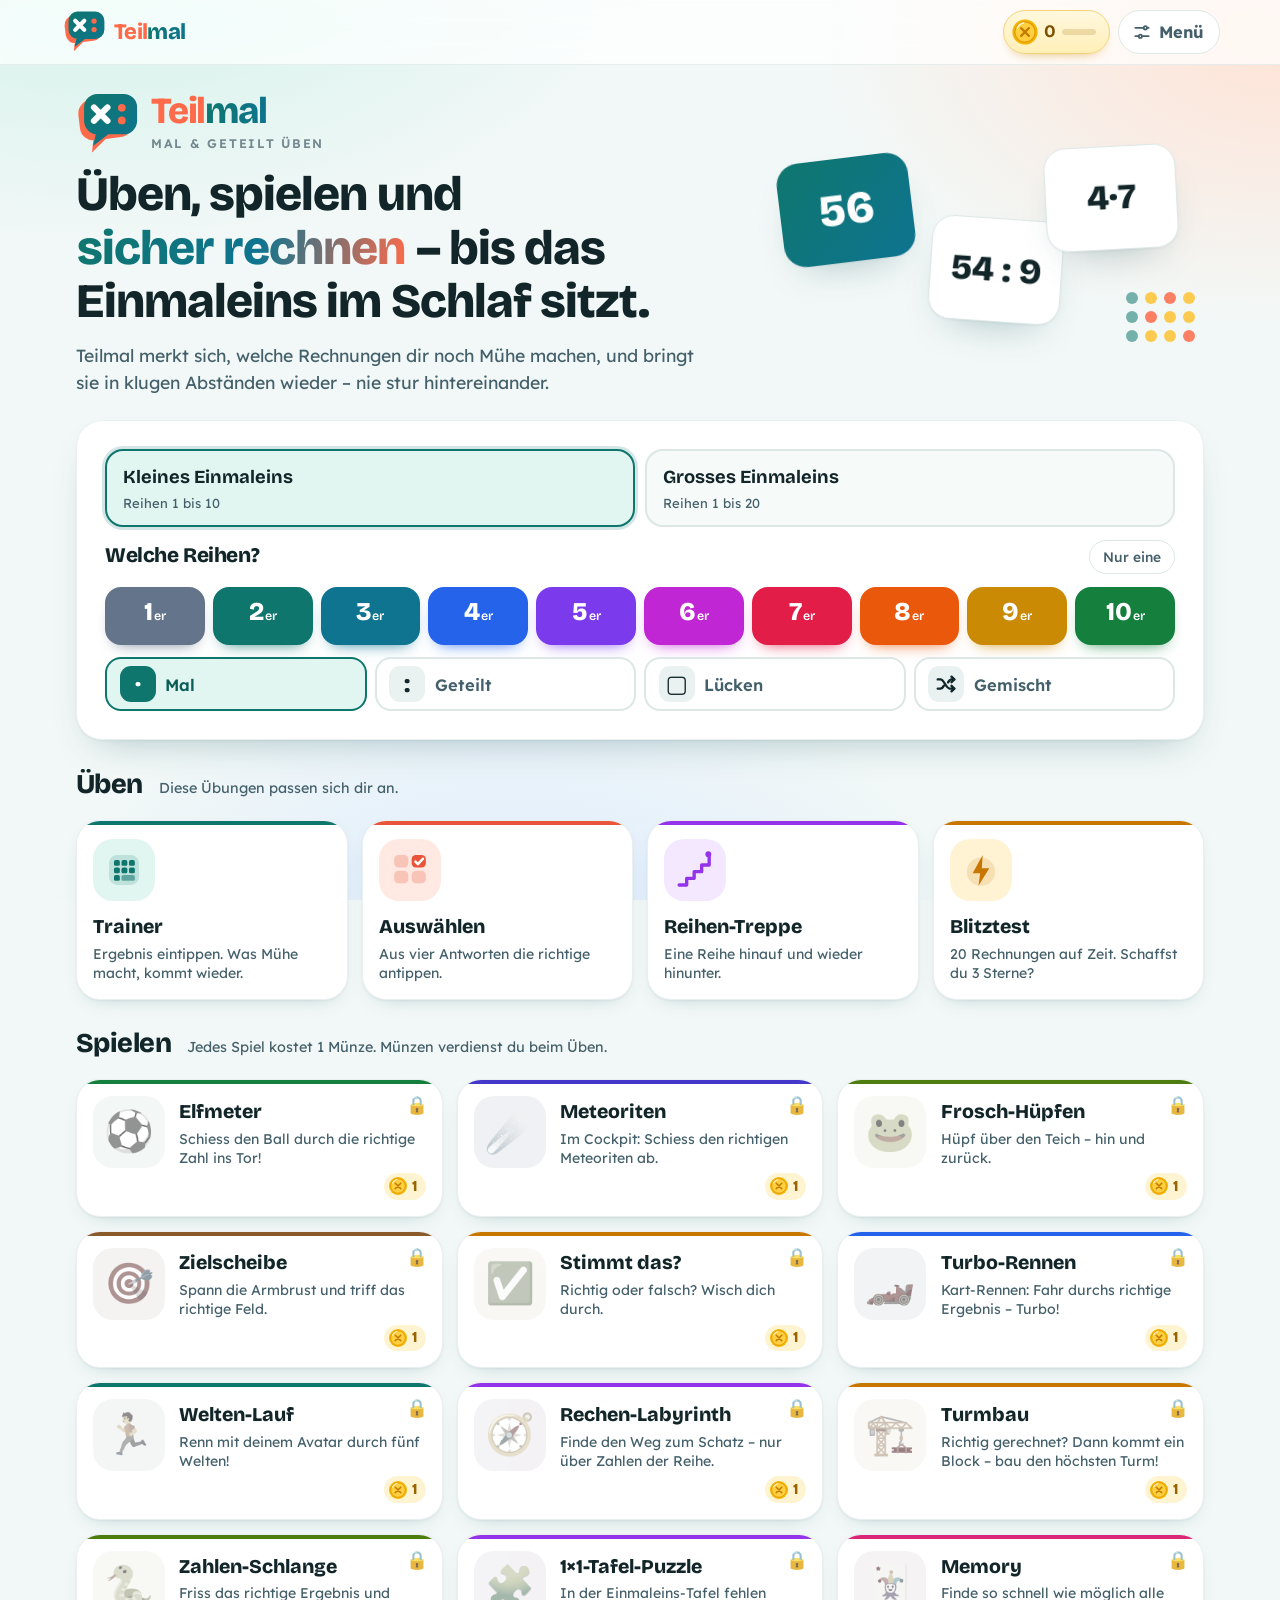
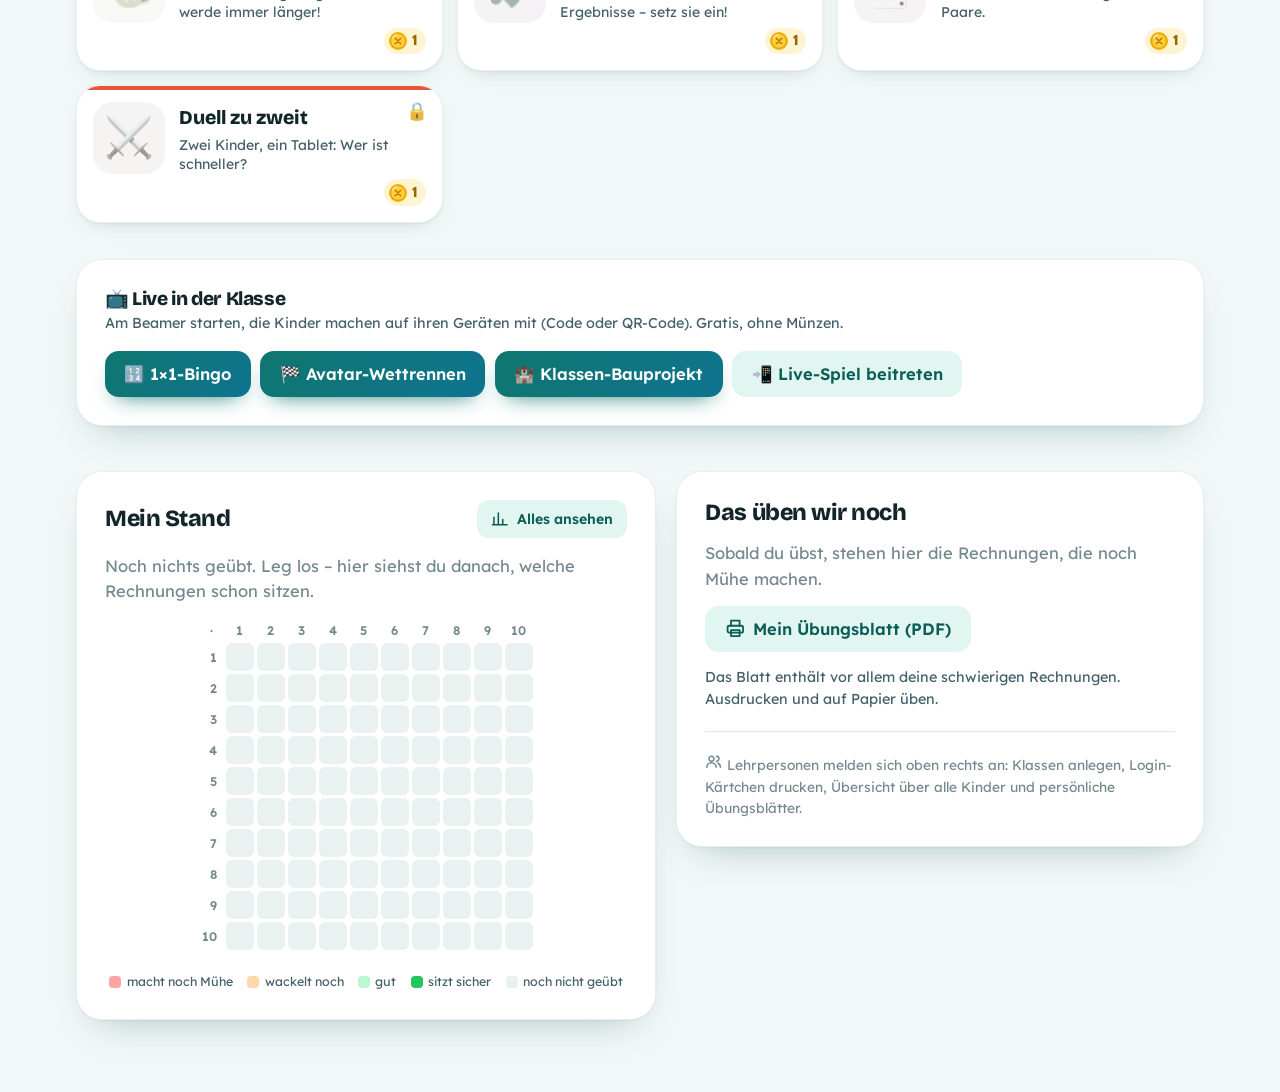
<file: index.html>
<!doctype html>
<html lang="de">
<head>
  <meta charset="utf-8">
  <meta name="viewport" content="width=device-width, initial-scale=1, viewport-fit=cover">
  <title>Teilmal – Mal &amp; Geteilt üben</title>
  <meta name="description" content="Teilmal: Mal und Geteilt üben, das kleine und das grosse Einmaleins festigen – mit Trainer, 3D-Spielen wie Elfmeter, Meteoriten und Frosch-Hüpfen, Klassen-Logins, Übersicht für Lehrpersonen und persönlichen Übungsblättern als PDF.">
  <meta name="theme-color" content="#0F766E">
  <link rel="icon" href="data:image/svg+xml,%3Csvg%20xmlns%3D%22http%3A%2F%2Fwww.w3.org%2F2000%2Fsvg%22%20viewBox%3D%223%2011%2069%2069%22%3E%3Cdefs%3E%3ClinearGradient%20id%3D%22t%22%20x1%3D%220%22%20y1%3D%220%22%20x2%3D%221%22%20y2%3D%221%22%3E%3Cstop%20offset%3D%220%22%20stop-color%3D%22%230F766E%22%2F%3E%3Cstop%20offset%3D%221%22%20stop-color%3D%22%230E7490%22%2F%3E%3C%2FlinearGradient%3E%3C%2Fdefs%3E%3Cpath%20d%3D%22M27%2012H56a15%2015%200%200%201%2015%2015V42a15%2015%200%200%201-15%2015H39L22%2070l3-13H27a15%2015%200%200%201-15-15V27a15%2015%200%200%201%2015-15z%22%20fill%3D%22%23FF6B4A%22%20transform%3D%22translate%28-5%205%29%20rotate%28-7%2041%2040%29%22%2F%3E%3Cpath%20d%3D%22M27%2012H56a15%2015%200%200%201%2015%2015V42a15%2015%200%200%201-15%2015H39L22%2070l3-13H27a15%2015%200%200%201-15-15V27a15%2015%200%200%201%2015-15z%22%20fill%3D%22url%28%23t%29%22%2F%3E%3Cpath%20d%3D%22M23%2027l15%2015M38%2027%2023%2042%22%20stroke%3D%22%23fff%22%20stroke-width%3D%226.8%22%20stroke-linecap%3D%22round%22%2F%3E%3Cg%20fill%3D%22%23FF6B4A%22%3E%3Ccircle%20cx%3D%2254%22%20cy%3D%2227.5%22%20r%3D%224.3%22%2F%3E%3Ccircle%20cx%3D%2254%22%20cy%3D%2241.5%22%20r%3D%224.3%22%2F%3E%3C%2Fg%3E%3C%2Fsvg%3E">
  <link rel="apple-touch-icon" href="apple-touch-icon.png">
  <link rel="preconnect" href="https://fonts.googleapis.com">
  <link rel="preconnect" href="https://fonts.gstatic.com" crossorigin>
  <link rel="stylesheet" href="https://fonts.googleapis.com/css2?family=Bricolage+Grotesque:opsz,wght@12..96,600;12..96,800&family=Lexend:wght@400;500;600;700&display=swap">
  <link rel="stylesheet" href="css/styles.css?v=20261121201310">
  <link rel="stylesheet" href="css/menu.css?v=20261121201310">
  <link rel="stylesheet" href="css/avatar.css?v=20261121201310">
  <link rel="stylesheet" href="css/world3d.css?v=20261121201310">
  <link rel="stylesheet" href="css/games2.css?v=20261121201310">
  <link rel="stylesheet" href="css/runner3d.css?v=20261121201310">
</head>
<body>
  <div id="app">
    <noscript><p style="padding:2rem">Teilmal braucht JavaScript. Bitte aktiviere es in deinem Browser.</p></noscript>
  </div>
  <script src="js/umzug.js?v=20261121201310"></script>
  <script src="js/config.js?v=20261121201310"></script>
  <script src="js/vendor/qrcode.js?v=20261121201310"></script>
  <script src="js/kid-pics.js?v=20261121201310"></script>
  <script src="js/core.js?v=20261121201310"></script>
  <script src="js/ui.js?v=20261121201310"></script>
  <script src="js/coins.js?v=20261121201310"></script>
  <script src="js/modes.js?v=20261121201310"></script>
  <script src="js/games.js?v=20261121201310"></script>
  <script src="js/games2.js?v=20261121201310"></script>
  <script src="js/games3d.js?v=20261121201310"></script>
  <script src="js/kart3d.js?v=20261121201310"></script>
  <script src="js/sheets.js?v=20261121201310"></script>
  <script src="js/sso.js?v=20261121201310"></script>
  <script src="js/cloud.js?v=20261121201310"></script>
  <script>window.AVATAR_APP = 'einmaleins';</script>
  <script src="js/avatar.js?v=20261121201310"></script>
  <script src="js/shop3d.js?v=20261121201310"></script>
  <script src="js/world3d.js?v=20261121201310"></script>
  <script src="js/classes.js?v=20261121201310"></script>
  <script src="js/live.js?v=20261121201310"></script>
  <script src="js/menu.js?v=20261121201310"></script>
  <script src="js/main.js?v=20261121201310"></script>
</body>
</html>
</file>
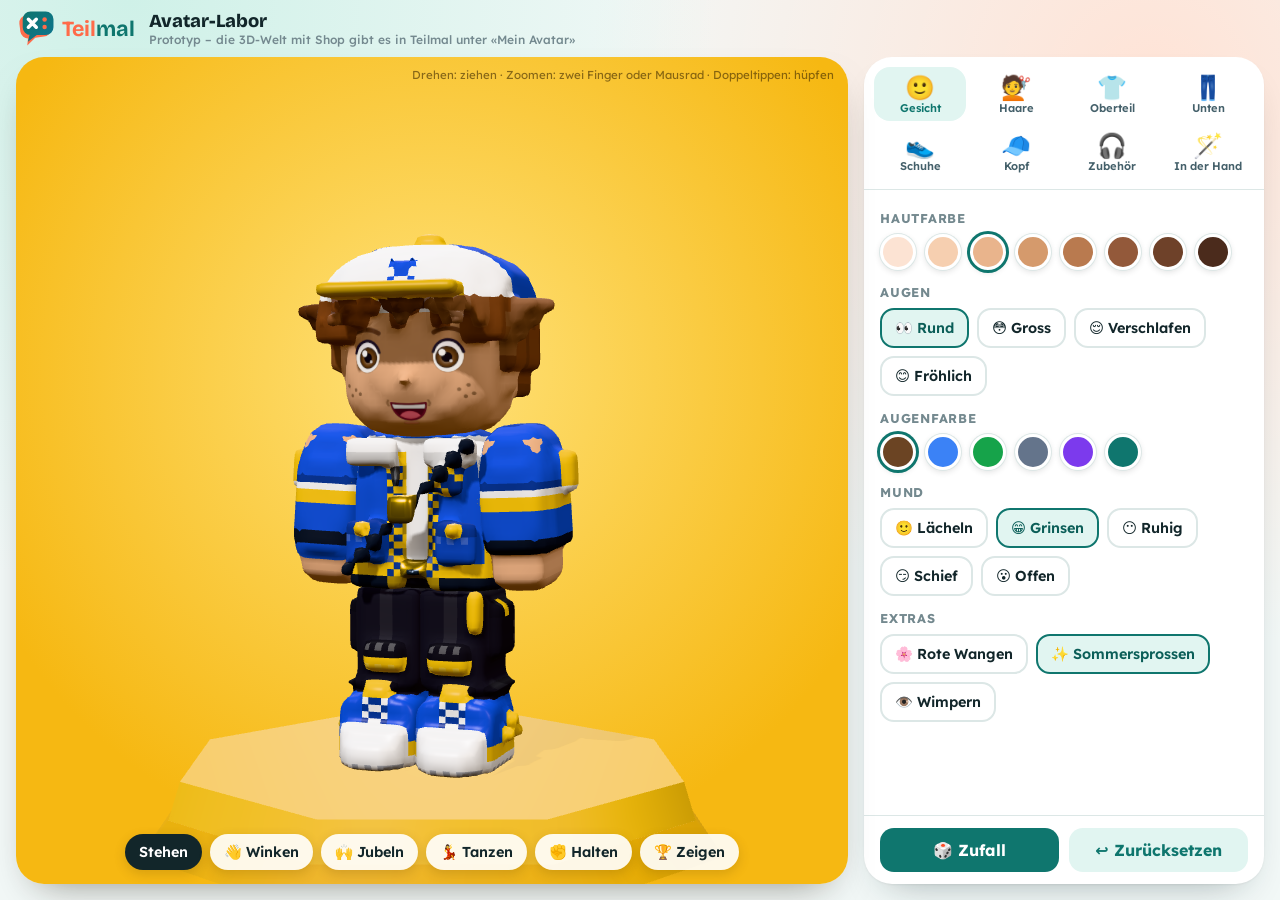
<file: labor/avatar.html>
<!doctype html>
<html lang="de">
<head>
  <meta charset="utf-8">
  <meta name="viewport" content="width=device-width, initial-scale=1, viewport-fit=cover">
  <meta name="robots" content="noindex, nofollow">
  <title>Teilmal – Avatar-Labor (Prototyp)</title>
  <link rel="icon" href="../icon.svg" type="image/svg+xml">
  <link rel="preconnect" href="https://fonts.googleapis.com">
  <link rel="preconnect" href="https://fonts.gstatic.com" crossorigin>
  <link rel="stylesheet" href="https://fonts.googleapis.com/css2?family=Bricolage+Grotesque:opsz,wght@12..96,600;12..96,800&family=Lexend:wght@400;500;600;700&display=swap">
  <link rel="stylesheet" href="avatar-lab.css?v=1">
</head>
<body>
  <header class="lab-top">
    <a class="lab-brand" href="../"><img src="../icon.svg" alt=""><b><span class="teil">Teil</span><span class="mal">mal</span></b></a>
    <span class="lab-title">Avatar-Labor <small>Prototyp – die 3D-Welt mit Shop gibt es in Teilmal unter «Mein Avatar»</small></span>
  </header>
  <main class="lab">
    <section class="lab-stage" id="stage" aria-label="Dein Avatar">
      <div class="lab-perf" id="perf" aria-hidden="true"></div>
      <div class="lab-anims" id="anims" role="group" aria-label="Bewegungen"></div>
      <p class="lab-hint">Drehen: ziehen · Zoomen: zwei Finger oder Mausrad · Doppeltippen: hüpfen</p>
      <p class="lab-nogl" id="nogl" hidden>Dieses Gerät kann leider keine 3D-Grafik anzeigen.</p>
    </section>
    <section class="lab-panel">
      <nav class="lab-tabs" id="tabs" role="tablist"></nav>
      <div class="lab-opts" id="opts"></div>
      <div class="lab-actions">
        <button class="lab-btn" id="rnd">🎲 Zufall</button>
        <button class="lab-btn ghost" id="reset">↩︎ Zurücksetzen</button>
      </div>
    </section>
  </main>
  <script src="../js/avatar3d.js?v=1"></script>
  <script type="module" src="avatar-lab.js?v=1"></script>
</body>
</html>
</file>
<file: css/styles.css>
/* Teilmal – Gestaltung
   Wie Vokaboom: hell, freundlich, grosse runde Karten, weiche Farbverläufe im Hintergrund.
   Eigene Farben: Petrol/Türkis als Hauptfarbe, dazu Koralle und Sonnengelb. Jede Übung und jedes Spiel mit eigener Farbe. */
:root {
  --bg: #F2F8F7;
  --bg-glow-1: #CFF1E8;
  --bg-glow-2: #FFE3D6;
  --bg-glow-3: #D9E9FF;
  --paper: #FFFFFF;
  --paper-2: #F6FAF9;
  --sunken: #EAF2F1;
  --sunken-2: #DCE8E6;
  --ink: #12262A;
  --ink-2: #44606A;
  --ink-3: #74898F;
  --line: #DCE7E6;
  --line-2: #C3D4D3;
  --brand: #0F766E;
  --brand-2: #0E7490;
  --brand-ink: #0B5E58;
  --brand-wash: #E1F5F1;
  --on-brand: #FFFFFF;
  --coral: #FF6B4A;
  --coral-ink: #B8361C;
  --coral-wash: #FFE9E2;
  --sun: #FFC233;
  --sun-wash: #FFF4D2;
  --green: #16A34A;
  --green-ink: #126B34;
  --green-wash: #DCF7E5;
  --red: #E0393E;
  --red-ink: #B42328;
  --red-wash: #FFE3E4;
  --orange: #EA7A0C;
  --orange-wash: #FFEDD8;
  --lv-none: #EAF2F1; --lv-none-ink: #8AA0A6;
  --lv-weak: #FCA5A5; --lv-weak-ink: #7F1D1D;
  --lv-shaky: #FED7AA; --lv-shaky-ink: #7C2D12;
  --lv-ok: #BBF7D0; --lv-ok-ink: #14532D;
  --lv-top: #22C55E; --lv-top-ink: #FFFFFF;
  --shadow-card: 0 1px 2px rgba(18, 38, 42, .05), 0 18px 40px -22px rgba(15, 80, 90, .38);
  --shadow-soft: 0 1px 2px rgba(18, 38, 42, .05), 0 8px 22px -14px rgba(15, 80, 90, .34);
  --shadow-pop: 0 30px 70px -24px rgba(18, 38, 42, .45);
  --overlay: rgba(10, 30, 34, .42);
  --glass: rgba(255, 255, 255, .74);
  --font-display: "Bricolage Grotesque", "Segoe UI", system-ui, -apple-system, sans-serif;
  --font-body: "Lexend", "Segoe UI", system-ui, -apple-system, "Helvetica Neue", Arial, sans-serif;
  --font-emoji: "Apple Color Emoji", "Segoe UI Emoji", "Noto Color Emoji", sans-serif;
  --gutter-l: max(16px, env(safe-area-inset-left, 0px));
  --gutter-r: max(16px, env(safe-area-inset-right, 0px));
  --r-lg: 26px; --r-md: 18px; --r-sm: 13px;
}
@media (prefers-color-scheme: dark) {
  :root:not([data-theme="light"]) {
    --bg: #0B1719; --bg-glow-1: #0F3B37; --bg-glow-2: #3A1D16; --bg-glow-3: #12274A;
    --paper: #142427; --paper-2: #182B2F; --sunken: #1D3236; --sunken-2: #263F44;
    --ink: #E8F4F2; --ink-2: #B4CBCB; --ink-3: #85A0A3; --line: #24393D; --line-2: #33504F;
    --brand: #2DD4BF; --brand-2: #38BDF8; --brand-ink: #7FE9DA; --brand-wash: #133A37; --on-brand: #06201D;
    --coral: #FF8A6B; --coral-ink: #FFB29E; --coral-wash: #3D1F17; --sun: #FFCE5C; --sun-wash: #3A3012;
    --green: #34D399; --green-ink: #8CF0C6; --green-wash: #10382C;
    --red: #FF6B75; --red-ink: #FFA0A6; --red-wash: #45191F; --orange-wash: #43290F;
    --lv-none: #1D3236; --lv-none-ink: #6E8A8E; --lv-weak: #7F2A2A; --lv-weak-ink: #FFD1D1; --lv-shaky: #6B3D12; --lv-shaky-ink: #FFE2C2;
    --lv-ok: #1F5B3A; --lv-ok-ink: #CFF7DD; --lv-top: #22C55E; --lv-top-ink: #04210F;
    --shadow-card: 0 1px 2px rgba(0, 0, 0, .3), 0 18px 40px -20px rgba(0, 0, 0, .75);
    --shadow-soft: 0 1px 2px rgba(0, 0, 0, .3), 0 8px 22px -12px rgba(0, 0, 0, .7);
    --overlay: rgba(2, 10, 12, .62); --glass: rgba(20, 36, 39, .74);
    color-scheme: dark;
  }
}
:root[data-theme="dark"] {
  --bg: #0B1719; --bg-glow-1: #0F3B37; --bg-glow-2: #3A1D16; --bg-glow-3: #12274A;
  --paper: #142427; --paper-2: #182B2F; --sunken: #1D3236; --sunken-2: #263F44;
  --ink: #E8F4F2; --ink-2: #B4CBCB; --ink-3: #85A0A3; --line: #24393D; --line-2: #33504F;
  --brand: #2DD4BF; --brand-2: #38BDF8; --brand-ink: #7FE9DA; --brand-wash: #133A37; --on-brand: #06201D;
  --coral: #FF8A6B; --coral-ink: #FFB29E; --coral-wash: #3D1F17; --sun: #FFCE5C; --sun-wash: #3A3012;
  --green: #34D399; --green-ink: #8CF0C6; --green-wash: #10382C;
  --red: #FF6B75; --red-ink: #FFA0A6; --red-wash: #45191F; --orange-wash: #43290F;
  --lv-none: #1D3236; --lv-none-ink: #6E8A8E; --lv-weak: #7F2A2A; --lv-weak-ink: #FFD1D1; --lv-shaky: #6B3D12; --lv-shaky-ink: #FFE2C2;
  --lv-ok: #1F5B3A; --lv-ok-ink: #CFF7DD; --lv-top: #22C55E; --lv-top-ink: #04210F;
  --shadow-card: 0 1px 2px rgba(0, 0, 0, .3), 0 18px 40px -20px rgba(0, 0, 0, .75);
  --shadow-soft: 0 1px 2px rgba(0, 0, 0, .3), 0 8px 22px -12px rgba(0, 0, 0, .7);
  --overlay: rgba(2, 10, 12, .62); --glass: rgba(20, 36, 39, .74);
  color-scheme: dark;
}

/* Farben der Übungen und Spiele */
.c-teal { --c: #0F766E; --cw: #E1F5F1; }
.c-coral { --c: #E8553A; --cw: #FFE9E2; }
.c-blue { --c: #2563EB; --cw: #E3ECFF; }
.c-purple { --c: #9333EA; --cw: #F3E8FF; }
.c-sun { --c: #C77700; --cw: #FFF3D4; }
.c-green { --c: #15803D; --cw: #DDF7E5; }
.c-night { --c: #4338CA; --cw: #E4E7FF; }
.c-lime { --c: #4D7C0F; --cw: #ECFCCB; }
.c-pink { --c: #DB2777; --cw: #FDE7F1; }
:root[data-theme="dark"] .c-teal, :root[data-theme="dark"] .c-coral, :root[data-theme="dark"] .c-blue, :root[data-theme="dark"] .c-purple, :root[data-theme="dark"] .c-sun, :root[data-theme="dark"] .c-green, :root[data-theme="dark"] .c-night, :root[data-theme="dark"] .c-lime, :root[data-theme="dark"] .c-pink { --cw: color-mix(in srgb, var(--c) 22%, var(--paper)); --c: color-mix(in srgb, var(--c) 55%, #fff); }
@media (prefers-color-scheme: dark) {
  :root:not([data-theme="light"]) :is(.c-teal, .c-coral, .c-blue, .c-purple, .c-sun, .c-green, .c-night, .c-lime, .c-pink) { --cw: color-mix(in srgb, var(--c) 22%, var(--paper)); --c: color-mix(in srgb, var(--c) 55%, #fff); }
}

/* ---------- Grundlagen ---------- */
*, *::before, *::after { box-sizing: border-box; }
html { -webkit-text-size-adjust: 100%; }
body {
  margin: 0; min-height: 100vh;
  background-color: var(--bg);
  background-image:
    radial-gradient(900px 520px at 8% -8%, var(--bg-glow-1), transparent 62%),
    radial-gradient(760px 480px at 100% 4%, var(--bg-glow-2), transparent 60%),
    radial-gradient(820px 560px at 40% 110%, var(--bg-glow-3), transparent 60%);
  background-attachment: fixed;
  color: var(--ink); font-family: var(--font-body); font-size: 16.5px; line-height: 1.55;
  -webkit-font-smoothing: antialiased;
}
body::before { content: ""; position: fixed; inset: 0 0 auto; height: env(safe-area-inset-top, 0px); z-index: 30; background: var(--glass); }
body.has-modal { overflow: hidden; }
h1, h2, h3 { font-family: var(--font-display); font-weight: 800; line-height: 1.1; margin: 0; text-wrap: balance; letter-spacing: -.02em; }
h3 { font-size: 1.15rem; }
p { margin: 0; }
a { color: var(--brand-ink); }
button, input, textarea, select { font: inherit; color: inherit; }
button { cursor: pointer; }
:focus-visible { outline: 3px solid var(--brand); outline-offset: 2px; border-radius: 12px; }
code { font-family: ui-monospace, "SF Mono", Menlo, Consolas, monospace; font-size: .85em; background: var(--sunken); padding: .1em .45em; border-radius: 7px; }
mark { background: linear-gradient(100deg, var(--brand), var(--brand-2) 55%, var(--coral)); -webkit-background-clip: text; background-clip: text; color: transparent; padding: 0 .02em; }
[hidden] { display: none !important; }
.sr-only { position: absolute; width: 1px; height: 1px; overflow: hidden; clip: rect(0 0 0 0); white-space: nowrap; }
.icon { width: 1.25em; height: 1.25em; flex: none; fill: none; stroke: currentColor; stroke-width: 2.1; stroke-linecap: round; stroke-linejoin: round; }
.muted { color: var(--ink-3); }
.small { font-size: .86rem; }
.center { text-align: center; }
.hint { color: var(--ink-2); font-size: .9rem; }
.warn-text { color: var(--red); }
.row { display: flex; flex-wrap: wrap; gap: .6rem; align-items: center; }
.row.center { justify-content: center; }
.label { font-weight: 600; font-size: .78rem; letter-spacing: .07em; text-transform: uppercase; color: var(--ink-3); }
.eyebrow { display: flex; align-items: center; gap: .5rem; font-weight: 600; font-size: .8rem; letter-spacing: .08em; text-transform: uppercase; color: var(--ink-3); }
hr { border: 0; border-top: 1px solid var(--line); margin: .4rem 0; }
.empty { color: var(--ink-3); }

/* ---------- Kopfzeile ---------- */
.topbar {
  position: sticky; top: env(safe-area-inset-top, 0px); z-index: 20;
  background: var(--glass); -webkit-backdrop-filter: saturate(1.6) blur(14px); backdrop-filter: saturate(1.6) blur(14px);
  border-bottom: 1px solid color-mix(in srgb, var(--line) 70%, transparent);
  padding-left: var(--gutter-l); padding-right: var(--gutter-r);
}
.topbar-inner { max-width: 1160px; margin: 0 auto; display: flex; align-items: center; gap: .75rem; min-height: 64px; }
.back-btn { flex: none; display: grid; place-items: center; width: 44px; height: 44px; border-radius: 14px; border: 1px solid var(--line); background: var(--paper); color: var(--ink); box-shadow: var(--shadow-soft); }
.back-btn:hover { background: var(--brand-wash); color: var(--brand-ink); }
@media (max-width: 560px) { .topbar.has-back .brand-name, .topbar.has-back .crumbs { display: none; } }
.brand { display: flex; align-items: center; gap: .55rem; background: none; border: 0; padding: .3rem .2rem; color: var(--ink); border-radius: 14px; }
.brand-name { font-family: var(--font-display); font-weight: 800; font-size: 1.38rem; letter-spacing: -.03em; }
/* Schriftzug «Teilmal»: «Teil» im selben Koralle wie der Doppelpunkt im Logo, «mal» in Petrol */
.brand-name .teil { color: #FF6B4A; }
.brand-name .mal { background: linear-gradient(100deg, var(--brand), var(--brand-2)); -webkit-background-clip: text; background-clip: text; color: transparent; }
.brand-mark { display: block; width: 42px; height: 42px; flex: none; }
.brand-mark svg { display: block; width: 100%; height: 100%; overflow: visible; }
.brand:hover .brand-mark svg { animation: bm-hop .5s ease; transform-origin: 30% 90%; }
.brand:hover .bm-colon { animation: bm-colon .5s ease; transform-box: fill-box; transform-origin: center; }
@keyframes bm-hop { 40% { transform: rotate(-6deg) scale(1.06); } }
@keyframes bm-colon { 40% { transform: scale(1.25); } }
/* Startseite: Logo, Schriftzug und Unterzeile */
.home-brand { display: flex; align-items: center; gap: .8rem; }
.home-brand-mark { display: block; width: 62px; height: 62px; flex: none; }
.home-brand-mark svg { display: block; width: 100%; height: 100%; overflow: visible; }
.home-brand-text { display: grid; gap: .3rem; }
.home-brand .brand-name { font-size: 2.3rem; line-height: .95; }
.brand-claim { font-weight: 600; font-size: .78rem; letter-spacing: .14em; text-transform: uppercase; color: var(--ink-3); }
.crumbs { display: flex; align-items: center; gap: .3rem; min-width: 0; flex: 1; overflow: hidden; }
.crumb { display: inline-flex; align-items: center; gap: .45rem; background: none; border: 0; padding: .35rem .6rem; border-radius: 10px; color: var(--ink-2); font-weight: 500; min-width: 0; }
.crumb span { white-space: nowrap; overflow: hidden; text-overflow: ellipsis; }
button.crumb:hover { background: var(--sunken); color: var(--ink); }
.crumb.current { color: var(--ink); white-space: nowrap; font-weight: 600; }
.crumb-sep { color: var(--line-2); }
.topbar-actions { display: flex; align-items: center; gap: .5rem; margin-left: auto; }
.icon-btn { display: inline-grid; place-items: center; width: 44px; height: 44px; flex: none; border-radius: 14px; border: 1px solid var(--line); background: var(--paper); color: var(--ink-2); }
.icon-btn:hover { color: var(--ink); background: var(--paper-2); }
.icon-btn.subtle { background: transparent; border-color: transparent; color: var(--ink-3); }
.icon-btn.subtle:hover { background: var(--red-wash); color: var(--red); }
.account-btn { position: relative; display: inline-flex; align-items: center; gap: .45rem; min-height: 44px; max-width: 40vw; padding: .35rem .9rem .35rem .7rem; border-radius: 99px; border: 1px solid var(--line); background: var(--paper); font-weight: 600; color: var(--ink-2); }
.account-btn:hover { color: var(--ink); border-color: var(--line-2); }
.account-btn:not(.in) { background: linear-gradient(135deg, var(--brand), var(--brand-2)); color: var(--on-brand); border-color: transparent; box-shadow: 0 8px 18px -10px var(--brand); }
.account-name { white-space: nowrap; overflow: hidden; text-overflow: ellipsis; min-width: 0; }
.account-btn.kid .kid-av { width: 22px; height: 22px; }
.sync-dot { width: 9px; height: 9px; border-radius: 50%; flex: none; background: var(--green); box-shadow: 0 0 0 3px var(--green-wash); }
.sync-dot.syncing { background: var(--sun); box-shadow: 0 0 0 3px var(--sun-wash); animation: blink 1s ease-in-out infinite; }
.sync-dot.error { background: var(--red); box-shadow: 0 0 0 3px var(--red-wash); }
@keyframes blink { 50% { opacity: .35; } }
.view { max-width: 1160px; margin: 0 auto; padding-left: var(--gutter-l); padding-right: var(--gutter-r); padding-block: 28px 72px; outline: none; }

/* ---------- Knöpfe ---------- */
.btn {
  --bg: var(--paper); --fg: var(--ink); --bd: var(--line-2); --sh: 0 1px 2px rgba(18, 38, 42, .06);
  display: inline-flex; align-items: center; justify-content: center; gap: .5rem;
  min-height: 46px; padding: .55rem 1.15rem; border-radius: 14px; border: 1px solid var(--bd); background: var(--bg); color: var(--fg);
  font-weight: 600; line-height: 1.2; text-align: center; text-decoration: none; box-shadow: var(--sh);
  transition: transform .1s ease, box-shadow .15s ease, filter .15s ease; touch-action: manipulation;
}
.btn:hover { filter: brightness(1.04); transform: translateY(-1px); }
.btn:active:not(:disabled) { transform: translateY(1px) scale(.99); }
.btn:disabled { opacity: .5; cursor: not-allowed; transform: none; }
.btn.primary { --bg: linear-gradient(135deg, var(--brand), var(--brand-2)); --fg: var(--on-brand); --bd: transparent; --sh: 0 10px 22px -12px var(--brand); }
.btn.secondary { --bg: var(--brand-wash); --fg: var(--brand-ink); --bd: transparent; --sh: none; }
.btn.ghost { --bg: var(--paper); --fg: var(--ink-2); --bd: var(--line); }
.btn.danger { --bg: var(--red); --fg: #fff; --bd: transparent; }
.btn.big { min-height: 56px; padding: .7rem 1.6rem; font-size: 1.06rem; border-radius: 18px; }
.btn.small { min-height: 38px; padding: .35rem .85rem; font-size: .88rem; border-radius: 12px; }
.link-btn { background: none; border: 0; padding: .3rem .5rem; color: var(--brand-ink); font-weight: 500; text-decoration: underline; text-underline-offset: 3px; border-radius: 8px; }
.seg { display: inline-flex; flex-wrap: wrap; gap: 3px; padding: 4px; background: var(--sunken); border-radius: 16px; }
.seg-btn { display: inline-flex; align-items: center; gap: .45rem; min-height: 40px; padding: .4rem .95rem; border: 0; border-radius: 12px; background: transparent; color: var(--ink-2); font-weight: 500; }
.seg-btn:hover { color: var(--ink); }
.seg-btn[aria-pressed="true"] { background: var(--paper); color: var(--ink); font-weight: 600; box-shadow: var(--shadow-soft); }
.seg.small .seg-btn { min-height: 34px; padding: .28rem .75rem; font-size: .9rem; }
.chip { min-height: 34px; padding: .3rem .8rem; border-radius: 99px; border: 1px solid var(--line); background: var(--paper); color: var(--ink-2); font-size: .86rem; font-weight: 500; }
.chip:hover { border-color: var(--brand); color: var(--brand-ink); }
input[type="text"], input[type="password"], input[type="email"], textarea, select {
  width: 100%; border: 1.5px solid var(--line-2); border-radius: 14px; background: var(--paper); padding: .6rem .85rem; min-height: 46px; color: var(--ink);
  transition: border-color .15s ease, box-shadow .15s ease;
}
input:focus, textarea:focus, select:focus { border-color: var(--brand); outline: none; box-shadow: 0 0 0 4px color-mix(in srgb, var(--brand) 18%, transparent); }
.field { display: grid; gap: .4rem; }
.switch { display: flex; align-items: center; gap: .7rem; font-weight: 500; cursor: pointer; }
.switch input { width: 22px; height: 22px; accent-color: var(--brand); flex: none; }
.switch.small { font-size: .9rem; }
.spinner { display: inline-block; width: 1em; height: 1em; border-radius: 50%; border: 2.5px solid var(--line-2); border-top-color: var(--brand); animation: spin .8s linear infinite; vertical-align: -2px; }
@keyframes spin { to { transform: rotate(360deg); } }
.panel { background: var(--paper); border: 1px solid color-mix(in srgb, var(--line) 60%, transparent); border-radius: var(--r-lg); padding: clamp(18px, 3vw, 28px); box-shadow: var(--shadow-card); min-width: 0; display: grid; gap: .9rem; align-content: start; }
.panel h2 { font-size: 1.45rem; display: flex; align-items: center; gap: .45rem; }
.pill { display: inline-block; font-size: .8rem; padding: .1rem .55rem; border-radius: 99px; background: var(--sunken); font-weight: 600; }
.pill.good { background: var(--green-wash); color: var(--green-ink); }
.pill.mid { background: var(--sun-wash); }
.pill.low { background: var(--red-wash); color: var(--red-ink); }
.banner { display: flex; align-items: flex-start; gap: .8rem; padding: .9rem 1.15rem; border-radius: 18px; }
.banner.bad { background: var(--red-wash); color: var(--red-ink); }
.stars { display: inline-flex; gap: 2px; vertical-align: middle; }
.star { width: 1.05em; height: 1.05em; fill: var(--sunken-2); stroke: none; }
.star.on { fill: var(--sun); }
.result .stars .star { width: 52px; height: 52px; filter: drop-shadow(0 6px 10px rgba(255, 194, 51, .35)); }

/* ---------- Startseite ---------- */
.home { display: grid; gap: 20px; }
.hero { display: grid; gap: 1.5rem; align-items: center; margin-bottom: .2rem; }
@media (min-width: 900px) { .hero { grid-template-columns: minmax(0, 1.5fr) minmax(0, 1fr); } }
.hero-text { display: grid; gap: .8rem; }
.hero h1 { font-size: clamp(1.9rem, 4.4vw, 3rem); line-height: 1.12; }
.lead { font-size: 1.1rem; color: var(--ink-2); max-width: 40rem; }
.hero-art { position: relative; height: 210px; display: none; }
@media (min-width: 900px) { .hero-art { display: block; } }
.flip-tile { position: absolute; width: 132px; height: 104px; perspective: 600px; }
.flip-tile.t0 { left: 4%; top: 18px; transform: rotate(-7deg); }
.flip-tile.t1 { left: 38%; top: 78px; transform: rotate(4deg); }
.flip-tile.t2 { left: 64%; top: 6px; transform: rotate(-3deg); }
.flip-in { position: relative; display: block; width: 100%; height: 100%; transition: transform .6s cubic-bezier(.3, 1.4, .5, 1); transform-style: preserve-3d; }
.flip-tile.show .flip-in { transform: rotateY(180deg); }
.ft-front, .ft-back { position: absolute; inset: 0; display: grid; place-items: center; border-radius: 22px; backface-visibility: hidden; font-family: var(--font-display); font-weight: 800; font-size: 2.2rem; box-shadow: var(--shadow-card); }
.ft-front { background: var(--paper); color: var(--ink); border: 1px solid var(--line); }
.ft-back { background: linear-gradient(135deg, var(--brand), var(--brand-2)); color: #fff; transform: rotateY(180deg); font-size: 2.8rem; }
.t1 .ft-back { background: linear-gradient(135deg, #FF6B4A, #F59E0B); }
.t2 .ft-back { background: linear-gradient(135deg, #2563EB, #0E7490); }
.hero-dots { position: absolute; right: 2%; bottom: 8px; display: grid; grid-template-columns: repeat(4, 12px); gap: 7px; }
.hero-dots i { width: 12px; height: 12px; border-radius: 50%; background: var(--sun); opacity: .85; }
.hero-dots i:nth-child(3n) { background: var(--coral); }
.hero-dots i:nth-child(4n+1) { background: var(--brand); opacity: .55; }

.reihen-panel { gap: .8rem; }
.rp-head { display: flex; flex-wrap: wrap; align-items: center; justify-content: space-between; gap: .6rem; }
.rp-head h2 { font-size: 1.3rem; }
.quick-pick { display: flex; flex-wrap: wrap; gap: 6px; }
.reihen { display: grid; grid-template-columns: repeat(10, minmax(0, 1fr)); gap: 8px; }
@media (max-width: 640px) { .reihen { grid-template-columns: repeat(5, minmax(0, 1fr)); } }
.reihe {
  --rc: var(--brand);
  display: flex; align-items: baseline; justify-content: center; gap: 1px; min-height: 58px; border-radius: 16px;
  border: 2px solid color-mix(in srgb, var(--rc) 35%, var(--line)); background: var(--paper); color: var(--ink-3);
  font-family: var(--font-display); transition: transform .12s, background-color .12s; padding: .4rem 0;
}
.reihe b { font-size: 1.6rem; font-weight: 800; line-height: 1.3; }
.reihe small { font-size: .78rem; font-weight: 600; }
.reihe[aria-pressed="true"] { background: var(--rc); border-color: var(--rc); color: #fff; box-shadow: 0 8px 16px -10px var(--rc); }
.reihe:hover:not(:disabled) { transform: translateY(-2px); }
.reihe:disabled { opacity: .35; cursor: not-allowed; }
.reihe[aria-pressed="true"]:disabled { opacity: 1; cursor: default; }
.op-chip[aria-pressed="true"]:disabled { opacity: 1; cursor: default; }
.reihe.r1 { --rc: #64748B; } .reihe.r2 { --rc: #0F766E; } .reihe.r3 { --rc: #0E7490; } .reihe.r4 { --rc: #2563EB; } .reihe.r5 { --rc: #7C3AED; }
.reihe.r6 { --rc: #C026D3; } .reihe.r7 { --rc: #E11D48; } .reihe.r8 { --rc: #EA580C; } .reihe.r9 { --rc: #CA8A04; } .reihe.r10 { --rc: #15803D; }
.size-pick { display: grid; grid-template-columns: 1fr 1fr; gap: 10px; }
.size-btn { display: grid; gap: .1rem; text-align: left; padding: .75rem 1rem; border-radius: 18px; border: 2px solid var(--line); background: var(--paper-2); color: var(--ink-2); transition: border-color .15s, background-color .15s, transform .1s; }
.size-btn b { font-family: var(--font-display); font-size: 1.15rem; color: var(--ink); }
.size-btn small { font-size: .82rem; }
.size-btn:hover { transform: translateY(-1px); border-color: var(--line-2); }
.size-btn[aria-checked="true"] { border-color: var(--brand); background: var(--brand-wash); box-shadow: 0 0 0 3px color-mix(in srgb, var(--brand) 18%, transparent); }
.size-btn.big[aria-checked="true"] { border-color: var(--coral); background: var(--coral-wash); box-shadow: 0 0 0 3px color-mix(in srgb, var(--coral) 18%, transparent); }
.reihen.big .reihe { min-height: 50px; }
.reihen.big .reihe b { font-size: 1.35rem; }
.reihe.gross { border-style: dashed; }
.reihe.gross[aria-pressed="true"] { border-style: solid; background: linear-gradient(135deg, var(--rc), color-mix(in srgb, var(--rc) 70%, #000)); }
.op-pick { display: grid; grid-template-columns: repeat(auto-fit, minmax(110px, 1fr)); gap: 8px; }
.op-btn { display: flex; align-items: center; gap: .6rem; min-height: 54px; padding: .4rem .8rem; border-radius: 16px; border: 2px solid var(--line); background: var(--paper); color: var(--ink-2); font-weight: 600; transition: border-color .15s, background-color .15s; }
.op-sym { display: grid; place-items: center; width: 36px; height: 36px; flex: none; border-radius: 11px; background: var(--sunken); color: var(--ink); font-family: var(--font-display); font-weight: 800; font-size: 1.5rem; line-height: 1; }
.op-sym .icon { width: 22px; height: 22px; stroke-width: 2.6; }
.op-btn[aria-checked="true"] { border-color: var(--brand); background: var(--brand-wash); color: var(--brand-ink); }
.op-btn[aria-checked="true"] .op-sym { background: var(--brand); color: #fff; }
.op-btn:disabled { opacity: .55; cursor: default; }
.ops-row { display: flex; flex-wrap: wrap; gap: .5rem .7rem; align-items: center; }
.op-chip { display: inline-flex; align-items: center; gap: .4rem; min-height: 40px; padding: .3rem .9rem; border-radius: 99px; border: 1.5px solid var(--line-2); background: var(--paper); color: var(--ink-2); font-weight: 600; }
.op-chip code { background: var(--sunken); font-family: var(--font-display); font-weight: 800; font-size: .92rem; padding: .05rem .45rem; border-radius: 8px; color: var(--ink); }
.op-chip[aria-pressed="true"] code { background: var(--paper); }
.op-chip[aria-pressed="true"] { background: var(--brand-wash); border-color: var(--brand); color: var(--brand-ink); }
.op-chip:disabled { opacity: .5; cursor: not-allowed; }

.section-head { display: flex; flex-wrap: wrap; align-items: baseline; gap: .4rem 1rem; margin-top: .6rem; }
.section-head h2 { font-size: 1.7rem; }
.tiles { display: grid; gap: 14px; grid-template-columns: repeat(auto-fit, minmax(min(100%, 196px), 1fr)); }
.tiles.games { grid-template-columns: repeat(auto-fill, minmax(min(100%, 320px), 1fr)); }
.tile {
  position: relative; display: grid; grid-template-columns: auto minmax(0, 1fr); gap: .3rem .9rem; align-items: center; align-content: start; text-align: left;
  padding: 16px; border-radius: 24px; border: 1px solid color-mix(in srgb, var(--line) 60%, transparent); background: var(--paper);
  box-shadow: var(--shadow-soft); color: var(--ink); overflow: hidden; transition: transform .15s ease, box-shadow .15s ease;
}
.tiles:not(.games) .tile { grid-template-columns: minmax(0, 1fr); gap: .7rem; padding: 18px 16px 16px; }
@media (max-width: 560px) { .tiles:not(.games) .tile { grid-template-columns: auto minmax(0, 1fr); gap: .3rem .9rem; } }
.tile::before { content: ""; position: absolute; inset: 0 0 auto; height: 4px; background: var(--c); }
.tile:hover { transform: translateY(-3px); box-shadow: var(--shadow-card); }
.tiles.games .tile-art { width: 72px; height: 72px; }
.tiles.games .tile-art .emo { font-size: 2.5rem; }
.tile-art { display: grid; place-items: center; width: 62px; height: 62px; border-radius: 20px; background: var(--cw); color: var(--c); }
.tile-art svg { width: 40px; height: 40px; }
.tile-art .emo { font-family: var(--font-emoji); font-size: 2.1rem; line-height: 1; }
.tile-text { display: grid; gap: .15rem; }
.tile-text strong { font-family: var(--font-display); font-size: 1.22rem; font-weight: 800; }
.tile-text small { color: var(--ink-2); font-size: .88rem; line-height: 1.35; }
.tile-foot { grid-column: 1 / -1; display: flex; align-items: center; justify-content: space-between; gap: .5rem; }
.tile-cost { display: inline-flex; align-items: center; gap: .25rem; font-family: var(--font-display); font-weight: 800; font-size: .95rem; color: #9A6400; background: #FFF4D2; padding: .1rem .55rem .1rem .25rem; border-radius: 99px; }
.tile-cost .coin-svg { width: 20px; height: 20px; }
.tile.locked .tile-art { filter: grayscale(.8); opacity: .6; }
.tile.locked::after { content: "🔒"; position: absolute; top: 12px; right: 14px; font-family: var(--font-emoji); font-size: 1.1rem; opacity: .8; }
.tile-best { grid-column: 1 / -1; display: inline-flex; align-items: center; gap: .3rem; justify-self: start; font-size: .78rem; font-weight: 600; color: var(--c); background: var(--cw); padding: .1rem .55rem; border-radius: 99px; }
.tile-best .icon { width: 1em; height: 1em; }
.home-grid { display: grid; gap: 20px; align-items: start; margin-top: .6rem; }
@media (min-width: 940px) { .home-grid { grid-template-columns: minmax(0, 1.1fr) minmax(0, 1fr); } }
.stats-head { display: flex; flex-wrap: wrap; align-items: center; justify-content: space-between; gap: .6rem; }
.stat-tiles { display: grid; grid-template-columns: repeat(4, minmax(0, 1fr)); gap: 8px; }
.stat-tiles.small { grid-template-columns: repeat(3, minmax(0, 1fr)); }
@media (max-width: 520px) { .stat-tiles { grid-template-columns: repeat(2, minmax(0, 1fr)); } }
.stat-tile { display: grid; gap: .1rem; padding: .7rem .8rem; border-radius: 16px; background: var(--paper-2); border: 1px solid var(--line); }
.stat-tile b { font-family: var(--font-display); font-size: 1.55rem; font-weight: 800; line-height: 1.1; font-variant-numeric: tabular-nums; }
.stat-tile .of { font-size: .9rem; color: var(--ink-3); font-weight: 600; }
.stat-tile small { color: var(--ink-2); font-size: .78rem; }
.focus-list { list-style: none; margin: 0; padding: 0; display: grid; gap: 6px; }
.focus-list li { display: flex; flex-wrap: wrap; justify-content: space-between; align-items: baseline; gap: .2rem .8rem; padding: .5rem .8rem; border-radius: 14px; background: var(--coral-wash); }
.fl-task { font-family: var(--font-display); font-weight: 800; font-size: 1.15rem; }
.fl-task b { color: var(--coral-ink); }
.fl-info { font-size: .82rem; color: var(--ink-2); }

/* ---------- Einmaleins-Tafel ---------- */
.tafel-wrap { overflow-x: auto; padding-bottom: 4px; }
.tafel { border-collapse: separate; border-spacing: 3px; margin: 0 auto; }
.tafel th { font-size: .78rem; color: var(--ink-3); font-weight: 600; text-align: center; padding: 0 2px; }
.tafel tbody th { text-align: right; padding-right: 6px; }
.tafel-wrap.big .tf { width: clamp(26px, 6vw, 40px); }
.tafel-wrap.big.compact .tf { width: clamp(16px, 4.2vw, 24px); }
.tafel .corner { color: var(--ink-3); }
.tafel td { padding: 0; }
.tf { position: relative; display: grid; place-items: center; width: clamp(28px, 6.6vw, 46px); aspect-ratio: 1; padding: 0; border: 0; border-radius: 9px; font-family: var(--font-body); font-size: clamp(.68rem, 1.9vw, .88rem); font-weight: 600; font-variant-numeric: tabular-nums; }
button.tf { transition: transform .1s; }
button.tf:hover { transform: scale(1.12); z-index: 1; box-shadow: var(--shadow-soft); }
.compact .tf { width: clamp(18px, 4.6vw, 28px); border-radius: 6px; }
.lv-none { background: var(--lv-none); color: var(--lv-none-ink); }
.lv-weak { background: var(--lv-weak); color: var(--lv-weak-ink); }
.lv-shaky { background: var(--lv-shaky); color: var(--lv-shaky-ink); }
.lv-ok { background: var(--lv-ok); color: var(--lv-ok-ink); }
.lv-top { background: var(--lv-top); color: var(--lv-top-ink); }
.tf em { position: absolute; top: -5px; right: -5px; display: grid; place-items: center; min-width: 16px; height: 16px; padding: 0 3px; border-radius: 99px; background: var(--red-ink); color: #fff; font-style: normal; font-size: .62rem; font-weight: 700; box-shadow: 0 0 0 2px var(--paper); }
.legend { display: flex; flex-wrap: wrap; justify-content: center; gap: .3rem .9rem; font-size: .78rem; color: var(--ink-2); }
.legend span { display: inline-flex; align-items: center; gap: .35rem; }
.legend i { width: 12px; height: 12px; border-radius: 4px; display: inline-block; }
.fact-level { display: inline-flex; align-items: center; gap: .4rem; justify-self: start; padding: .25rem .8rem; border-radius: 99px; font-weight: 600; font-size: .9rem; }
.hist { display: flex; gap: 4px; }
.hist i { width: 16px; height: 16px; border-radius: 5px; }
.hist i.ok { background: var(--green); }
.hist i.bad { background: var(--red); }
.reihen-bars { list-style: none; margin: 0; padding: 0; display: grid; gap: 6px; }
.reihen-bars li { display: grid; grid-template-columns: 2.6rem minmax(0, 1fr) auto; gap: .6rem; align-items: center; }
.rb-name { font-family: var(--font-display); font-weight: 800; }
.rb-bar { display: flex; height: 12px; border-radius: 99px; background: var(--sunken); overflow: hidden; }
.rb-bar i { display: block; height: 100%; }
.rb-bar i.ok { background: var(--lv-top); }
.rb-bar i.weak { background: var(--lv-weak); }
.rb-num { font-size: .84rem; color: var(--ink-2); font-variant-numeric: tabular-nums; }
.stand-view { display: grid; gap: 18px; }
.side-col { display: grid; gap: 20px; }
.day-bars { display: flex; align-items: flex-end; gap: 5px; height: 110px; }
.day-bars .db { flex: 1; height: 100%; display: flex; flex-direction: column; justify-content: flex-end; align-items: center; gap: 3px; }
.day-bars i { display: block; width: 100%; border-radius: 6px 6px 3px 3px; background: linear-gradient(var(--brand-2), var(--brand)); }
.day-bars small { font-size: .62rem; color: var(--ink-3); }

/* ---------- Übungen ---------- */
.mode { display: grid; gap: 14px; }
.mode-bar { display: flex; flex-wrap: wrap; align-items: center; justify-content: space-between; gap: .8rem 1.2rem; }
.mode-title { font-size: clamp(1.8rem, 4.4vw, 2.5rem); }
.mode-controls { display: flex; flex-wrap: wrap; align-items: center; gap: .6rem 1rem; }
.progress { height: 10px; border-radius: 99px; background: var(--sunken-2); overflow: hidden; }
.progress-fill { height: 100%; border-radius: 99px; background: linear-gradient(90deg, var(--c, var(--brand)), var(--brand-2)); transition: width .35s ease; min-width: 10px; }
.progress-label { display: flex; flex-wrap: wrap; justify-content: space-between; align-items: center; gap: .5rem; color: var(--ink-2); font-weight: 500; font-size: .94rem; margin-top: -4px; }
.tally { display: inline-flex; gap: .8rem; }
.tally b { display: inline-flex; align-items: center; gap: .3rem; font-weight: 600; }
.tally .ok { color: var(--green); }
.tally .bad { color: var(--red); }
.mode-hint { text-align: center; color: var(--ink-3); font-size: .9rem; }
@media (hover: none) { .mode-hint.keys { display: none; } }
.timer { display: inline-flex; align-items: center; gap: .35rem; font-weight: 600; font-variant-numeric: tabular-nums; background: var(--paper); border: 1px solid var(--line); padding: .35rem .8rem; border-radius: 99px; }
.timer b { font-family: var(--font-display); font-size: 1.2rem; }
.stage { display: grid; gap: 16px; align-content: start; }
@media (min-width: 860px) {
  .ex-trainer .stage, .ex-inverse .stage, .ex-blitz .stage { grid-template-columns: minmax(0, 1.3fr) minmax(0, 1fr); grid-template-areas: "card pad" "card under"; align-items: start; }
  :is(.ex-trainer, .ex-inverse, .ex-blitz) .stage > .task-card { grid-area: card; }
  :is(.ex-trainer, .ex-inverse, .ex-blitz) .stage > .numpad { grid-area: pad; }
  :is(.ex-trainer, .ex-inverse, .ex-blitz) .stage > .under-pad { grid-area: under; }
}
.task-card {
  position: relative; display: grid; justify-items: center; align-content: center; gap: 1rem; min-height: 230px;
  background: var(--paper); border-radius: 28px; box-shadow: var(--shadow-card); padding: clamp(20px, 4vw, 36px) clamp(14px, 3vw, 28px);
  border: 3px solid transparent; transition: border-color .15s, background-color .2s;
}
.task { display: flex; align-items: center; justify-content: center; flex-wrap: wrap; gap: .3em; font-family: var(--font-display); font-weight: 800; font-size: clamp(2.6rem, 10vw, 4.6rem); line-height: 1; font-variant-numeric: tabular-nums; }
.task .op { color: var(--ink-3); font-weight: 600; }
.task.small { font-size: inherit; gap: .25em; display: inline-flex; }
.slot { display: inline-grid; place-items: center; min-width: 1.5em; height: 1.18em; padding: 0 .18em; border-radius: .22em; background: var(--sunken); border: 3px dashed var(--line-2); color: var(--c, var(--brand)); transition: all .15s; }
.slot.filled { border-style: solid; border-color: var(--c, var(--brand)); background: var(--cw, var(--brand-wash)); }
.slot-val:empty::before { content: "\00a0"; }
.task-card.good { border-color: var(--green); background: color-mix(in srgb, var(--green-wash) 60%, var(--paper)); }
.task-card.good .slot { border-style: solid; border-color: var(--green); background: var(--green-wash); color: var(--green-ink); }
.task-card.bad { border-color: var(--red); animation: shake .4s; }
.task-card.bad .slot { border-style: solid; border-color: var(--red); background: var(--red-wash); color: var(--red); }
.task-card.fixing .slot { border-color: var(--sun); background: var(--sun-wash); }
@keyframes shake { 20%, 60% { transform: translateX(-8px); } 40%, 80% { transform: translateX(8px); } }
.feedback { min-height: 1.6em; text-align: center; display: grid; justify-items: center; }
.fb-good { display: inline-flex; align-items: center; gap: .4rem; color: var(--green-ink); font-weight: 700; font-size: 1.2rem; animation: pop .25s ease; }
.fb-bad { color: var(--red); font-weight: 700; font-size: 1.3rem; font-family: var(--font-display); }
.fb-wrong { display: grid; gap: .7rem; justify-items: center; animation: pop .25s ease; }
.fb-sol { font-size: 1.15rem; }
.fb-sol strong { font-family: var(--font-display); font-size: 1.4rem; color: var(--ink); }
@keyframes pop { from { transform: scale(.96); opacity: 0; } }
.help-box { display: flex; align-items: center; justify-content: center; flex-wrap: wrap; gap: .6rem 1rem; padding: .8rem 1rem; border-radius: 18px; background: var(--sun-wash); max-width: 34rem; text-align: left; }
.help-box p { flex: 1 1 14rem; color: var(--ink); font-weight: 500; }
.dot-field { max-width: min(100%, 210px); height: auto; flex: none; }
.dot-field .d { fill: var(--brand); }
.dot-field .d.m { fill: var(--coral); }

.numpad { display: grid; grid-template-columns: repeat(3, minmax(0, 1fr)); gap: 10px; width: 100%; max-width: 380px; margin: 0 auto; user-select: none; -webkit-user-select: none; }
.pad-key {
  min-height: 64px; border-radius: 18px; border: 1px solid var(--line); background: var(--paper); color: var(--ink);
  font-family: var(--font-display); font-weight: 800; font-size: 1.8rem; box-shadow: 0 4px 0 var(--line-2);
  touch-action: manipulation; display: grid; place-items: center; transition: transform .06s, box-shadow .06s, background-color .1s;
}
.pad-key:active, .pad-key.pressed { transform: translateY(3px); box-shadow: 0 1px 0 var(--line-2); background: var(--cw, var(--brand-wash)); }
.pad-key.ok { background: linear-gradient(135deg, var(--brand), var(--brand-2)); color: var(--on-brand); border-color: transparent; box-shadow: 0 4px 0 color-mix(in srgb, var(--brand) 60%, #000); font-size: 1.4rem; }
.pad-key.del { color: var(--ink-2); }
.pad-key.del .icon { width: 1.6rem; height: 1.6rem; }
.under-pad { margin-top: -4px; }

.choices { display: grid; grid-template-columns: repeat(2, minmax(0, 1fr)); gap: 12px; width: 100%; max-width: 600px; margin: 0 auto; }
.choice {
  position: relative; min-height: 86px; border-radius: 22px; border: 2px solid var(--line); background: var(--paper); color: var(--ink);
  font-family: var(--font-display); font-weight: 800; font-size: clamp(1.9rem, 6vw, 2.5rem); box-shadow: 0 4px 0 var(--line-2);
  touch-action: manipulation; transition: transform .08s, background-color .12s;
}
.choice:hover:not(:disabled) { border-color: var(--c, var(--brand)); }
.choice:active:not(:disabled) { transform: translateY(3px); box-shadow: 0 1px 0 var(--line-2); }
.choice small { position: absolute; top: 7px; left: 11px; font-family: var(--font-body); font-size: .72rem; color: var(--ink-3); font-weight: 500; }
.choice.right { background: var(--green); border-color: var(--green); color: #fff; }
.choice.right small { color: #fff; }
.choice.wrong { background: var(--red); border-color: var(--red); color: #fff; animation: shake .35s; }
.choice:disabled { cursor: default; }
@media (hover: none) { .choice small { display: none; } }

.result { display: grid; justify-items: center; gap: .9rem; text-align: center; background: var(--paper); border-radius: 28px; padding: clamp(24px, 5vw, 46px) clamp(16px, 4vw, 34px); box-shadow: var(--shadow-card); grid-column: 1 / -1; }
.result h2 { font-size: clamp(1.7rem, 4.2vw, 2.3rem); }
.result-line { color: var(--ink-2); font-size: 1.1rem; }
.result-big { display: inline-flex; align-items: center; gap: .4rem; font-family: var(--font-display); font-weight: 800; font-size: 1.7rem; }
.mistakes { width: 100%; max-width: 30rem; display: grid; gap: .5rem; }
.mistakes ul { list-style: none; margin: 0; padding: 0; display: grid; gap: 6px; }
.mistakes li { display: flex; justify-content: space-between; align-items: baseline; gap: 1rem; padding: .45rem .85rem; border-radius: 12px; background: var(--coral-wash); }
.m-task { font-family: var(--font-display); font-weight: 800; font-size: 1.15rem; }
.m-given { font-size: .85rem; color: var(--ink-2); text-decoration: line-through; }

/* Reihen-Treppe */
.reihen-start { max-width: 640px; }
.stage-pill { padding: .3rem .9rem; border-radius: 99px; background: var(--cw); color: var(--c); font-weight: 700; }
.reihe-layout { display: grid; gap: 18px; }
@media (min-width: 860px) { .reihe-layout { grid-template-columns: minmax(0, 1fr) minmax(0, 1fr); align-items: start; } }
.reihe-input .stage { gap: 12px; }
.reihe-input .task-card { min-height: 170px; }
.stairs { --step: 32px; position: relative; height: calc(var(--step) * 10 + 120px); border-radius: 24px; box-shadow: var(--shadow-card); overflow: hidden;
  background: linear-gradient(#BDE7FF, #E8F7FF 55%, #F4FBEF); }
:root[data-theme="dark"] .stairs { background: linear-gradient(#16325A, #1E3A5C 55%, #1B3324); }
.st-sun { position: absolute; left: 18px; top: 14px; width: 44px; height: 44px; border-radius: 50%; background: radial-gradient(circle, #FFE68A, #FFC233 60%, rgba(255, 194, 51, 0) 72%); animation: sun 6s ease-in-out infinite; }
@keyframes sun { 50% { transform: scale(1.08); } }
.st-hill { position: absolute; bottom: -40px; border-radius: 50%; background: #A6DB8E; }
.st-hill.h1 { left: -10%; width: 70%; height: 120px; }
.st-hill.h2 { right: -15%; width: 80%; height: 90px; background: #8FCF77; }
.stair {
  position: absolute; bottom: 12px; left: calc(12px + (var(--a) - 1) * ((100% - 24px) / 10)); width: calc((100% - 24px) / 10 - 3px);
  height: calc(var(--a) * var(--step)); border-radius: 8px 8px 3px 3px; color: rgba(255, 255, 255, .85);
  background: repeating-linear-gradient(180deg, transparent 0 13px, rgba(0, 0, 0, .06) 13px 14px), linear-gradient(90deg, #C88A52, #B5743E 60%, #A5652F);
  box-shadow: inset 0 7px 0 #6CC05A, inset 0 9px 0 #4E9E3E, 0 4px 10px -6px rgba(0, 0, 0, .5);
  display: flex; flex-direction: column; align-items: center; gap: 2px; padding-top: 12px; font-size: .64rem; font-weight: 600; transition: filter .25s, transform .25s; z-index: 1;
}
.stair.cur { box-shadow: inset 0 7px 0 #FFD54A, inset 0 9px 0 #E0A800, 0 0 0 3px var(--c), 0 4px 10px -6px rgba(0, 0, 0, .5); }
.stair.done { filter: saturate(1.25) brightness(1.06); }
.stair.done .st-v { animation: pop .3s ease; }
.stair.was-bad { background: linear-gradient(90deg, #D9675E, #B9473F); }
.st-v { font-family: var(--font-display); font-weight: 800; font-size: clamp(.8rem, 2.2vw, 1.15rem); color: #fff; text-shadow: 0 1px 2px rgba(0, 0, 0, .35); }
.climber { position: absolute; left: 0; bottom: 12px; z-index: 3; width: clamp(46px, 9vw, 64px); aspect-ratio: 120 / 100; pointer-events: none; transition: none; }
.climber svg { display: block; width: 100%; height: 100%; overflow: visible; transform-origin: 60% 90%; }
.climber.flip svg { transform: scaleX(-1); }
.sq-tail { transform-origin: 48px 70px; animation: sq-tail 2.6s ease-in-out infinite; }
@keyframes sq-tail { 50% { transform: rotate(-7deg); } }
.sq-head { transform-origin: 85px 55px; animation: sq-head 3.2s ease-in-out infinite; }
@keyframes sq-head { 0%, 70%, 100% { transform: none; } 78% { transform: rotate(-8deg); } 88% { transform: rotate(4deg); } }
.climber.jumping svg { animation: sq-body .62s ease-in-out; }
@keyframes sq-body { 0% { transform: none; } 12% { transform: scale(1.08, .86); } 35% { transform: rotate(-16deg) scale(.96, 1.06); } 75% { transform: rotate(12deg); } 100% { transform: none; } }
.climber.flip.jumping svg { animation: sq-body-flip .62s ease-in-out; }
@keyframes sq-body-flip { 0% { transform: scaleX(-1); } 12% { transform: scaleX(-1) scale(1.08, .86); } 35% { transform: scaleX(-1) rotate(-16deg); } 75% { transform: scaleX(-1) rotate(12deg); } 100% { transform: scaleX(-1); } }
.climber.jumping .sq-leg-back { transform-origin: 58px 74px; animation: sq-back .62s ease-in-out; }
@keyframes sq-back { 0% { transform: none; } 15% { transform: rotate(-12deg); } 35% { transform: rotate(48deg) translateX(-4px); } 70% { transform: rotate(-28deg); } 100% { transform: none; } }
.climber.jumping .sq-leg-front { transform-origin: 83px 75px; animation: sq-front .62s ease-in-out; }
@keyframes sq-front { 0% { transform: none; } 25% { transform: rotate(-30deg); } 55% { transform: rotate(-58deg) translateY(-3px); } 85% { transform: rotate(12deg); } 100% { transform: none; } }
.climber.jumping .sq-tail { animation: sq-tail-jump .62s ease-in-out; }
@keyframes sq-tail-jump { 0% { transform: none; } 30% { transform: rotate(22deg); } 70% { transform: rotate(-18deg); } 100% { transform: none; } }
.climber.landing svg { animation: sq-land .26s ease-out; }
@keyframes sq-land { 0% { transform: scale(1.14, .82); } 60% { transform: scale(.96, 1.05); } 100% { transform: none; } }
.climber.flip.landing svg { animation: sq-land-flip .26s ease-out; }
@keyframes sq-land-flip { 0% { transform: scaleX(-1) scale(1.14, .82); } 100% { transform: scaleX(-1); } }
@media (max-width: 859px) { .stairs { --step: 24px; } }
@media (max-width: 560px) { .stair .st-q { display: none; } .stairs { --step: 22px; } }

/* ---------- Spiele ---------- */
.game .mode-hint { margin-top: -2px; }
.scoreboard { display: flex; align-items: center; justify-content: space-between; gap: 1rem; padding: .6rem 1rem; border-radius: 18px; background: var(--paper); box-shadow: var(--shadow-soft); }
.shots { display: flex; gap: 6px; flex-wrap: wrap; }
.shots i { width: 16px; height: 16px; border-radius: 50%; background: var(--sunken-2); }
.shots i.hit { background: var(--green); }
.shots i.miss { background: var(--red); }
.score { display: flex; align-items: baseline; gap: .5rem; font-weight: 600; color: var(--ink-2); }
.score b { font-family: var(--font-display); font-size: 1.8rem; color: var(--ink); }

/* Elfmeter */
.pitch { position: relative; height: min(64vh, 540px); min-height: 400px; border-radius: 28px; overflow: hidden; background: repeating-linear-gradient(180deg, #3FA34D 0 46px, #389745 46px 92px); box-shadow: var(--shadow-card); user-select: none; -webkit-user-select: none; }
.pitch::before { content: ""; position: absolute; left: 6%; right: 6%; top: 56%; bottom: -4px; border: 3px solid rgba(255, 255, 255, .75); border-bottom: 0; }
.pitch::after { content: ""; position: absolute; left: 50%; bottom: -60px; width: 220px; height: 120px; transform: translateX(-50%); border: 3px solid rgba(255, 255, 255, .55); border-radius: 50%; }
.task-board { position: absolute; top: 12px; left: 50%; transform: translateX(-50%); z-index: 6; padding: .35rem 1.2rem; border-radius: 16px; background: #10282C; color: #fff; font-size: clamp(1.6rem, 5vw, 2.3rem); box-shadow: 0 10px 22px -12px #000; white-space: nowrap; }
.task-board .op { color: #9FD8D0; }
.task-board .slot { background: rgba(255, 255, 255, .12); border-color: rgba(255, 255, 255, .5); color: var(--sun); }
.goal { position: absolute; left: 50%; top: 21%; width: min(88%, 640px); height: 35%; transform: translateX(-50%); border: 9px solid #fff; border-bottom: 0; border-radius: 8px 8px 0 0; box-shadow: 0 6px 0 rgba(0, 0, 0, .12); }
.net { position: absolute; inset: 0; background-color: rgba(10, 40, 30, .2); background-image: repeating-linear-gradient(45deg, rgba(255, 255, 255, .38) 0 2px, transparent 2px 15px), repeating-linear-gradient(-45deg, rgba(255, 255, 255, .38) 0 2px, transparent 2px 15px); }
.goal.shake .net { animation: net 0.5s ease; }
@keyframes net { 30% { transform: scale(1.04, 1.06); } 60% { transform: scale(.98); } }
.targets { position: absolute; inset: 0; display: grid; grid-template-columns: repeat(3, 1fr); align-items: start; justify-items: center; padding-top: 6%; z-index: 3; }
.goal.four .targets { grid-template-columns: repeat(4, 1fr); }
.goal.four .target:nth-child(odd) { margin-top: 20%; }
.target { width: clamp(62px, 12vw, 92px); aspect-ratio: 1; border-radius: 50%; border: 4px solid #fff; background: rgba(255, 255, 255, .92); color: #10282C; font-family: var(--font-display); font-weight: 800; font-size: clamp(1.25rem, 4vw, 1.9rem); box-shadow: 0 8px 16px -8px rgba(0, 0, 0, .5); touch-action: manipulation; transition: transform .1s; }
.target:hover { transform: scale(1.08); }
.target.right { background: #22C55E; color: #fff; }
.target.wrong { background: #EF4444; color: #fff; }
.spot { position: absolute; left: 50%; bottom: calc(7% - 4px); width: 16px; height: 7px; border-radius: 50%; background: #fff; transform: translateX(-50%); }
.ball { position: absolute; left: 50%; bottom: 7%; width: clamp(44px, 8vw, 58px); transform: translateX(-50%); z-index: 4; filter: drop-shadow(0 6px 4px rgba(0, 0, 0, .3)); pointer-events: none; }
.ball svg { display: block; width: 100%; height: auto; }
.ball.caught { opacity: 0; transition: opacity .2s .1s; }
.shot-clock { position: absolute; left: 12%; right: 12%; bottom: 2.5%; height: 9px; border-radius: 99px; background: rgba(255, 255, 255, .35); overflow: hidden; z-index: 4; }
.shot-clock i { display: block; height: 100%; background: var(--sun); transform-origin: left; }
.pitch-msg { position: absolute; inset: 0; z-index: 7; display: grid; place-content: center; justify-items: center; gap: .3rem; font-family: var(--font-display); font-weight: 800; font-size: clamp(3rem, 12vw, 6rem); color: #fff; text-shadow: 0 6px 22px rgba(0, 0, 0, .35); opacity: 0; pointer-events: none; }
.pitch-msg small { font-size: clamp(1.4rem, 4vw, 2rem); background: rgba(16, 40, 44, .85); padding: .2rem 1rem; border-radius: 14px; text-shadow: none; }
.pitch-msg.show { animation: msg .5s cubic-bezier(.3, 1.5, .5, 1) forwards; }
.pitch-msg.bad { font-size: clamp(2.2rem, 8vw, 4rem); }
@keyframes msg { from { opacity: 0; transform: scale(.4); } to { opacity: 1; transform: scale(1); } }

/* Meteoriten */
.space { position: relative; height: min(70vh, 620px); min-height: 440px; border-radius: 28px; overflow: hidden; background: radial-gradient(ellipse at 50% 125%, #4C2C8C, #151A45 55%, #070A1F); box-shadow: var(--shadow-card); user-select: none; -webkit-user-select: none; touch-action: manipulation; }
.stars-bg { position: absolute; inset: -200px 0 0; background-image: radial-gradient(1.6px 1.6px at 20px 40px, #fff, transparent), radial-gradient(1.2px 1.2px at 120px 90px, #fff, transparent), radial-gradient(1.8px 1.8px at 170px 20px, #CFE8FF, transparent), radial-gradient(1px 1px at 60px 150px, #fff, transparent), radial-gradient(1.4px 1.4px at 90px 190px, #FFE9B0, transparent); background-size: 200px 200px; opacity: .8; animation: stars 18s linear infinite; }
@keyframes stars { to { transform: translateY(200px); } }
.hud { position: absolute; top: 10px; left: 14px; right: 14px; z-index: 5; display: flex; justify-content: space-between; align-items: center; color: #fff; font-weight: 600; }
.lives i { font-style: normal; font-family: var(--font-emoji); font-size: 1.5rem; opacity: .25; filter: grayscale(1); transition: all .3s; }
.lives i.on { opacity: 1; filter: none; }
.m-score b { font-family: var(--font-display); font-size: 1.6rem; margin-left: .3rem; }
.meteor { position: absolute; left: 0; top: 0; z-index: 3; width: 78px; height: 78px; padding: 0; border: 0; border-radius: 47% 53% 50% 50% / 52% 46% 54% 48%; background: radial-gradient(circle at 34% 30%, #C79A73, #7A5636 58%, #42301F); box-shadow: inset -6px -8px 0 rgba(0, 0, 0, .22), 0 0 22px rgba(255, 140, 60, .55); color: #fff; font-family: var(--font-display); font-weight: 800; font-size: 1.55rem; will-change: transform; touch-action: manipulation; }
.meteor::before { content: ""; position: absolute; left: 50%; bottom: 86%; width: 30px; height: 90px; transform: translateX(-50%); border-radius: 50%; background: linear-gradient(to top, rgba(255, 166, 60, .75), rgba(255, 90, 40, .25) 60%, transparent); z-index: -1; filter: blur(2px); }
.meteor span { position: relative; text-shadow: 0 2px 6px rgba(0, 0, 0, .6); }
.meteor.hint { box-shadow: 0 0 0 4px var(--sun), 0 0 30px var(--sun); }
.meteor.wrong { background: radial-gradient(circle at 34% 30%, #F87171, #B91C1C); animation: shake .35s; }
.meteor.boom { animation: boom .45s ease-out forwards; pointer-events: none; }
@keyframes boom { 40% { transform-origin: center; filter: brightness(2); } to { opacity: 0; filter: brightness(3) blur(4px); } }
.meteor.gone { opacity: 0; transition: opacity .35s; pointer-events: none; }
.meteor.landed { background: radial-gradient(circle at 34% 30%, #FCA5A5, #DC2626); }
.ship-wrap { position: absolute; left: 50%; bottom: 18px; z-index: 4; transform: translateX(-50%); display: flex; flex-direction: column; align-items: center; gap: 6px; pointer-events: none; }
.ship-task { padding: .25rem 1rem; border-radius: 16px; background: rgba(255, 255, 255, .95); color: #10282C; font-size: clamp(1.4rem, 4.4vw, 2.1rem); box-shadow: 0 8px 20px -10px #000; white-space: nowrap; }
.ship { width: 58px; transform: rotate(var(--tilt, 0deg)); transition: transform .2s; }
.ship svg { display: block; width: 100%; height: auto; }
.ship .flame { animation: flame .15s ease-in-out infinite alternate; transform-origin: 32px 56px; }
@keyframes flame { to { transform: scaleY(.7); } }
.ground { position: absolute; left: 0; right: 0; bottom: 0; height: 22px; background: linear-gradient(#6D43C4, #2A1B55); }
.laser { position: absolute; z-index: 3; height: 5px; margin-top: -2px; border-radius: 3px; background: linear-gradient(90deg, #39FF6A, #EAFFEA); box-shadow: 0 0 10px #39FF6A, 0 0 22px #22C55E; transform-origin: 0 50%; animation: laser .26s ease-out forwards; pointer-events: none; }
@keyframes laser { to { opacity: 0; } }
.space.hit { animation: hit .5s; }
@keyframes hit { 30% { box-shadow: inset 0 0 0 6px #EF4444, var(--shadow-card); } }
.meteor-note { position: absolute; top: 38%; left: 50%; transform: translateX(-50%); z-index: 6; padding: .4rem 1.1rem; border-radius: 16px; background: #fff; color: #10282C; font-family: var(--font-display); font-weight: 800; font-size: 1.8rem; animation: pop .25s ease; white-space: nowrap; }

/* Frosch */
.frog-top { padding: .7rem 1rem; border-radius: 18px; background: var(--paper); box-shadow: var(--shadow-soft); }
.chain { display: flex; flex-wrap: wrap; align-items: center; gap: .4rem .8rem; }
.chain-title { font-weight: 700; color: var(--c); }
.chain-nums { display: flex; flex-wrap: wrap; gap: 5px; }
.chain-nums b { min-width: 2.2rem; text-align: center; padding: .1rem .45rem; border-radius: 10px; background: var(--cw); font-family: var(--font-display); font-size: 1.1rem; }
.chain-nums b.q { background: var(--sun); }
.pond { position: relative; height: min(58vh, 480px); min-height: 380px; border-radius: 28px; overflow: hidden; background: radial-gradient(ellipse at 30% 20%, #7DD3EA, #2B93BC 58%, #1D6F94); box-shadow: var(--shadow-card); user-select: none; -webkit-user-select: none; }
.ripples { position: absolute; inset: 0; background-image: radial-gradient(ellipse 60px 14px at 20% 60%, rgba(255, 255, 255, .22), transparent 70%), radial-gradient(ellipse 80px 16px at 80% 75%, rgba(255, 255, 255, .18), transparent 70%), radial-gradient(ellipse 50px 10px at 60% 40%, rgba(255, 255, 255, .2), transparent 70%); }
.pads { position: absolute; left: 0; right: 0; top: 8%; display: flex; justify-content: space-around; align-items: flex-start; padding: 0 3%; }
.lily { position: relative; width: clamp(92px, 22vw, 140px); aspect-ratio: 1; border: 0; border-radius: 50%; padding: 0; background: conic-gradient(from 160deg, transparent 0 22deg, #4CAF3A 22deg); color: #12331A; font-family: var(--font-display); font-weight: 800; font-size: clamp(1.5rem, 5vw, 2.2rem); box-shadow: inset 0 -6px 0 rgba(0, 0, 0, .12); touch-action: manipulation; transition: transform .15s; }
.lily::before { content: ""; position: absolute; inset: 9%; border-radius: 50%; background: radial-gradient(circle at 40% 35%, #8BE36C, #54B83F 70%); z-index: 0; }
.lily span { position: relative; z-index: 1; display: inline-block; padding: 0 .3em; border-radius: 12px; background: rgba(255, 255, 255, .78); }
.lily.p1 { margin-top: 70px; }
.lily.p2 { margin-top: 18px; }
.lily:hover:not(:disabled) { transform: scale(1.06); }
.lily.right::before { background: radial-gradient(circle at 40% 35%, #C6F6B0, #6BD24E 70%); }
.lily.sink { animation: sink .7s ease-in forwards; }
@keyframes sink { 30% { transform: translateY(6px) rotate(-6deg); } to { transform: translateY(18px) scale(.6); opacity: 0; } }
.home-pad { position: absolute; left: 50%; bottom: 6%; width: 140px; aspect-ratio: 1; transform: translateX(-50%); border-radius: 50%; background: conic-gradient(from 200deg, transparent 0 22deg, #3F9A2F 22deg); display: grid; place-items: center; }
.home-pad::before { content: ""; position: absolute; inset: 9%; border-radius: 50%; background: radial-gradient(circle at 40% 35%, #7BD65E, #47A535 70%); }
.frog { position: relative; z-index: 2; font-family: var(--font-emoji); font-size: 3.6rem; line-height: 1; margin-top: -14px; }
.pad-num { position: absolute; z-index: 3; bottom: 10px; padding: 0 .55rem; border-radius: 10px; background: rgba(255, 255, 255, .9); font-family: var(--font-display); font-weight: 800; font-size: 1.15rem; color: #12331A; }
.frog-done { display: grid; justify-items: center; gap: .6rem; margin: 0 auto; max-width: 440px; padding: 1.2rem 1.4rem; border-radius: 24px; background: rgba(255, 255, 255, .96); color: #12262A; text-align: center; box-shadow: var(--shadow-pop); animation: pop .3s ease; }
.frog-done h2 { font-size: 1.5rem; }

/* Memory */
.mem-bar { display: flex; flex-wrap: wrap; justify-content: center; gap: .5rem 1.5rem; font-weight: 600; color: var(--ink-2); }
.mem-bar b { font-family: var(--font-display); color: var(--ink); font-size: 1.2rem; }
.mem-bar .icon { vertical-align: -3px; }
.mem-grid { display: grid; grid-template-columns: repeat(4, minmax(0, 1fr)); gap: 12px; width: 100%; max-width: 720px; margin: 0 auto; }
@media (max-width: 520px) { .mem-grid { grid-template-columns: repeat(3, minmax(0, 1fr)); gap: 8px; } }
.mem-card { aspect-ratio: 5 / 4; padding: 0; border: 0; background: none; perspective: 800px; touch-action: manipulation; }
.mc-in { position: relative; display: block; width: 100%; height: 100%; transition: transform .35s ease; transform-style: preserve-3d; }
.mc-back, .mc-face { position: absolute; inset: 0; display: grid; place-items: center; border-radius: 18px; backface-visibility: hidden; -webkit-backface-visibility: hidden; }
.mc-back { background: linear-gradient(135deg, var(--c), color-mix(in srgb, var(--c) 60%, #7C3AED)); box-shadow: var(--shadow-soft); }
.mc-back svg { width: 46%; height: auto; opacity: .95; }
.mc-face { display: flex; align-items: center; justify-content: center; transform: rotateY(180deg); background: var(--paper); border: 2px solid var(--line); box-shadow: var(--shadow-soft); font-family: var(--font-display); font-weight: 800; font-size: clamp(1.4rem, 4.6vw, 2.1rem); color: var(--ink); }
.mc-face em { font-style: normal; color: var(--ink-3); margin: 0 .15em; }
.mem-card.res .mc-face { background: var(--sun-wash); }
.mem-card.up .mc-in, .mem-grid.open .mc-in { transform: rotateY(180deg); }
.mem-card.sel .mc-face { border-color: var(--c); box-shadow: 0 0 0 4px color-mix(in srgb, var(--c) 30%, transparent); }
.mem-card.done { pointer-events: none; }
.mem-card.done .mc-face { background: var(--green-wash); border-color: var(--green); color: var(--green-ink); opacity: .5; transition: opacity .4s .2s; }
.mem-card.nope .mc-face { border-color: var(--red); background: var(--red-wash); animation: shake .35s; }

/* Stimmt das? */
.tf-top { display: flex; align-items: center; gap: 1rem; }
.tf-time { flex: 1; height: 14px; border-radius: 99px; background: var(--sunken-2); overflow: hidden; }
.tf-time i { display: block; height: 100%; background: linear-gradient(90deg, var(--green), var(--sun)); transform-origin: left; }
.tf-time i.low { background: var(--red); }
.tf-score { font-weight: 600; color: var(--ink-2); }
.tf-score b { font-family: var(--font-display); font-size: 1.6rem; color: var(--ink); }
.tf-card { min-height: 200px; }
.tf-card .num.shown { color: var(--c); }
.tf-sol { font-family: var(--font-display); font-size: clamp(2rem, 7vw, 3.2rem); color: var(--green-ink); }
.tf-bonus { position: absolute; top: 12px; right: 16px; font-weight: 800; color: var(--green); opacity: 0; }
.tf-bonus.show { animation: bonus 1s ease; }
@keyframes bonus { 20% { opacity: 1; transform: translateY(-6px) scale(1.2); } 80% { opacity: 1; } to { opacity: 0; transform: translateY(-16px); } }
.tf-btns { display: grid; grid-template-columns: 1fr 1fr; gap: 14px; }
.tf-btn { display: flex; flex-direction: column; align-items: center; justify-content: center; gap: .3rem; min-height: 116px; border-radius: 26px; border: 0; font-family: var(--font-display); font-weight: 800; font-size: 1.3rem; box-shadow: 0 5px 0 rgba(0, 0, 0, .12); touch-action: manipulation; transition: transform .08s; }
.tf-btn:active { transform: translateY(4px); box-shadow: 0 1px 0 rgba(0, 0, 0, .12); }
.tf-btn .icon { width: 2.6rem; height: 2.6rem; stroke-width: 3; }
.tf-btn.no { background: var(--red-wash); color: var(--red-ink); }
.tf-btn.yes { background: var(--green-wash); color: var(--green-ink); }

/* Duell */
.duel { display: grid; grid-template-rows: minmax(0, 1fr) auto minmax(0, 1fr); gap: 8px; height: calc(100dvh - 190px); min-height: 440px; max-height: 820px; }
@media (max-width: 560px) { .game-duel .mode-hint { display: none; } .game-duel .mode-title { font-size: 1.5rem; } .dh-opts .choice { min-height: 54px; font-size: 1.7rem; } .duel-half { padding: 10px; gap: 6px; } }
.duel-half { display: grid; grid-template-rows: auto 1fr auto; gap: 10px; padding: 14px; border-radius: 26px; transition: box-shadow .2s, opacity .2s, filter .2s; }
.duel-half.p0 { background: var(--coral-wash); transform: rotate(180deg); --c: #E8553A; }
.duel-half.p1 { background: #E3ECFF; --c: #2563EB; }
:root[data-theme="dark"] .duel-half.p1 { background: #16264A; }
.dh-head { display: flex; justify-content: space-between; align-items: center; font-weight: 700; color: var(--c); }
.dh-pts b { font-family: var(--font-display); font-size: 1.8rem; }
.dh-task { display: grid; place-items: center; font-size: clamp(2rem, 7vw, 3.2rem); }
.dh-opts { display: grid; grid-template-columns: repeat(2, minmax(0, 1fr)); gap: 10px; }
.dh-opts .choice { min-height: 70px; }
.duel-half.win { box-shadow: 0 0 0 5px var(--green); }
.duel-half.locked { opacity: .5; filter: grayscale(.7); }
.duel-mid { display: grid; place-items: center; font-family: var(--font-display); font-weight: 800; color: var(--ink-3); }
@media (orientation: landscape) and (min-width: 820px) {
  .duel { grid-template-rows: none; grid-template-columns: minmax(0, 1fr) auto minmax(0, 1fr); height: auto; min-height: 0; }
  .duel-half.p0 { transform: none; }
}

/* ---------- Dialoge ---------- */
.modal-wrap { position: fixed; inset: 0; z-index: 50; display: grid; place-items: center; background: var(--overlay); -webkit-backdrop-filter: blur(6px); backdrop-filter: blur(6px); padding: max(16px, env(safe-area-inset-top, 0px)) var(--gutter-r) max(16px, env(safe-area-inset-bottom, 0px)) var(--gutter-l); animation: fade .15s ease; }
@keyframes fade { from { opacity: 0; } }
.modal { width: min(100%, 520px); max-height: 100%; overflow: auto; display: grid; gap: 1rem; background: var(--paper); border-radius: 28px; padding: clamp(18px, 3vw, 28px); box-shadow: var(--shadow-pop); animation: rise .2s ease; }
@keyframes rise { from { transform: translateY(10px) scale(.98); opacity: 0; } }
.modal.wide { width: min(100%, 980px); }
.modal-head { display: flex; align-items: flex-start; justify-content: space-between; gap: 1rem; }
.modal-head h2 { font-size: 1.55rem; }
.modal-foot { display: flex; flex-wrap: wrap; justify-content: flex-end; gap: .6rem; padding-top: .3rem; }
.settings { display: grid; gap: 1rem; }
.pw-change summary { cursor: pointer; font-weight: 600; color: var(--ink-2); }
.pw-change[open] { display: grid; gap: .6rem; }
.auth-modal { width: min(100%, 440px); }
.auth-form { display: grid; gap: .9rem; }
.form-error { color: var(--red); font-size: .9rem; font-weight: 500; }
.form-error:empty, .form-info:empty { display: none; }
.form-info { color: var(--green-ink); background: var(--green-wash); font-size: .9rem; padding: .6rem .85rem; border-radius: 12px; }
.account-card { display: flex; align-items: center; gap: .9rem; padding: .9rem; border-radius: 18px; background: var(--paper-2); border: 1px solid var(--line); }
.account-card strong { font-size: 1.15rem; }
.account-avatar { display: grid; place-items: center; width: 52px; height: 52px; border-radius: 16px; background: linear-gradient(135deg, var(--brand), var(--brand-2)); color: #fff; font-family: var(--font-display); font-weight: 800; font-size: 1.5rem; flex: none; }
.kid-avatar { background: var(--sun-wash); }
.kid-avatar img { width: 70%; height: 70%; }
.role-pick { display: grid; grid-template-columns: repeat(2, minmax(0, 1fr)); gap: 14px; margin: .4rem 0 .4rem; }
.role-tile { min-width: 0; aspect-ratio: 1; display: flex; flex-direction: column; align-items: center; justify-content: center; gap: .35rem; padding: 1rem; border-radius: 24px; border: 2px solid var(--line); background: var(--paper-2); color: var(--ink); text-align: center; transition: transform .15s, border-color .15s, box-shadow .15s; }
.role-tile:hover { transform: translateY(-2px); border-color: var(--brand); box-shadow: var(--shadow-card); }
.role-tile.kid { background: var(--sun-wash); border-color: color-mix(in srgb, var(--sun) 55%, transparent); }
.role-tile.teacher { background: var(--brand-wash); }
.role-tile strong { font-family: var(--font-display); font-size: clamp(1.05rem, 3.6vw, 1.3rem); }
.role-tile small { color: var(--ink-2); }
.role-art { display: flex; justify-content: center; margin-bottom: .3rem; }
.role-art img { width: clamp(34px, 9vw, 46px); height: clamp(34px, 9vw, 46px); margin: 0 -5px; background: var(--paper); border-radius: 12px; padding: 4px; box-shadow: var(--shadow-soft); }
.role-icon { width: clamp(56px, 15vw, 72px); height: clamp(56px, 15vw, 72px); border-radius: 20px; display: grid; place-items: center; background: linear-gradient(135deg, var(--brand), var(--brand-2)); color: var(--on-brand); }
.role-icon .icon { width: 55%; height: 55%; }
.role-foot { margin: 0; }
.kid-form .label { margin: 0; }
.kid-slots { display: flex; align-items: center; gap: .55rem; }
.kid-slot { position: relative; width: 58px; height: 58px; border-radius: 16px; border: 2px dashed var(--line-2); display: grid; place-items: center; background: var(--paper-2); }
.kid-slot.full { border-style: solid; border-color: var(--brand); background: var(--paper); }
.kid-slot b { position: absolute; top: -8px; left: -8px; width: 22px; height: 22px; border-radius: 50%; display: grid; place-items: center; font-size: .78rem; background: var(--brand); color: var(--on-brand); }
.kid-slot img { width: 40px; height: 40px; }
.kid-grid { display: grid; grid-template-columns: repeat(4, minmax(0, 1fr)); gap: .5rem; }
.kid-pic { aspect-ratio: 1; border-radius: 18px; border: 2px solid var(--line); background: var(--paper-2); display: grid; place-items: center; padding: 10%; transition: transform .12s, border-color .12s; }
.kid-pic:hover { border-color: var(--brand); }
.kid-pic:active { transform: scale(.93); }
.kid-pic img { width: 100%; height: 100%; }
.help-box svg + p { min-width: 12rem; }
.sheet-dialog { display: grid; gap: 1.2rem; align-items: start; }
@media (min-width: 760px) { .sheet-dialog { grid-template-columns: minmax(0, .9fr) minmax(0, 1.1fr); } }
.sheet-form { display: grid; gap: 1rem; align-content: start; }
.sheet-opts { display: grid; gap: .7rem; }
.sheet-opts .seg { justify-self: start; }
.sheet-prev { display: grid; gap: .8rem; justify-items: center; }
.sheet-svg { width: 100%; max-width: 520px; height: auto; border-radius: 6px; box-shadow: 0 1px 2px rgba(0, 0, 0, .1), 0 14px 34px -16px rgba(0, 0, 0, .4); background: #fff; }

/* ---------- Kinder-Login, Klassen ---------- */
.kid-hello { display: flex; align-items: center; gap: 1.1rem; }
.kid-hello-pic { width: clamp(72px, 14vw, 104px); aspect-ratio: 1; display: grid; place-items: center; background: var(--paper); border-radius: 28px; box-shadow: var(--shadow-card); flex: none; }
.kid-hello-pic img { width: 72%; height: 72%; }
.kid-hello h1 { font-size: clamp(2rem, 6vw, 3rem); }
.classes-view, .class-view { display: grid; gap: 1.2rem; }
.classes-grid, .class-grid { display: grid; gap: 22px; align-items: start; }
@media (min-width: 860px) { .classes-grid { grid-template-columns: minmax(0, 1fr) minmax(0, 1.4fr); } .class-grid { grid-template-columns: minmax(0, 1fr) minmax(0, 1.6fr); } }
.lib-item { display: flex; align-items: center; gap: .3rem; border-radius: 18px; background: var(--paper-2); border: 1px solid var(--line); padding: 4px; }
.lib-item.confirm { padding: .65rem .85rem; flex-wrap: wrap; background: var(--red-wash); border-color: transparent; }
.lib-confirm { display: flex; gap: .4rem; margin-left: auto; }
.lib-open { flex: 1; min-width: 0; display: flex; align-items: center; gap: .85rem; background: none; border: 0; text-align: left; padding: .5rem .55rem; border-radius: 14px; }
.lib-text { display: grid; min-width: 0; }
.lib-text strong { overflow: hidden; text-overflow: ellipsis; white-space: nowrap; font-weight: 600; }
.lib-text small { color: var(--ink-3); }
.class-list { list-style: none; margin: 0; padding: 0; display: grid; gap: 8px; }
.class-badge { width: 44px; height: 44px; flex: none; border-radius: 14px; display: grid; place-items: center; font-family: var(--font-display); font-weight: 800; background: linear-gradient(135deg, var(--brand), var(--brand-2)); color: var(--on-brand); }
.privacy-note { display: flex; gap: .4rem; align-items: center; }
.class-tabs { width: 100%; }
.class-tabs .seg-btn { flex: 1; justify-content: center; }
.classes-view form.panel, .add-kid { display: grid; gap: .8rem; }
.add-kid { grid-template-columns: minmax(0, 1fr) auto; align-items: end; }
.add-kid button { grid-column: 1 / -1; }
.initial-field { width: 5.2rem; }
.initial-box { text-align: center; font-weight: 700; text-transform: uppercase; }
.kid-import summary { cursor: pointer; font-weight: 600; color: var(--brand-ink); }
.kid-import[open] { display: grid; gap: .6rem; }
.vb-import { border-top: 1px solid var(--line); padding-top: .9rem; display: grid; gap: .6rem; justify-items: start; }
.vb-tag { display: inline-block; padding: 0 .45rem; border-radius: 99px; background: #EEF0FF; color: #3730A3; font-size: .72rem; font-weight: 600; vertical-align: 1px; }
:root[data-theme="dark"] .vb-tag { background: #2A2A5C; color: #C4C0FF; }
.class-badge.vb { background: linear-gradient(135deg, #4F46E5, #7C3AED); }
.vb-panel .lib-item { padding-right: 8px; }
.other-tool { margin-top: .6rem; }
.ot-tag { display: inline-grid; place-items: center; padding: 0 .4rem; min-height: 1.4em; border-radius: 6px; background: linear-gradient(135deg, #4F46E5, #7C3AED); color: #fff; font-family: var(--font-display); font-weight: 800; font-size: .78rem; }
.lib-open.static { cursor: default; }
.lib-open:disabled { opacity: .55; cursor: default; }
.kid-list { list-style: none; margin: 0; padding: 0; display: grid; gap: 6px; }
.kid-row { display: flex; align-items: center; gap: .7rem; padding: .45rem .6rem; border-radius: 16px; background: var(--paper-2); border: 1px solid var(--line); }
.kid-row.confirm { background: var(--red-wash); border-color: transparent; flex-wrap: wrap; justify-content: space-between; }
.kid-av-big { width: 40px; height: 40px; flex: none; border-radius: 12px; background: var(--paper); display: grid; place-items: center; }
.kid-av-big img { width: 30px; height: 30px; }
.kid-who { flex: 1; min-width: 0; display: grid; }
.kid-who small { color: var(--ink-3); }
.kid-pw { display: flex; gap: 4px; }
.kid-pw span { width: 30px; height: 30px; border-radius: 9px; background: var(--paper); border: 1px solid var(--line); display: grid; place-items: center; }
.kid-pw img { width: 22px; height: 22px; }
.kid-actions { display: flex; }
@media (max-width: 460px) { .kid-pw { display: none; } }
.cls-settings { max-width: 860px; }
.cls-settings h3 { margin-top: .4rem; }
.cards-head { display: flex; flex-wrap: wrap; align-items: flex-start; justify-content: space-between; gap: 1rem; }
.cards-head h2 { margin: 0 0 .3rem; }
/* Login: Passwort in der Kinderliste, Klassenpasswörter im Menü (wie in Vokaboom) */
.class-pw-row { display: grid; gap: .25rem; font-weight: 600; }
.class-pw-row small { font-weight: 500; }
.class-pw-row input { max-width: 22rem; }
.kid-pw-text { font-family: ui-monospace, Menlo, Consolas, monospace; font-weight: 700; font-size: .95rem; padding: .3rem .65rem; border-radius: 10px; background: var(--paper-2); border: 1px solid var(--line); white-space: nowrap; }
.kid-pw-text.muted { font-family: inherit; font-weight: 500; }
.card-previews { display: grid; gap: 14px; grid-template-columns: repeat(auto-fill, minmax(min(100%, 300px), 1fr)); }
.card-prev { margin: 0; aspect-ratio: 85 / 54; display: grid; place-items: center; border-radius: 14px; background: var(--paper-2); }
.card-prev img { width: 100%; height: 100%; border-radius: 14px; box-shadow: var(--shadow-card); }
.kid-mini { width: 22px; height: 22px; vertical-align: -5px; }
.kid-link { display: inline-flex; align-items: center; gap: .35rem; text-decoration: none; color: var(--ink); font-weight: 600; padding: .2rem .3rem; text-align: left; }

/* Übersicht */
.ov-sum { display: grid; grid-template-columns: repeat(4, minmax(0, 1fr)); gap: 10px; }
@media (max-width: 620px) { .ov-sum { grid-template-columns: repeat(2, minmax(0, 1fr)); } }
.ov-sum .stat-tile { background: var(--paper); box-shadow: var(--shadow-soft); }
.stat-scroll { overflow-x: auto; margin: 0 -4px; padding: 0 4px 6px; }
.ov-table { border-collapse: collapse; min-width: 100%; font-size: .92rem; }
.ov-table th, .ov-table td { padding: .5rem .55rem; border-bottom: 1px solid var(--line); text-align: left; vertical-align: middle; white-space: nowrap; }
.ov-table thead th { font-size: .74rem; font-weight: 600; letter-spacing: .05em; text-transform: uppercase; color: var(--ink-3); }
.ov-table tbody th { position: sticky; left: 0; background: var(--paper); z-index: 1; }
.ov-table tr.sel th, .ov-table tr.sel td { background: var(--brand-wash); }
.ov-table td.num { font-variant-numeric: tabular-nums; font-weight: 600; }
.ov-table td small { display: block; font-size: .72rem; color: var(--ink-3); font-weight: 400; }
.mini-bar { display: block; width: 80px; height: 8px; border-radius: 99px; background: var(--sunken); overflow: hidden; }
.mini-bar i { display: block; height: 100%; background: var(--lv-top); }
.hard-chips { display: flex; gap: 4px; }
td.hard-chips { display: table-cell; }
.hchip { display: inline-block; margin-right: 4px; padding: .1rem .5rem; border-radius: 99px; background: var(--coral-wash); color: var(--coral-ink); font-weight: 700; font-size: .84rem; }
.kid-detail { scroll-margin-top: 80px; }
.kd-grid { display: grid; gap: 1.4rem; }
@media (min-width: 900px) { .kd-grid { grid-template-columns: minmax(0, 1.1fr) minmax(0, 1fr); } }
.kd-grid > div { display: grid; gap: .8rem; align-content: start; }
.ov-grid { display: grid; gap: 20px; align-items: start; }
@media (min-width: 940px) { .ov-grid { grid-template-columns: minmax(0, 1.1fr) minmax(0, 1fr); } }
.diff-list { list-style: none; margin: 0; padding: 0; display: grid; gap: 6px; }
.diff-row { display: grid; grid-template-columns: minmax(0, 1fr) auto; grid-template-areas: "word num" "bar bar"; gap: 4px .8rem; padding: .5rem .75rem; border-radius: 14px; background: var(--paper-2); border: 1px solid var(--line); }
.diff-word { grid-area: word; }
.diff-word strong { font-family: var(--font-display); font-size: 1.1rem; }
.diff-num { grid-area: num; font-size: .85rem; color: var(--ink-2); text-align: right; }
.diff-bar { grid-area: bar; height: 8px; border-radius: 99px; background: var(--sunken); overflow: hidden; }
.diff-bar i { display: block; height: 100%; background: linear-gradient(90deg, var(--coral), var(--red)); border-radius: 99px; }
.sheets-panel { scroll-margin-top: 80px; }
.sheets-panel h2 .icon { color: var(--brand); }
.kd-coins { display: flex; align-items: center; gap: .4rem; color: var(--ink-2); }
.kd-coins .coin-svg { width: 22px; height: 22px; }

/* ---------- Meldungen & Konfetti ---------- */
.toasts { position: fixed; left: 0; right: 0; bottom: max(18px, env(safe-area-inset-bottom, 0px)); z-index: 60; display: grid; justify-items: center; gap: 8px; pointer-events: none; padding-left: var(--gutter-l); padding-right: var(--gutter-r); }
.toast { max-width: 32rem; background: #10282C; color: #fff; padding: .75rem 1.2rem; border-radius: 16px; font-weight: 500; box-shadow: var(--shadow-pop); animation: toast-in .2s ease; }
.toast.bad { background: var(--red); }
.toast.out { opacity: 0; transform: translateY(8px); transition: all .3s ease; }
@keyframes toast-in { from { opacity: 0; transform: translateY(10px); } }
.confetti { position: fixed; inset: 0; width: 100%; height: 100%; pointer-events: none; z-index: 70; }

@media (max-width: 560px) {
  body { font-size: 15.5px; }
  .brand-name { font-size: 1.15rem; }
  .crumb.current, .crumb-sep.sep-current { display: none; }
  .account-btn span { display: none; }
  .account-btn { padding: .35rem .7rem; }
  .tile { padding: 14px; }
  .tile-art { width: 54px; height: 54px; border-radius: 17px; }
  .pad-key { min-height: 58px; }
  .task-card { min-height: 180px; }
  .hide-sm { display: none; }
}
@media (max-width: 380px) { .brand-name { display: none; } }
@media (prefers-reduced-motion: reduce) { *, *::before, *::after { animation-duration: .01ms !important; transition-duration: .01ms !important; } }

/* ---------- Münzen ---------- */
.coin-svg { width: 24px; height: 24px; flex: none; display: block; }
.coin-pill { position: relative; display: inline-flex; align-items: center; gap: .35rem; min-height: 44px; padding: .3rem .8rem .3rem .45rem; border-radius: 99px; border: 1px solid #F3D27A; background: linear-gradient(180deg, #FFF8DE, #FFEFB8); color: #7A4F00; font-family: var(--font-display); font-weight: 800; font-size: 1.1rem; box-shadow: 0 6px 14px -10px #C98A00; }
:root[data-theme="dark"] .coin-pill { background: linear-gradient(180deg, #3A2F12, #2E2510); border-color: #6B5419; color: #FFD66B; }
.coin-pill .coin-svg { width: 28px; height: 28px; }
.coin-prog { position: relative; display: inline-block; width: 34px; height: 6px; border-radius: 99px; background: rgba(160, 110, 0, .2); overflow: hidden; }
.coin-prog > i { position: absolute; left: 0; top: 0; bottom: 0; border-radius: 99px; background: linear-gradient(90deg, #F4B400, #FF8A00); transition: width .4s ease; }
.coin-prog.big { width: 100%; height: 12px; }
.coin-pill.bump, .ex-coin.bump { animation: coin-bump .5s cubic-bezier(.3, 1.6, .5, 1); }
@keyframes coin-bump { 40% { transform: scale(1.25); } }
.coin-fly { position: fixed; left: 0; top: 0; z-index: 80; width: 44px; height: 44px; pointer-events: none; filter: drop-shadow(0 6px 10px rgba(201, 138, 0, .45)); }
.coin-fly .coin-svg { width: 100%; height: 100%; }
.ex-coin { display: inline-flex; align-items: center; gap: .35rem; padding: .25rem .7rem .25rem .3rem; border-radius: 99px; background: #FFF4D2; color: #7A4F00; font-family: var(--font-display); font-weight: 800; }
:root[data-theme="dark"] .ex-coin { background: #3A2F12; color: #FFD66B; }
.coins-modal { width: min(100%, 460px); }
.coins-hero { display: flex; align-items: center; justify-content: center; gap: .6rem; padding: 1rem; border-radius: 22px; background: radial-gradient(circle at 50% 30%, #FFF7D6, #FFE9A6); color: #7A4F00; }
.coins-hero .coin-svg { width: 64px; height: 64px; animation: coin-spin 3s ease-in-out infinite; }
@keyframes coin-spin { 50% { transform: rotateY(180deg); } }
.coins-hero b { font-family: var(--font-display); font-size: 3rem; line-height: 1; }
.coins-hero span { font-weight: 600; }
.coin-next { display: grid; gap: .3rem; }
.coin-next span { font-weight: 600; font-size: .9rem; color: var(--ink-2); }
.coin-next small { color: var(--ink-3); }
.coin-rules { margin: 0; padding-left: 1.1rem; display: grid; gap: .35rem; color: var(--ink-2); font-size: .92rem; }
.bonus-pill { display: inline-flex; align-items: center; gap: .35rem; }
.bonus-pill .coin-svg { width: 20px; height: 20px; }
@media (max-width: 560px) { .coin-prog { display: none; } .coin-pill { padding-right: .6rem; } .size-btn { padding: .6rem .7rem; } .size-btn b { font-size: 1rem; } }

/* ---------- Startkarte der Spiele ---------- */
.gate { min-height: 60vh; display: grid; place-items: center; }
.gate-card { display: grid; justify-items: center; gap: 1rem; text-align: center; width: min(100%, 560px); padding: clamp(22px, 5vw, 40px); border-radius: 32px; background: var(--paper); box-shadow: var(--shadow-card); position: relative; overflow: hidden; }
.gate-card::before { content: ""; position: absolute; inset: 0 0 auto; height: 6px; background: var(--c, var(--brand)); }
.gate-art { display: grid; place-items: center; width: 108px; height: 108px; border-radius: 32px; background: var(--cw, var(--brand-wash)); animation: gate-bob 2.4s ease-in-out infinite; }
.gate-art .emo { font-family: var(--font-emoji); font-size: 3.8rem; }
@keyframes gate-bob { 50% { transform: translateY(-6px) rotate(-4deg); } }
.gate-card h1 { font-size: clamp(1.9rem, 5vw, 2.6rem); }
.gate-how { color: var(--ink-2); max-width: 30rem; }
.gate-opts { display: grid; justify-items: center; gap: .5rem; }
.gate-reihen { display: flex; flex-wrap: wrap; justify-content: center; gap: 6px; max-width: 30rem; }
.gate-reihen .reihe { min-width: 54px; min-height: 48px; }
.gate-go { gap: .45rem; }
.gate-go .coin-svg { width: 24px; height: 24px; }
.gate-need { display: flex; align-items: center; gap: .8rem; text-align: left; padding: .8rem 1rem; border-radius: 18px; background: #FFF4D2; color: #6B4600; max-width: 30rem; }
:root[data-theme="dark"] .gate-need { background: #3A2F12; color: #FFE2A0; }
.gate-need .coin-svg { width: 46px; height: 46px; filter: grayscale(.4); }
.spinner.big { width: 46px; height: 46px; border-width: 5px; }

/* ---------- 3D-Spiele ---------- */
.g3 { position: relative; height: min(72vh, 640px); min-height: 420px; border-radius: 28px; overflow: hidden; background: #0b1220; box-shadow: var(--shadow-card); user-select: none; -webkit-user-select: none; touch-action: manipulation; }
.g3-canvas { position: absolute; inset: 0; width: 100% !important; height: 100% !important; display: block; }
.g3-labels { position: absolute; inset: 0; pointer-events: none; overflow: hidden; z-index: 2; }
.g3-tag { position: absolute; left: 0; top: 0; pointer-events: auto; will-change: transform; border: 0; cursor: pointer; font-family: var(--font-display); font-weight: 800; color: #10282C; touch-action: manipulation; transition: opacity .25s, filter .25s; }
.g3-tag.fade { opacity: .25; pointer-events: none; }
.g3-tag.wrong { background: #EF4444 !important; color: #fff !important; animation: shake .35s; }
.g3-tag.right { background: #22C55E !important; color: #fff !important; box-shadow: 0 0 0 6px rgba(34, 197, 94, .35), 0 0 30px rgba(34, 197, 94, .8) !important; }
.g3-hud { position: absolute; z-index: 3; pointer-events: none; }
.g3-hud.top { left: 50%; top: 12px; transform: translateX(-50%); }
.g3-hud.bottom { left: 50%; bottom: 14px; transform: translateX(-50%); }
.g3-word { position: absolute; inset: 0; z-index: 4; display: grid; place-content: center; justify-items: center; gap: .4rem; pointer-events: none; font-family: var(--font-display); font-weight: 800; font-size: clamp(3rem, 13vw, 7rem); color: #fff; text-shadow: 0 6px 28px rgba(0, 0, 0, .45); animation: g3-word 1.6s cubic-bezier(.2, 1.4, .4, 1) forwards; }
.g3-word.small { font-size: clamp(2rem, 7vw, 3.4rem); align-content: start; padding-top: 18%; }
.g3-word.bad { font-size: clamp(2.2rem, 9vw, 4.6rem); }
.g3-word small { font-size: clamp(1.3rem, 4vw, 2rem); background: rgba(16, 40, 44, .82); padding: .2rem 1rem; border-radius: 14px; text-shadow: none; }
@keyframes g3-word { 0% { opacity: 0; transform: scale(.3) rotate(-8deg); } 18% { opacity: 1; transform: scale(1.12) rotate(2deg); } 30% { transform: scale(1); } 80% { opacity: 1; } 100% { opacity: 0; transform: scale(1.05) translateY(-20px); } }
.g3-card { position: absolute; left: 50%; top: 50%; z-index: 5; transform: translate(-50%, -50%); }

/* Elfmeter */
.elf-board { display: flex; align-items: center; gap: .9rem; padding: .35rem .5rem .35rem .9rem; border-radius: 18px; background: rgba(10, 20, 30, .82); color: #fff; box-shadow: 0 10px 24px -12px #000; -webkit-backdrop-filter: blur(6px); backdrop-filter: blur(6px); white-space: nowrap; }
.eb-label { font-size: .78rem; font-weight: 600; color: #A7F3D0; letter-spacing: .04em; text-transform: uppercase; }
.eb-label b { font-family: var(--font-display); font-size: 1.3rem; color: #fff; }
.eb-task { display: inline-flex; gap: .25em; align-items: center; font-family: var(--font-display); font-weight: 800; font-size: clamp(1.5rem, 4.6vw, 2.2rem); padding: .1rem .7rem; border-radius: 12px; background: rgba(255, 255, 255, .08); }
.eb-task .op { color: #9FD8D0; }
.eb-task .slot { min-width: 1.3em; height: 1.1em; border: 2px dashed rgba(255, 255, 255, .5); background: transparent; color: var(--sun); border-radius: 8px; }
.g3-hud.shots { left: 14px; bottom: 14px; display: flex; gap: 6px; padding: .35rem .5rem; border-radius: 99px; background: rgba(10, 20, 30, .55); }
.g3-hud.shots i { width: 14px; height: 14px; border-radius: 50%; background: rgba(255, 255, 255, .35); }
.g3-hud.shots i.hit { background: #22C55E; box-shadow: 0 0 10px #22C55E; }
.g3-hud.shots i.miss { background: #EF4444; }
.g3-clock { position: absolute; left: 20%; right: 20%; bottom: 18px; height: 10px; z-index: 3; border-radius: 99px; background: rgba(255, 255, 255, .3); overflow: hidden; }
.g3-clock i { display: block; height: 100%; background: linear-gradient(90deg, #FFC233, #FF6B4A); transform-origin: left; }
.elf-tag { display: grid; place-items: center; width: 84px; height: 84px; border-radius: 50%; font-size: 2rem; background: radial-gradient(circle at 35% 30%, #fff, #E8F1EC); box-shadow: 0 0 0 5px rgba(255, 255, 255, .55), 0 12px 24px -8px rgba(0, 0, 0, .55); animation: tag-in .45s cubic-bezier(.3, 1.6, .5, 1) both; }
@keyframes tag-in { from { opacity: 0; } }

/* Meteoriten: Cockpit */
.g3-space { background: #03040c; }
.cockpit { position: absolute; inset: 0; z-index: 2; pointer-events: none; }
.ck-frame { position: absolute; inset: 0; width: 100%; height: 100%; }
.ck-gun { position: absolute; bottom: 25.5%; width: 9%; min-width: 54px; height: 22px; }
.ck-gun.l { left: 1.5%; transform: rotate(-14deg); }
.ck-gun.r { right: 1.5%; transform: scaleX(-1) rotate(-14deg); }
.ck-gun::before { content: ""; position: absolute; left: -8px; top: -2px; width: 34%; height: 26px; border-radius: 6px; background: linear-gradient(#4a5a80, #1d2541); box-shadow: inset 0 2px 0 rgba(255, 255, 255, .2); }
.ck-gun i { position: absolute; inset: 4px 0 4px 0; border-radius: 4px 10px 10px 4px; background: linear-gradient(#6b7a9c, #2a3452 60%, #1a2138); box-shadow: inset 0 2px 0 rgba(255, 255, 255, .25); }
.ck-gun i::after { content: ""; position: absolute; right: -6px; top: 50%; width: 14px; height: 14px; border-radius: 50%; transform: translateY(-50%) scale(.3); background: radial-gradient(circle, #fff, #6dff8f 40%, rgba(57, 255, 106, 0) 70%); opacity: 0; }
.ck-gun.fire i::after { animation: muzzle .28s ease-out; }
@keyframes muzzle { 0% { opacity: 1; transform: translateY(-50%) scale(2.6); } 100% { opacity: 0; transform: translateY(-50%) scale(.6); } }
.ck-dash { position: absolute; left: 0; right: 0; bottom: 0; height: 26%; min-height: 96px; z-index: 3; pointer-events: none;
  display: grid; grid-template-columns: 1fr minmax(200px, 1.5fr) 1fr; align-items: center; gap: 12px; padding: 16px 16px 12px; color: #CFF4FF;
  background: linear-gradient(#323f62, #1a2238 45%, #10162a); border-radius: 50% 50% 0 0 / 30px 30px 0 0; border-top: 2px solid #5a6c96;
  box-shadow: 0 -14px 30px rgba(0, 0, 0, .55), inset 0 3px 0 rgba(255, 255, 255, .07); }
.ck-dash::before { content: ""; position: absolute; left: 30%; right: 30%; top: 6px; height: 3px; border-radius: 3px; background: rgba(125, 211, 252, .3); }
.ck-panel { display: flex; align-items: center; justify-content: space-between; gap: .6rem; height: 74%; padding: .35rem .7rem; border-radius: 14px; background: linear-gradient(#0d1324, #1a2342); box-shadow: inset 0 2px 10px rgba(0, 0, 0, .7), 0 1px 0 rgba(255, 255, 255, .07); }
.ck-col { display: flex; flex-direction: column; gap: 3px; }
.ck-right .ck-col { align-items: flex-end; }
.ck-label { font-size: .64rem; font-weight: 700; letter-spacing: .1em; text-transform: uppercase; color: #7DD3FC; opacity: .85; }
.ck-leds { display: grid; grid-template-columns: repeat(2, 9px); gap: 6px; }
.ck-leds i { width: 9px; height: 9px; border-radius: 50%; background: #22C55E; box-shadow: 0 0 8px #22C55E; animation: led 1.8s steps(2) infinite; }
.ck-leds i:nth-child(2) { background: #FACC15; box-shadow: 0 0 8px #FACC15; animation-delay: .4s; }
.ck-leds i:nth-child(3) { animation-delay: .9s; animation-duration: 2.4s; }
.ck-leds i:nth-child(4) { background: #38BDF8; box-shadow: 0 0 8px #38BDF8; animation-delay: 1.3s; }
@keyframes led { 50% { opacity: .25; } }
.ck-screen { position: relative; display: grid; justify-items: center; align-content: center; gap: 2px; height: 86%; padding: .2rem .8rem .3rem; border-radius: 16px; overflow: hidden;
  background: radial-gradient(ellipse at 50% 0, rgba(56, 189, 248, .28), rgba(8, 40, 64, .95) 70%); border: 2px solid #38BDF8; box-shadow: 0 0 26px rgba(56, 189, 248, .45), inset 0 0 22px rgba(56, 189, 248, .35); }
.ck-screen::after { content: ""; position: absolute; inset: 0; pointer-events: none; background: repeating-linear-gradient(0deg, rgba(255, 255, 255, .045) 0 2px, transparent 2px 4px); }
.dash-task { display: inline-flex; gap: .25em; align-items: center; font-family: var(--font-display); font-weight: 800; font-size: clamp(1.4rem, 4.2vw, 2.2rem); line-height: 1.1; color: #F0FBFF; text-shadow: 0 0 12px rgba(125, 211, 252, .8); }
.dash-task .op { color: #7DD3FC; }
.dash-task .slot { min-width: 1.3em; height: 1.1em; background: transparent; border: 2px dashed rgba(125, 211, 252, .7); color: #FDE68A; border-radius: 8px; }
.g3-space .lives { display: flex; gap: 5px; }
.g3-space .lives i { width: 22px; height: 26px; clip-path: polygon(50% 0, 100% 18%, 92% 70%, 50% 100%, 8% 70%, 0 18%); background: rgba(125, 211, 252, .18); transition: all .3s; }
.g3-space .lives i.on { background: linear-gradient(#7DD3FC, #0EA5E9); box-shadow: 0 0 12px #38BDF8; }
.g3-space .lives i.lost { animation: life-lost .7s ease-out; }
.g3-space .lives i.gain { animation: life-gain .9s cubic-bezier(.3, 1.6, .5, 1); }
@keyframes life-lost { 0% { background: #EF4444; transform: scale(1.5); } 60% { transform: scale(.8); } }
@keyframes life-gain { 0% { transform: scale(.2); background: #6DFF8F; } 50% { transform: scale(1.6); background: #6DFF8F; } }
.lives:has(i.on:first-child):not(:has(i.on:nth-child(2))) i.on { animation: life-last 1s ease-in-out infinite; }
@keyframes life-last { 50% { background: #FCA5A5; box-shadow: 0 0 14px #EF4444; } }
.ck-alert { position: absolute; left: 50%; top: 14px; z-index: 4; transform: translateX(-50%); padding: .45rem 1rem; border-radius: 99px; background: rgba(6, 40, 20, .85); border: 2px solid #39FF6A; color: #DFFFE6; font-weight: 600; white-space: nowrap; box-shadow: 0 0 22px rgba(57, 255, 106, .5); opacity: 0; pointer-events: none; }
.ck-alert b { color: #6DFF8F; }
.ck-alert.show { animation: ck-alert 3.2s ease forwards; }
@keyframes ck-alert { 0% { opacity: 0; transform: translate(-50%, -10px); } 10%, 85% { opacity: 1; transform: translate(-50%, 0); } 100% { opacity: 0; } }
/* 2D-Version: Ufo */
.space .alien { position: absolute; left: 0; top: 0; z-index: 4; width: 46px; height: 46px; padding: 0; border: 0; background: none; font-family: var(--font-emoji); font-size: 2.1rem; line-height: 1; cursor: pointer; filter: drop-shadow(0 0 10px #39FF6A); touch-action: manipulation; }
.space .alien.boom { animation: alien-boom .5s ease-out forwards; }
@keyframes alien-boom { to { scale: 2.4; opacity: 0; } }
.meteor-note.good { background: #DCFCE7; color: #14532D; }
.g3-space .m-score b { font-family: var(--font-display); font-size: 1.7rem; line-height: 1; color: #fff; }
.ck-gauge { display: grid; justify-items: center; gap: 1px; }
.ck-gauge svg { width: 60px; height: 36px; }
.ck-gauge .needle { transform-origin: 32px 34px; transform: rotate(calc(-72deg + var(--spd, 0) * 144deg)); transition: transform .8s cubic-bezier(.3, 1.5, .5, 1); }
@media (max-width: 640px) { .ck-dash { grid-template-columns: auto 1fr auto; gap: 8px; padding: 14px 8px 8px; } .ck-leds, .ck-gauge { display: none; } .ck-panel { padding: .3rem .45rem; } }
.g3-space.hit::after { content: ""; position: absolute; inset: 0; z-index: 3; background: radial-gradient(circle, rgba(239, 68, 68, .1), rgba(239, 68, 68, .55)); animation: hitflash .9s ease forwards; pointer-events: none; }
@keyframes hitflash { to { opacity: 0; } }
.crack { position: absolute; inset: 0; z-index: 3; display: grid; place-items: center; opacity: 0; pointer-events: none; transition: opacity .3s; }
.crack svg { width: 70%; height: 70%; }
.crack.show { opacity: 1; transition: none; }

/* Frosch: Teich */
.g3-pond { background: #bfe3f2; }
.pond-board { display: flex; align-items: center; gap: .9rem; padding: .35rem .6rem .35rem 1rem; border-radius: 18px; background: rgba(255, 255, 255, .9); color: #12331A; box-shadow: 0 10px 24px -14px rgba(0, 0, 0, .55); white-space: nowrap; }
.pb-task { display: inline-flex; gap: .25em; align-items: center; font-family: var(--font-display); font-weight: 800; font-size: clamp(1.5rem, 4.6vw, 2.2rem); }
.pb-task .op { color: #4F8F37; }
.pb-task .slot { min-width: 1.3em; height: 1.1em; border: 2px dashed #6CB04F; background: #F0FBE8; color: #2F6B1E; border-radius: 8px; }
.pb-goal { font-family: var(--font-display); font-weight: 800; font-size: 1.4rem; color: #2F6B1E; }
.g3-pond .frog-way i { background: rgba(18, 51, 26, .18); }
.g3-pond .frog-way i.on { background: #4CAF3A; }
.g3-card.frog-done { display: grid; justify-items: center; gap: .6rem; width: min(92%, 440px); padding: 1.2rem 1.4rem; border-radius: 24px; background: rgba(255, 255, 255, .97); color: #12262A; text-align: center; box-shadow: var(--shadow-pop); animation: g3-card-in .4s cubic-bezier(.3, 1.4, .5, 1) both; }
@keyframes g3-card-in { from { opacity: 0; transform: translate(-50%, -50%) scale(.8); } to { opacity: 1; transform: translate(-50%, -50%) scale(1); } }
.frog-done h2 { font-size: 1.5rem; }
@media (max-width: 560px) { .pond-board { gap: .5rem; padding: .3rem .5rem; } .g3-pond .frog-way i { width: 9px; height: 9px; } .g3-pond .frog-way { gap: 3px; } .g3-pond .fw-shore { width: 22px; height: 22px; } }

/* ---------- Stimmt das? (neu) ---------- */
.tf-streak { position: relative; display: flex; justify-content: center; gap: 8px; }
.tf-streak i { width: 34px; height: 10px; border-radius: 99px; background: var(--sunken-2); transition: background-color .2s, box-shadow .2s; }
.tf-streak i.on { background: linear-gradient(90deg, #FFC233, #FF6B4A); box-shadow: 0 0 12px rgba(255, 140, 60, .6); }
.tf-streak .tf-bonus { position: absolute; right: 0; top: -10px; font-weight: 800; color: var(--green); opacity: 0; }
.tf-deck { position: relative; height: 230px; perspective: 900px; }
.tf-deck .tf-card { position: absolute; inset: 0; margin: 0 auto; max-width: 640px; min-height: 0; cursor: grab; touch-action: pan-y; transition: transform .2s ease, background-color .2s, border-color .2s; }
.tf-card.in { animation: tf-in .38s cubic-bezier(.2, 1.2, .4, 1); }
@keyframes tf-in { from { transform: translateX(60%) rotate(8deg) scale(.9); opacity: 0; } }
.tf-card.drag { transition: none; cursor: grabbing; }
.tf-card.lean-yes { border-color: var(--green); }
.tf-card.lean-no { border-color: var(--red); }
.tf-card.out-yes { animation: tf-out-r .45s ease-in forwards; }
.tf-card.out-no { animation: tf-out-l .45s ease-in forwards; }
@keyframes tf-out-r { to { transform: translateX(120%) rotate(18deg); opacity: 0; } }
@keyframes tf-out-l { to { transform: translateX(-120%) rotate(-18deg); opacity: 0; } }
.tf-note { min-height: 1.6em; text-align: center; }
.tf-note .tf-sol { font-family: var(--font-body); font-size: 1.05rem; color: var(--ink-2); animation: pop .25s ease; }
.tf-note .tf-sol b { font-family: var(--font-display); font-size: 1.5rem; color: var(--green-ink); }
.num.shown.strike { text-decoration: line-through; text-decoration-thickness: 6px; text-decoration-color: var(--red); color: var(--ink-3) !important; }
.num.shown.is-true { color: var(--green) !important; }
.tf-float { position: absolute; left: 50%; top: 40%; z-index: 3; font-family: var(--font-display); font-weight: 800; font-size: 2.4rem; color: var(--green); pointer-events: none; animation: tf-float .9s ease-out forwards; }
@keyframes tf-float { from { transform: translate(-50%, 0) scale(.6); opacity: 1; } to { transform: translate(-50%, -90px) scale(1.2); opacity: 0; } }
@media (max-width: 560px) { .tf-deck { height: 200px; } .elf-tag { width: 64px; height: 64px; font-size: 1.5rem; } .g3 { height: min(68vh, 560px); } }
.g3-tag.wrong { animation: g3shake .35s; }
@keyframes g3shake { 20%, 60% { translate: -7px 0; } 40%, 80% { translate: 7px 0; } }
.g3-elf.flash::after { content: ""; position: absolute; inset: 0; z-index: 3; background: #fff; pointer-events: none; animation: g3flash .45s ease-out forwards; }
@keyframes g3flash { from { opacity: .7; } to { opacity: 0; } }
.climber { width: clamp(54px, 10.5vw, 74px); }

/* Memory: austeilen, Funken, Kombo */
.mem-card.deal { animation: deal .45s cubic-bezier(.2, 1.3, .4, 1) both; animation-delay: var(--d, 0ms); }
@keyframes deal { from { opacity: 0; transform: translateY(40px) rotate(-12deg) scale(.6); } }
.mem-card:hover:not(.done) .mc-face, .mem-card:hover:not(.done) .mc-back { filter: brightness(1.05); }
.mem-card.done .mc-in { animation: mem-done .5s ease; }
@keyframes mem-done { 40% { transform: rotateY(180deg) scale(1.12); } }
.mem-grid.open .mem-card.done .mc-in, .mem-card.up.done .mc-in { transform: rotateY(180deg); }
.mem-combo { color: var(--coral); font-family: var(--font-display); font-weight: 800; opacity: 0; }
.mem-combo.show { animation: combo 1.2s ease forwards; }
@keyframes combo { 15% { opacity: 1; transform: scale(1.3); } 30% { transform: scale(1); } 80% { opacity: 1; } 100% { opacity: 0; } }
.spark { position: fixed; left: 0; top: 0; z-index: 90; width: 9px; height: 9px; border-radius: 50%; pointer-events: none; }

/* Duell: Seilziehen, Countdown */
.duel { position: relative; }
.duel-mid { position: relative; display: grid; place-items: center; gap: .3rem; }
.duel-mid .vs { font-family: var(--font-display); font-weight: 800; color: var(--ink-3); }
.rope { position: relative; display: block; width: min(80vw, 520px); height: 8px; border-radius: 99px; background: repeating-linear-gradient(90deg, #C69C6D 0 10px, #A97C4F 10px 20px); }
.rope i { --pos: 50%; position: absolute; top: 50%; left: var(--pos); width: 22px; height: 22px; border-radius: 50%; background: radial-gradient(circle at 35% 30%, #FFE08A, #F59E0B); box-shadow: 0 0 0 4px rgba(245, 158, 11, .25); transform: translate(-50%, -50%); transition: left .5s cubic-bezier(.3, 1.4, .5, 1); }
.dh-pts b.pop { display: inline-block; animation: coin-bump .5s cubic-bezier(.3, 1.6, .5, 1); }
.duel-count { position: absolute; left: 50%; top: 50%; z-index: 5; transform: translate(-50%, -50%); font-family: var(--font-display); font-weight: 800; font-size: clamp(3rem, 14vw, 7rem); color: var(--coral); text-shadow: 0 6px 20px rgba(0, 0, 0, .2); pointer-events: none; }
.duel-count.show { animation: g3-word .64s ease forwards; }
.rope::before, .rope::after { content: ""; position: absolute; top: 50%; width: 14px; height: 14px; border-radius: 50%; transform: translateY(-50%); }
.rope::before { left: -8px; background: #E8553A; }
.rope::after { right: -8px; background: #2563EB; }
@media (orientation: landscape) and (min-width: 820px) { .rope { width: 130px; } }

/* Reihen-Treppe: 3 Versuche, rot aufleuchten und verblassen */
.tries { display: inline-flex; gap: 6px; vertical-align: middle; margin-right: .5rem; }
.tries i { width: 12px; height: 12px; border-radius: 50%; background: var(--green); box-shadow: inset 0 -2px 0 rgba(0, 0, 0, .15); transition: background .3s, transform .3s; }
.tries i.used { background: var(--red); transform: scale(.8); opacity: .7; }
.fb-retry { color: var(--red); font-weight: 700; }
.task-card.flash-bad { animation: flash-bad-card 1s ease-out, shake .4s; }
@keyframes flash-bad-card {
  0%, 18% { border-color: var(--red); background: color-mix(in srgb, var(--red) 28%, var(--paper)); box-shadow: 0 0 0 6px color-mix(in srgb, var(--red) 25%, transparent); }
  100% { background: var(--paper); box-shadow: 0 0 0 0 transparent; }
}
.stair.flash-bad::after { content: ''; position: absolute; inset: 0; border-radius: inherit; background: #EF4444; pointer-events: none; animation: flash-fade 1s ease-out forwards; }
@keyframes flash-fade { 0%, 18% { opacity: .95; } 100% { opacity: 0; } }
.slot.solved { border-style: solid; border-color: var(--red); background: var(--red-wash); color: var(--red); }
.mc-face.long { font-size: clamp(1rem, 3vw, 1.45rem); }
.mc-face .mc-gap { font-style: normal; color: var(--c); font-weight: 700; }
/* Startkarte der Spiele: Aufgabenart */
.gate-card .op-pick.gate-ops { margin: .2rem auto 0; width: 100%; max-width: 560px; }
.gate-card .gate-reihen-text { margin: .1rem 0 0; }
/* Frosch 2D: Aufgabe und Weg über den Teich */
.frog-top { display: flex; flex-wrap: wrap; align-items: center; justify-content: space-between; gap: .6rem 1rem; }
.frog-task .task.small { font-size: clamp(1.6rem, 5vw, 2.3rem); }
.frog-way { display: flex; align-items: center; gap: 5px; }
.frog-way i { width: 14px; height: 14px; border-radius: 50%; background: var(--line); transition: background .3s, transform .3s; }
.frog-way i.on { background: #4CAF3A; }
.frog-way i.cur { background: var(--sun); transform: scale(1.25); }
.frog-way .fw-shore { display: inline-grid; place-items: center; width: 28px; height: 28px; margin-left: 4px; border-radius: 50%; background: var(--sun-wash); color: #B7791F; }
.frog-way .fw-shore svg { width: 16px; height: 16px; }
.lily.grow { animation: lily-grow .45s cubic-bezier(.3, 1.4, .5, 1) both; animation-delay: var(--d, 0ms); }
@keyframes lily-grow { from { transform: scale(.2); opacity: 0; } to { transform: scale(1); opacity: 1; } }
.lily.right { animation: none; }
@media (max-aspect-ratio: 1/1) { .ck-strut { display: none; } }
.gate-card .op-pick.gate-ops { grid-template-columns: repeat(auto-fit, minmax(118px, 1fr)); }
.gate-ops .op-btn { min-height: 46px; padding: .3rem .55rem; gap: .45rem; font-size: .95rem; }
.gate-ops .op-sym { width: 30px; height: 30px; }
.gate { grid-template-columns: minmax(0, 1fr); }
.gate-card { grid-template-columns: minmax(0, 1fr); }
.gate-card > * { min-width: 0; max-width: 100%; }
@media (max-width: 480px) { .gate-card .op-pick.gate-ops { grid-template-columns: repeat(2, minmax(0, 1fr)); } }

/* ---------- Spielmodi: Wahl auf der Startkarte ---------- */
.mode-pick { display: grid; grid-template-columns: repeat(3, minmax(0, 1fr)); gap: 8px; width: 100%; max-width: 560px; margin: 0 auto; }
.mode-btn { display: grid; justify-items: center; gap: 2px; padding: .55rem .4rem .5rem; border-radius: 16px; border: 2px solid var(--line); background: var(--paper); color: var(--ink-2); transition: border-color .15s, background-color .15s, transform .15s; }
.mode-btn b { font-family: var(--font-display); font-size: 1.05rem; color: var(--ink); }
.mode-btn small { font-size: .78rem; color: var(--ink-3); }
.mode-btn .mode-ic, .mode-one .mode-ic { display: grid; place-items: center; width: 34px; height: 34px; border-radius: 11px; background: var(--sunken); color: var(--ink-2); }
.mode-ic svg { width: 20px; height: 20px; }
.mode-ic .heart { fill: currentColor; }
.mode-btn[aria-checked="true"] { border-color: var(--c, var(--brand)); background: color-mix(in srgb, var(--c, var(--brand)) 10%, var(--paper)); transform: translateY(-1px); }
.mode-btn[aria-checked="true"] .mode-ic { background: var(--c, var(--brand)); color: #fff; }
.mode-btn.m-survive .mode-ic { color: #E0393E; }
.mode-btn.m-survive[aria-checked="true"] .mode-ic { color: #fff; }
.mode-one { display: inline-flex; align-items: center; gap: .5rem; margin: 0; font-size: 1.1rem; }
.mode-desc { margin: -.2rem 0 0; max-width: 32rem; color: var(--ink-2); font-size: .95rem; }
.mode-best { display: inline-flex; align-items: center; gap: .3rem; margin-left: .3rem; padding: .05rem .55rem; border-radius: 99px; background: var(--sun-wash); color: #8A5A00; font-weight: 600; font-size: .85rem; white-space: nowrap; }
.mode-best .icon { width: 14px; height: 14px; }

/* ---------- Spielmodi: Anzeige Leben / Zeit / richtige ---------- */
.run-hud { display: inline-flex; align-items: center; gap: .8rem; font-weight: 600; color: var(--ink-2); }
.run-hud b { font-family: var(--font-display); font-size: 1.35rem; color: var(--ink); line-height: 1; }
.run-hud small { font-size: .8rem; color: var(--ink-3); margin-left: 1px; }
.run-hud .icon { width: 18px; height: 18px; }
.run-lives { display: inline-flex; gap: 3px; }
.run-lives .heart { width: 24px; height: 24px; fill: #EF4444; filter: drop-shadow(0 2px 3px rgba(239, 68, 68, .35)); transition: opacity .3s, transform .3s, fill .3s; }
.run-lives .heart.off { fill: #CBD5E1; filter: none; opacity: .55; transform: scale(.85); }
.run-lives .heart.lost { animation: heart-lost .7s ease-out; }
.run-lives .heart.gain { animation: heart-gain .9s cubic-bezier(.3, 1.6, .5, 1); }
@keyframes heart-lost { 0% { transform: scale(1.6); fill: #EF4444; } 40% { transform: scale(.7) rotate(-12deg); } }
@keyframes heart-gain { 0% { transform: scale(.2); } 50% { transform: scale(1.6); } }
.run-hud.m-survive .run-lives:has(.heart:first-child:not(.off)):not(:has(.heart:nth-child(2):not(.off))) .heart:first-child { animation: heart-beat .8s ease-in-out infinite; }
@keyframes heart-beat { 50% { transform: scale(1.2); } }
.run-clock { display: inline-flex; align-items: center; gap: .35rem; }
.run-bar { position: relative; display: inline-block; width: 90px; height: 10px; border-radius: 99px; background: var(--sunken-2, #E2E8F0); overflow: hidden; }
.run-bar i { position: absolute; inset: 0; background: linear-gradient(90deg, var(--green), var(--sun)); transform-origin: left; transition: transform .1s linear; }
.run-bar.low i { background: var(--red); }
.run-ok { display: inline-flex; align-items: center; gap: .25rem; color: var(--green-ink, #15803D); }
.run-ok.pop { animation: pop .3s ease; }
.run-ok.miss { animation: shake .35s; color: var(--red); }
.run-hud.bar-hud { display: flex; justify-content: space-between; padding: .55rem 1rem; border-radius: 18px; background: var(--paper); box-shadow: var(--shadow-soft); }
.run-hud.bar-hud .run-bar { width: min(260px, 40vw); }
.run-hud.in-board { color: #DDEBEA; gap: .6rem; }
.run-hud.in-board b { color: #fff; font-size: 1.2rem; }
.run-hud.in-board small { color: #A7C4C0; }
.g3-pond .run-hud.in-board { color: #2F6B1E; }
.g3-pond .run-hud.in-board b { color: #12331A; }
.g3-pond .run-hud.in-board small { color: #4F8F37; }
.run-hud.dark { color: #E2E8F0; }
.run-hud.dark b { color: #fff; }
.elf-board .run-hud { padding-right: .4rem; border-right: 1px solid rgba(255, 255, 255, .18); }
.pond-board .run-hud { padding-left: .6rem; border-left: 1px solid rgba(18, 51, 26, .15); }
.ck-time { display: inline-flex; align-items: baseline; gap: 2px; color: #CFF4FF; font-weight: 600; }
.ck-time b { font-family: var(--font-display); font-size: 1.5rem; color: #fff; }
.run-bar.ck-bar { width: 100%; max-width: 110px; height: 6px; background: rgba(125, 211, 252, .2); }
.ck-goal { font-size: .85rem; color: #7DD3FC; }
.g3-space .m-score.pop { animation: pop .3s ease; }
.g3-space .m-score.miss b { color: #FCA5A5; }
.tf-clock { position: relative; left: auto; right: auto; bottom: auto; margin: 0 auto; width: min(560px, 90%); background: var(--sunken-2, #E2E8F0); }
.frog-clock { position: relative; left: auto; right: auto; bottom: auto; margin: .2rem auto; width: min(560px, 90%); background: var(--sunken-2, #E2E8F0); }

/* Memory: 16 Karten */
.mem-grid.n16 { max-width: 760px; }
.mem-grid.n16 .mem-card { aspect-ratio: 3 / 2; }
@media (max-width: 520px) { .mem-grid.n16 { grid-template-columns: repeat(4, minmax(0, 1fr)); gap: 6px; } .mem-grid.n16 .mc-face { font-size: 1.05rem; } .mem-grid.n16 .mc-face.long { font-size: .78rem; } }
.mem-pen { color: var(--red); font-family: var(--font-display); font-weight: 800; opacity: 0; }
.mem-pen.show { animation: mem-pen 1s ease forwards; }
@keyframes mem-pen { 0% { opacity: 0; transform: translateY(6px); } 20%, 70% { opacity: 1; transform: none; } 100% { opacity: 0; } }

/* ---------- Ergebnis mit Bestenliste ---------- */
.run-result { display: grid; grid-template-columns: minmax(0, 1.1fr) minmax(0, 1fr); gap: 18px; align-items: start; }
@media (max-width: 860px) { .run-result { grid-template-columns: minmax(0, 1fr); } }
.run-result .result { grid-column: auto; }
.run-mode-tag { display: inline-flex; align-items: center; gap: .4rem; margin: 0; padding: .25rem .8rem; border-radius: 99px; background: var(--sunken); color: var(--ink-2); font-weight: 600; font-size: .9rem; }
.run-mode-tag svg { width: 18px; height: 18px; }
.run-mode-tag .heart { fill: #EF4444; }
.board-card { display: grid; gap: .7rem; padding: clamp(18px, 3vw, 26px); border-radius: 28px; background: var(--paper); box-shadow: var(--shadow-card); }
.board-head { display: grid; gap: 2px; }
.board-head h3 { display: flex; align-items: center; gap: .45rem; margin: 0; font-size: 1.35rem; }
.board-head h3 .icon { color: #E0A800; }
.board-list { list-style: none; margin: 0; padding: 0; display: grid; gap: 5px; }
.board-list li { display: grid; grid-template-columns: 2.2rem minmax(0, 1fr) auto; align-items: center; gap: .6rem; padding: .45rem .7rem; border-radius: 12px; background: var(--paper-2, #F6FAF9); }
.board-list li.me { background: color-mix(in srgb, var(--brand) 14%, var(--paper)); outline: 2px solid var(--brand); }
.board-list li.sep { margin-top: 10px; position: relative; }
.board-list li.sep::before { content: "⋯"; position: absolute; top: -17px; left: 50%; transform: translateX(-50%); color: var(--ink-3); }
.b-rank, .b-medal { display: grid; place-items: center; width: 1.9rem; height: 1.9rem; border-radius: 50%; font-family: var(--font-display); font-weight: 800; color: var(--ink-2); background: var(--sunken); }
.b-medal.m1 { background: linear-gradient(#FFE27A, #F2B705); color: #6B4A00; }
.b-medal.m2 { background: linear-gradient(#F1F5F9, #B8C2CC); color: #3B4652; }
.b-medal.m3 { background: linear-gradient(#F6C79B, #C9844A); color: #5A2E0C; }
.b-name { min-width: 0; overflow: hidden; text-overflow: ellipsis; white-space: nowrap; font-weight: 600; }
.b-name em { font-style: normal; color: var(--brand-ink, var(--brand)); font-weight: 500; }
.b-score { font-family: var(--font-display); font-weight: 800; font-size: 1.1rem; }
.board-me { margin: 0; font-weight: 600; }
.board-me b { font-family: var(--font-display); font-size: 1.3rem; color: var(--brand-ink, var(--brand)); }
.gate-card .op-pick.gate-ops { grid-template-columns: repeat(4, minmax(0, 1fr)); gap: 6px; }
.gate-ops .op-btn { min-height: 44px; padding: .25rem .4rem; gap: .35rem; font-size: .88rem; }
.gate-ops .op-sym { width: 26px; height: 26px; font-size: 1.2rem; border-radius: 9px; }
.gate-ops .op-sym .icon { width: 17px; height: 17px; }
@media (max-width: 480px) { .gate-card .op-pick.gate-ops { grid-template-columns: repeat(2, minmax(0, 1fr)); } .mode-btn small { display: none; } }
/* Lehrperson: Bestenlisten der Spiele */
.cb-pick { display: flex; flex-wrap: wrap; gap: .6rem 1rem; margin-bottom: .6rem; }
.cb-field { display: grid; gap: 3px; font-size: .85rem; font-weight: 600; color: var(--ink-2); }
.cb-field select { min-width: 150px; padding: .45rem .6rem; border-radius: 12px; border: 2px solid var(--line); background: var(--paper); color: var(--ink); font: inherit; font-weight: 600; }
.cboard { max-width: 560px; }
/* Survive: Level */
.run-level { position: relative; display: inline-flex; align-items: baseline; gap: .25rem; padding: .1rem .55rem; border-radius: 99px; background: var(--sun-wash, #FFF4D2); color: #8A5A00; font-weight: 700; font-size: .85rem; }
.run-level b { font-size: 1.15rem; color: #6B4600; }
.run-hud.in-board .run-level { background: rgba(255, 194, 51, .2); color: #FFE2A0; }
.run-hud.in-board .run-level b { color: #FFD166; }
.g3-pond .run-hud.in-board .run-level { background: #FFF4D2; color: #8A5A00; }
.g3-pond .run-hud.in-board .run-level b { color: #6B4600; }
.run-hud.dark .run-level { background: rgba(255, 194, 51, .2); color: #FFE2A0; }
.run-levelup { position: absolute; left: 50%; top: 100%; transform: translateX(-50%); margin-top: 4px; padding: .1rem .5rem; border-radius: 8px; background: #F59E0B; color: #fff; font-style: normal; font-size: .75rem; font-weight: 700; white-space: nowrap; opacity: 0; pointer-events: none; }
.up > .run-levelup, .up .run-levelup { animation: levelup 1.6s ease forwards; }
.run-level.up, .ck-lvl.up { animation: pop .35s ease; }
@keyframes levelup { 0% { opacity: 0; transform: translate(-50%, -6px); } 15%, 75% { opacity: 1; transform: translate(-50%, 0); } 100% { opacity: 0; transform: translate(-50%, 4px); } }
.ck-lvl { position: relative; align-items: center; }
.ck-lvl b { font-family: var(--font-display); font-size: 1.5rem; line-height: 1; color: #FFD166; }

/* ---------- 🎯 Zielscheibe ---------- */
.c-wood { --c: #8B5A2B; --cw: #F6EBDD; }
.tg-stage { position: relative; container-type: size; overflow: clip; height: min(72vh, 640px); min-height: 440px; border-radius: 28px; overflow: hidden; box-shadow: var(--shadow-card); user-select: none; -webkit-user-select: none; touch-action: none; cursor: crosshair; background: #6FAF4F; }
.tg-sky { position: absolute; inset: 0 0 30% 0; background: linear-gradient(#7CC4EC, #CFEFFC 85%); }
.tg-sun { position: absolute; right: 9%; top: 8%; width: 11cqmin; height: 11cqmin; border-radius: 50%; background: radial-gradient(circle at 35% 35%, #FFF6D8, #FFD873 70%); box-shadow: 0 0 8cqmin 1cqmin rgba(255, 216, 115, .45); }
.tg-cloud { position: absolute; height: auto; opacity: .9; animation: tg-drift var(--d, 90s) linear infinite alternate; }
@keyframes tg-drift { to { transform: translateX(18cqw); } }
.tg-hills { position: absolute; left: 0; width: 100%; top: 58%; height: 13%; }
.tg-meadow { position: absolute; left: 0; right: 0; top: 70%; bottom: 0; background: repeating-linear-gradient(180deg, rgba(255, 255, 255, .06) 0 6cqh, transparent 6cqh 12cqh), linear-gradient(#6FAF4F, #3E7A2E); }
.tg-fence { position: absolute; left: 0; right: 0; top: -3.4cqh; height: 4.6cqh; background: linear-gradient(transparent 22%, #A8773F 22% 36%, transparent 36% 62%, #A8773F 62% 76%, transparent 76%), repeating-linear-gradient(90deg, #8B5A2B 0 1.1cqw, transparent 1.1cqw 9cqw); opacity: .85; }
.tg-hud { position: absolute; left: 12px; top: 12px; z-index: 6; }
.run-hud.wood { padding: .4rem .8rem; border-radius: 14px; background: linear-gradient(#A86F3A, #8B5A2B); border: 3px solid #5B3A22; box-shadow: 0 4px 0 rgba(0, 0, 0, .25); color: #F3E4C2; }
.run-hud.wood b { color: #FFF6E2; }
.run-hud.wood small, .run-hud.wood .icon { color: #F3E4C2; }
.run-hud.wood .run-bar { background: rgba(0, 0, 0, .25); }
.run-hud.wood .run-ok { color: #D9F7C9; }
.run-hud.wood .run-level { background: rgba(255, 255, 255, .18); color: #FFE2A0; }
.tg-sign { position: absolute; left: 50%; top: 3cqh; z-index: 5; transform: translateX(-50%); padding: 1.2cqh 4.5cqmin; border-radius: 16px; background: linear-gradient(#F7EAC9, #EBD6A6); border: 4px solid #5B3A22; box-shadow: 0 6px 0 rgba(0, 0, 0, .22); white-space: nowrap; }
.tg-sign::before, .tg-sign::after { content: ""; position: absolute; top: -3cqh; width: 5px; height: 3cqh; background: #5B3A22; }
.tg-sign::before { left: 22%; } .tg-sign::after { right: 22%; }
.tg-sign.drop { animation: tg-sign .5s cubic-bezier(.2, 1.4, .4, 1) both; }
@keyframes tg-sign { from { transform: translate(-50%, -30%) rotate(-4deg); opacity: 0; } }
.tg-sign .task { display: inline-flex; gap: .2em; align-items: center; font-family: var(--font-display); font-weight: 800; font-size: clamp(1.6rem, 8cqmin, 3.4rem); color: #3B2415; line-height: 1.05; }
.tg-sign .task .op { color: #8B5A2B; }
.tg-sign .task .slot { min-width: 1.2em; height: 1em; border: 3px dashed #A86F3A; background: rgba(255, 255, 255, .5); color: #C77700; border-radius: 10px; }
.tg-clock { position: absolute; left: 50%; top: calc(3cqh + 12cqmin); z-index: 5; width: min(40cqw, 320px); height: 9px; transform: translateX(-50%); border-radius: 99px; background: rgba(59, 36, 21, .3); overflow: hidden; }
.tg-clock i { display: block; height: 100%; background: linear-gradient(90deg, #F2C14E, #E8553A); transform-origin: left; }
.tg-target { position: absolute; left: 50%; top: 46%; z-index: 3; width: min(56cqh, 74cqw); aspect-ratio: 1; transform: translate(-50%, -50%); filter: drop-shadow(0 1.6cqh 1.2cqh rgba(0, 0, 0, .3)); }
.tg-target svg { display: block; width: 100%; height: 100%; overflow: visible; }
.tg-stand { position: absolute; left: 50%; top: calc(46% + min(56cqh, 74cqw) * .4); z-index: 2; width: min(24cqh, 32cqw); transform: translateX(-50%); }
.tg-stand svg { display: block; width: 100%; }
.tg-q .fill { transition: fill .2s; }
.tg-q.q-tl .fill, .tg-q.q-br .fill { fill: #F2C14E; }
.tg-q.q-tr .fill, .tg-q.q-bl .fill { fill: #E98B3A; }
.tg-q .badge { fill: rgba(255, 249, 235, .93); stroke: rgba(91, 58, 34, .35); stroke-width: 1.5; }
.tg-num { font-family: var(--font-display); font-weight: 800; font-size: 27px; fill: #3B2415; dominant-baseline: central; }
.tg-q.correct .fill { fill: #3FA34D !important; }
.tg-q.wrong .fill { fill: #D9453B !important; }
.tg-q.correct, .tg-q.wrong { transform-box: fill-box; transform-origin: center; animation: tg-q-pop .45s ease; }
@keyframes tg-q-pop { 40% { transform: scale(1.06); } }
.tg-arrows { position: absolute; inset: 0; z-index: 4; pointer-events: none; }
.tg-stuck { position: absolute; width: 8cqmin; height: 8cqmin; transform: translate(-10%, -10%); transform-origin: 10% 10%; animation: tg-wobble .5s ease-out; transition: opacity .35s; }
.tg-stuck svg { display: block; width: 100%; height: 100%; }
.tg-stuck.miss { opacity: .75; }
.tg-stuck.gone { opacity: 0; }
@keyframes tg-wobble { 0% { transform: translate(-10%, -10%) rotate(8deg); } 25% { transform: translate(-10%, -10%) rotate(-6deg); } 50% { transform: translate(-10%, -10%) rotate(4deg); } 75% { transform: translate(-10%, -10%) rotate(-2deg); } }
.tg-reticle { position: absolute; z-index: 7; width: 9cqmin; height: 9cqmin; transform: translate(-50%, -50%); opacity: 0; pointer-events: none; transition: opacity .12s; }
.tg-reticle.on { opacity: 1; }
.tg-reticle svg { display: block; width: 100%; height: 100%; }
.tg-bow { position: absolute; left: 50%; bottom: -16cqh; z-index: 6; width: min(58cqh, 92cqw); height: 40cqh; transform: translateX(-50%); transition: transform .1s ease-out; pointer-events: none; }
.tg-bow svg { width: 100%; height: 100%; overflow: visible; }
.tg-flight { position: absolute; left: 0; top: 0; z-index: 8; width: 3cqmin; height: 20cqmin; transform-origin: 50% 0; opacity: 0; pointer-events: none; }
.tg-flight svg { display: block; width: 100%; height: 100%; }
.tg-toast { position: absolute; left: 50%; top: calc(3cqh + 14cqmin); z-index: 9; transform: translate(-50%, 6px); padding: .45rem 1.1rem; border-radius: 14px; background: #5B3A22; color: #F3E4C2; font-family: var(--font-display); font-weight: 800; font-size: clamp(1rem, 3.4cqmin, 1.4rem); white-space: nowrap; opacity: 0; pointer-events: none; transition: opacity .2s, transform .2s; }
.tg-toast.show { opacity: 1; transform: translate(-50%, 0); }
.tg-toast.good { background: #3FA34D; color: #fff; }
.tg-toast.bad { background: #D9453B; color: #fff; }
.tg-help { position: absolute; left: 50%; bottom: 3cqh; z-index: 7; transform: translateX(-50%); margin: 0; padding: .35rem .9rem; border-radius: 99px; background: rgba(36, 22, 10, .55); color: #fff; font-weight: 600; font-size: .9rem; white-space: nowrap; pointer-events: none; transition: opacity .4s; }
.tg-help.hide { opacity: 0; }
@media (max-width: 560px) { .tg-stage { height: min(70vh, 560px); } .tg-hud { left: 8px; top: auto; bottom: 8px; z-index: 9; } .tg-hud .run-bar { display: none; } .tg-hud .run-hud { gap: .45rem; padding: .3rem .55rem; } .tg-sign { top: 2cqh; } .tg-help { display: none; } }
/* Zielscheibe: gespannte Armbrust zittert leicht, beim Abdrücken ruckt sie */
.tg-bow svg { transform-origin: 50% 80%; }
.tg-bow.drawn svg { animation: tg-tense .14s ease-in-out infinite alternate; }
.tg-bow.kick svg { animation: tg-kick .28s ease-out; }
@keyframes tg-tense { from { transform: translate(-.6px, 0); } to { transform: translate(.6px, -.4px); } }
@keyframes tg-kick { 0% { transform: translateY(14px) scale(1.02); } 60% { transform: translateY(-3px); } 100% { transform: none; } }
/* Meteoriten: Lob und Serie oben im leeren Bereich der Frontscheibe, über den Meteoriten */
.g3-word.sky { padding-top: 4.5%; gap: .2rem; font-size: clamp(1.6rem, 5vw, 2.6rem); flex-direction: row; }
.g3-word.sky small { font-size: clamp(1rem, 2.8vw, 1.4rem); background: rgba(6, 40, 20, .78); border: 1.5px solid rgba(57, 255, 106, .6); color: #DFFFE6; }

/* Kinder-Login: Bilder oder Passwort (Vokaboom-Kärtchen) */
.kid-mode { display: flex; }
.kid-mode .seg-btn { flex: 1; justify-content: center; }

/* „Wo willst du dich anmelden?“ – ein QR-Code für Vokaboom und Teilmal (gleich in beiden Tools) */
.tool-tile { text-decoration: none; color: var(--ink); }
.tool-tile .tool-logo { width: clamp(64px, 18vw, 92px); aspect-ratio: 1; display: grid; place-items: center; margin-bottom: .2rem; }
.tool-tile .tool-logo svg { width: 100%; height: 100%; overflow: visible; }
.tool-tile.vokaboom { background: color-mix(in srgb, #4F46E5 11%, var(--paper-2)); border-color: color-mix(in srgb, #4F46E5 30%, transparent); }
.tool-tile.vokaboom:hover { border-color: #4F46E5; }
.tool-tile.teilmal { background: color-mix(in srgb, #0F766E 11%, var(--paper-2)); border-color: color-mix(in srgb, #0F766E 30%, transparent); }
.tool-tile.teilmal:hover { border-color: #0F766E; }

/* ---------- Turbo-Rennen ---------- */
.kart-track-label { margin: .2rem 0 -.2rem; }
.kart-tracks { display: grid; grid-template-columns: repeat(4, minmax(0, 1fr)); gap: .5rem; width: 100%; }
.kart-track { display: grid; justify-items: center; gap: .15rem; padding: .55rem .3rem; border-radius: 16px; border: 2px solid var(--line); background: var(--paper); color: var(--ink); font: inherit; cursor: pointer; }
.kart-track span { font-size: 1.6rem; line-height: 1; }
.kart-track b { font-size: .9rem; }
.kart-track[aria-checked="true"] { border-color: var(--c, var(--brand)); background: var(--cw, var(--brand-wash)); box-shadow: 0 0 0 3px color-mix(in srgb, var(--c, var(--brand)) 20%, transparent); }
.g3-kart { height: min(78vh, 720px); touch-action: none; }
.kart-hud { position: absolute; z-index: 3; pointer-events: none; color: #fff; font-family: var(--font-display); text-shadow: 0 2px 12px rgba(0, 0, 0, .45); }
.kart-hud.tl { left: 14px; top: 10px; display: grid; gap: 6px; justify-items: start; }
.kart-pos { display: flex; align-items: baseline; gap: .1rem; }
.kart-pos b { font-size: clamp(2.8rem, 9vw, 4.4rem); font-weight: 800; line-height: .9; }
.kart-pos small { font-size: 1.2rem; font-weight: 800; opacity: .85; }
.kart-lap { font-weight: 800; font-size: 1rem; background: rgba(10, 20, 30, .55); padding: .2rem .7rem; border-radius: 99px; text-shadow: none; }
.kart-rank { list-style: none; margin: 2px 0 0; padding: .35rem .5rem; display: grid; gap: 2px; background: rgba(10, 20, 30, .45); border-radius: 14px; font-family: Lexend, system-ui, sans-serif; font-weight: 600; font-size: .8rem; text-shadow: none; counter-reset: rk; }
.kart-rank li { display: flex; align-items: center; gap: .35rem; counter-increment: rk; opacity: .9; }
.kart-rank li::before { content: counter(rk); width: 1.1em; text-align: right; opacity: .75; }
.kart-rank li i { width: 10px; height: 10px; border-radius: 50%; box-shadow: 0 0 0 2px rgba(255, 255, 255, .7); }
.kart-rank li.me { font-weight: 800; opacity: 1; color: #FFE08A; }
.kart-map { position: absolute; right: 12px; top: 12px; width: clamp(104px, 19vw, 176px); height: auto; aspect-ratio: 1; z-index: 3; pointer-events: none; background: rgba(10, 20, 30, .35); border-radius: 18px; }
.kart-time { position: absolute; right: 14px; top: calc(12px + clamp(104px, 19vw, 176px) + 8px); z-index: 3; pointer-events: none; color: #fff; font-family: var(--font-display); font-weight: 800; font-size: 1.05rem; background: rgba(10, 20, 30, .55); padding: .2rem .7rem; border-radius: 99px; font-variant-numeric: tabular-nums; }
.kart-ask { position: absolute; left: 50%; top: 12px; transform: translateX(-50%); z-index: 4; pointer-events: none; display: grid; justify-items: center; gap: .25rem; padding: .5rem 1rem .7rem; border-radius: 22px; background: rgba(255, 255, 255, .95); color: #10282C; box-shadow: 0 12px 30px rgba(0, 0, 0, .28); font-family: var(--font-display); min-width: min(320px, 70%); }
.kart-ask[hidden] { display: none; }
.kart-ask small { font-family: Lexend, system-ui, sans-serif; font-weight: 600; color: #5B6474; font-size: .82rem; }
.kart-ask > b { font-size: clamp(1.9rem, 6vw, 2.8rem); font-weight: 800; line-height: 1.05; }
.kart-ask.pop { animation: kart-pop .5s cubic-bezier(.2, 1.6, .4, 1); }
.kart-ask.ok { background: #DCFCE7; }
.kart-ask.bad { background: #FEE2E2; }
@keyframes kart-pop { from { transform: translateX(-50%) scale(.6); opacity: 0; } to { transform: translateX(-50%) scale(1); opacity: 1; } }
.kart-ans { display: flex; gap: .45rem; }
.kart-ans .ka { display: grid; justify-items: center; min-width: 3.6rem; padding: .15rem .55rem .3rem; border-radius: 14px; background: #F1F5F9; border: 3px solid transparent; font-size: 1.5rem; font-weight: 800; transition: transform .15s, border-color .15s; }
.kart-ans .ka small { font-size: .7rem; color: #94A3B8; line-height: 1; }
.kart-ans .ka.here { border-color: #0F766E; transform: translateY(-2px); background: #fff; }
.kart-ans .ka.right { background: #22C55E; color: #fff; border-color: #16A34A; }
.kart-ans .ka.wrong { background: #EF4444; color: #fff; border-color: #DC2626; }
.kart-ans .ka.fade { opacity: .4; }
.kart-ans .ka.right small, .kart-ans .ka.wrong small { color: rgba(255, 255, 255, .8); }
.kart-num { position: absolute; left: 0; top: 0; will-change: transform; padding: .05em .5em .1em; border-radius: 18px; background: #fff; color: #10282C; font-family: var(--font-display); font-weight: 800; font-size: 2.4rem; line-height: 1.1; box-shadow: 0 8px 20px rgba(0, 0, 0, .35); border: 4px solid #FFC233; }
.kart-num.right { background: #22C55E; color: #fff; border-color: #fff; }
.kart-num.wrong { background: #EF4444; color: #fff; border-color: #fff; }
.kart-num.fade { opacity: .35; }
.kart-pad { position: absolute; bottom: 16px; z-index: 3; width: 72px; height: 72px; border-radius: 50%; background: rgba(255, 255, 255, .16); border: 2px solid rgba(255, 255, 255, .45); display: grid; place-items: center; color: #fff; font-size: 1.8rem; pointer-events: none; transition: background .12s, transform .12s; }
.kart-pad.l { left: 16px; } .kart-pad.r { right: 16px; }
.kart-pad.on { background: rgba(255, 255, 255, .5); transform: scale(1.08); }
@media (hover: hover) and (pointer: fine) { .kart-pad { opacity: .55; } }
.kart-lines { position: absolute; inset: 0; z-index: 2; pointer-events: none; opacity: 0; transition: opacity .3s;
  background: repeating-conic-gradient(from 0deg at 50% 58%, rgba(255, 255, 255, 0) 0deg 5deg, rgba(255, 255, 255, .28) 5deg 5.6deg);
  -webkit-mask-image: radial-gradient(circle at 50% 58%, transparent 32%, #000 78%); mask-image: radial-gradient(circle at 50% 58%, transparent 32%, #000 78%); }
.kart-lines.on { opacity: 1; animation: kart-lines .18s steps(2) infinite; }
@keyframes kart-lines { 50% { transform: rotate(1.5deg); } }
.kart-lines.draft { background: repeating-conic-gradient(from 0deg at 50% 58%, rgba(192, 132, 252, 0) 0deg 5deg, rgba(233, 213, 255, .34) 5deg 5.6deg); }
/* Kurven-Turbo: Balken mit drei Stufen (blau, orange, lila) */
.kart-mt { position: absolute; left: 50%; bottom: 18px; z-index: 4; transform: translate(-50%, 20px); opacity: 0; transition: opacity .2s, transform .2s; pointer-events: none;
  display: flex; align-items: center; gap: .45rem; padding: .35rem .8rem .35rem .55rem; border-radius: 99px; background: rgba(10, 20, 40, .62); color: #fff; font: 700 .9rem Lexend, system-ui, sans-serif; }
.kart-mt.on { opacity: 1; transform: translate(-50%, 0); }
.kart-mt b { font-size: 1.15rem; }
.kart-mt > i { position: relative; width: 96px; height: 9px; border-radius: 99px; background: rgba(255, 255, 255, .2); overflow: hidden; }
.kart-mt > i > i { display: block; height: 100%; width: 0; border-radius: 99px; background: #fff; transition: width .1s linear, background .2s; }
.kart-mt > i > u { position: absolute; top: 0; bottom: 0; width: 2px; background: rgba(0, 0, 0, .45); }
.kart-mt > i > u:nth-of-type(1) { left: 31.6%; } .kart-mt > i > u:nth-of-type(2) { left: 63.2%; }
.kart-mt[data-tier="1"] > i > i { background: #60A5FA; } .kart-mt[data-tier="1"] { box-shadow: 0 0 14px rgba(96, 165, 250, .6); }
.kart-mt[data-tier="2"] > i > i { background: #FB923C; } .kart-mt[data-tier="2"] { box-shadow: 0 0 16px rgba(251, 146, 60, .7); }
.kart-mt[data-tier="3"] > i > i { background: #C084FC; } .kart-mt[data-tier="3"] { box-shadow: 0 0 20px rgba(192, 132, 252, .85); animation: kart-boost .4s ease-in-out infinite alternate; }
@keyframes kart-boost { to { transform: translate(-50%, 0) scale(1.06); } }
.kart-math { display: inline-flex; align-items: center; gap: 4px; padding: .22rem .6rem .22rem .45rem; border-radius: 99px; background: rgba(10, 20, 30, .55); text-shadow: none; }
.kart-math b { font-size: .95rem; line-height: 1; }
.kart-math i { width: 12px; height: 12px; border-radius: 4px; background: rgba(255, 255, 255, .22); box-shadow: inset 0 0 0 1.5px rgba(255, 255, 255, .5); transition: background .2s, transform .2s; }
.kart-math i.on { background: #FACC15; box-shadow: 0 0 8px rgba(250, 204, 21, .8); }
.kart-math.pop i.on:last-of-type { animation: kart-up .6s cubic-bezier(.2, 1.6, .4, 1); }
.kart-math.full { animation: kart-full .9s ease-out; }
@keyframes kart-full { 0% { background: rgba(10, 20, 30, .55); } 25% { background: #22C55E; box-shadow: 0 0 22px rgba(34, 197, 94, .9); } 100% { background: rgba(10, 20, 30, .55); } }
.kart-math.lost { animation: kart-down .5s ease-out; }
.kart-start-hint { position: absolute; left: 50%; top: 84px; z-index: 5; transform: translateX(-50%); pointer-events: none; padding: .35rem .9rem; border-radius: 99px; background: rgba(10, 20, 40, .7); color: #fff; font: 600 .95rem Lexend, system-ui, sans-serif; white-space: nowrap; }
.kart-start-hint[hidden] { display: none; }
.kart-start-hint b { color: #86EFAC; }
/* Platzwechsel */
.kart-pos { position: relative; }
.kart-pos.up b { animation: kart-up .7s cubic-bezier(.2, 1.6, .4, 1); }
.kart-pos.down b { animation: kart-down .6s ease-out; }
@keyframes kart-up { 0% { transform: scale(1); color: #fff; } 30% { transform: scale(1.45) rotate(-6deg); color: #86EFAC; text-shadow: 0 0 24px rgba(34, 197, 94, .9); } 100% { transform: scale(1); color: #fff; } }
@keyframes kart-down { 0%, 100% { transform: none; color: #fff; } 20% { transform: translateX(-6px); color: #FCA5A5; } 40% { transform: translateX(6px); color: #FCA5A5; } 60% { transform: translateX(-3px); } }
.kart-delta { position: absolute; left: 100%; top: 0; margin-left: .4rem; padding: .1rem .5rem; border-radius: 99px; font: 800 1rem Lexend, system-ui, sans-serif; white-space: nowrap; animation: kart-delta 1.25s ease-out forwards; }
.kart-delta.up { background: #22C55E; color: #fff; }
.kart-delta.down { background: #EF4444; color: #fff; }
@keyframes kart-delta { 0% { transform: translateY(10px) scale(.6); opacity: 0; } 20% { transform: translateY(0) scale(1.15); opacity: 1; } 75% { opacity: 1; } 100% { transform: translateY(-22px); opacity: 0; } }
.kart-rank li.flash { animation: kart-flash 1s ease-out; border-radius: 8px; }
@keyframes kart-flash { 0% { background: rgba(255, 224, 138, .7); } 100% { background: transparent; } }
@media (prefers-reduced-motion: reduce) { .kart-pos.up b, .kart-pos.down b, .kart-delta, .kart-mt, .kart-math, .kart-math i, .kart-rank li.flash { animation: none; } }
.g3-kart.slow .g3-canvas { filter: saturate(.75) brightness(.92); }
.g3-word.kart-word { font-size: clamp(2.6rem, 9vw, 4.6rem); padding-top: 14%; }
.kart-count { position: absolute; inset: 0; z-index: 5; display: grid; place-items: center; pointer-events: none; }
.kart-count span { font-family: var(--font-display); font-weight: 800; font-size: clamp(4rem, 18vw, 9rem); color: #fff; text-shadow: 0 8px 30px rgba(0, 0, 0, .5); animation: g3-word .85s cubic-bezier(.2, 1.4, .4, 1) forwards; }
.kart-count span.go { color: #FFE08A; }
.kart-lights { position: absolute; left: 50%; top: 14px; z-index: 5; transform: translateX(-50%) translateY(-140%); display: flex; gap: 10px; padding: 8px 12px; border-radius: 18px; background: #111827; box-shadow: 0 10px 24px rgba(0, 0, 0, .4); pointer-events: none; opacity: 0; transition: transform .35s cubic-bezier(.2, 1.4, .4, 1), opacity .3s; }
.kart-lights.on { transform: translateX(-50%); opacity: 1; }
.kart-lights i { width: 30px; height: 30px; border-radius: 50%; background: #374151; box-shadow: inset 0 -3px 6px rgba(0, 0, 0, .5); transition: background .1s, box-shadow .1s; }
.kart-lights i.red { background: #EF4444; box-shadow: 0 0 16px #EF4444, inset 0 -3px 6px rgba(0, 0, 0, .3); }
.kart-lights i.go { background: #22C55E; box-shadow: 0 0 18px #22C55E, inset 0 -3px 6px rgba(0, 0, 0, .3); }
@media (max-width: 560px) { .kart-tracks { grid-template-columns: repeat(3, minmax(0, 1fr)); } .kart-rank { display: none; } .kart-ans .ka { min-width: 3rem; font-size: 1.25rem; } }

/* Keine Münzen für leichte Reihen */
.coin-lock-note { margin: .8rem 0 0; padding: .6rem .9rem; border-radius: 14px; background: var(--sun-wash); color: #7a5200; font-size: .9rem; font-weight: 600; }
.ex-coin.locked { opacity: .9; background: var(--sunken); }
.ex-coin.locked .coin-svg { filter: grayscale(1); opacity: .6; }
.ex-coin.locked small { font-size: .72rem; font-weight: 700; color: var(--ink-3); white-space: nowrap; }

/* ---------- Münzensperren (Übersicht der Lehrperson) ---------- */
.lock-chip { display: inline-flex; align-items: center; gap: .2rem; margin-left: .3rem; padding: .08rem .45rem; border-radius: 99px; font-size: .74rem; font-weight: 700; white-space: nowrap; vertical-align: middle; }
.lock-chip.auto { background: var(--sun-wash); color: #7a5200; }
.lock-chip.man { background: var(--red-wash); color: var(--red-ink); }
.lock-panel .stats-head { align-items: center; }
.lock-cols { display: grid; grid-template-columns: repeat(auto-fit, minmax(280px, 1fr)); gap: .6rem 1.6rem; }
.lock-cols h3 { margin: .4rem 0 .5rem; font-size: 1rem; }
.lock-list { list-style: none; margin: 0 0 .8rem; padding: 0; display: grid; gap: .45rem; }
.lock-list li { display: grid; grid-template-columns: 1fr auto; align-items: center; gap: .15rem .6rem; padding: .45rem .6rem; border-radius: 14px; background: var(--sunken); }
.lock-who { display: inline-flex; align-items: center; flex-wrap: wrap; }
.lock-why { grid-column: 1; color: var(--ink-2); }
.lock-act { grid-column: 2; grid-row: 1 / span 2; justify-self: end; }
.lock-form { display: flex; flex-wrap: wrap; align-items: end; gap: .6rem 1rem; padding-top: .3rem; }
.lock-form .cb-field select { min-width: 140px; }
.lock-menu { position: relative; display: inline-block; }
.lock-menu > summary { list-style: none; cursor: pointer; }
.lock-menu > summary::-webkit-details-marker { display: none; }
.lock-menu-pop { display: flex; flex-wrap: wrap; align-items: center; gap: .3rem; margin-top: .35rem; padding: .45rem; border-radius: 14px; background: var(--paper); border: 1px solid var(--line); box-shadow: var(--shadow-soft, 0 6px 18px -10px rgba(40, 40, 90, .35)); }
.lock-act .lock-menu-pop { position: absolute; right: 0; z-index: 5; width: max-content; max-width: 260px; }
.kd-lock { margin: .4rem 0 .8rem; display: grid; gap: .4rem; }
.kd-lock p { margin: 0; }
.kd-lock .row { align-items: center; gap: .5rem; flex-wrap: wrap; }
.lock-state { font-weight: 700; color: var(--red-ink); }
</file>
<file: css/menu.css>
/* Teilmal – Menü (gleich aufgebaut wie in Vokaboom): links die Bereiche, rechts die Einstellungen */
.menu-btn {
  position: relative; display: inline-flex; align-items: center; gap: .45rem; min-height: 44px;
  padding: .3rem .95rem .3rem .45rem; border-radius: 99px; border: 1px solid var(--line); background: var(--paper);
  font-weight: 700; color: var(--ink-2);
}
.menu-btn:not(.in) { padding-left: .8rem; }
.menu-btn:hover { color: var(--ink); border-color: var(--line-2); background: var(--paper-2); }
.menu-btn .icon { width: 20px; height: 20px; }
.menu-who {
  display: inline-grid; place-items: center; width: 32px; height: 32px; border-radius: 50%; flex: none;
  background: linear-gradient(135deg, var(--brand), var(--brand-2)); color: var(--on-brand); font-weight: 800; font-size: .95rem;
}
.menu-btn.in .icon { display: none; }
.menu-btn .sync-dot { position: absolute; left: 30px; top: 6px; width: 8px; height: 8px; box-shadow: 0 0 0 2px var(--paper); }

.modal.menu-modal { width: min(100%, 920px); height: min(100%, 680px); padding: 0; overflow: hidden; display: block; }
.menu { display: grid; grid-template-columns: 262px minmax(0, 1fr); height: 100%; }
.menu-nav {
  display: flex; flex-direction: column; gap: 4px; padding: 22px 12px; background: var(--paper-2);
  border-right: 1px solid var(--line); overflow: auto;
}
.menu-title { font-weight: 800; font-size: 1.25rem; padding: 0 .7rem .6rem; color: var(--ink); }
.menu-tab {
  position: relative; display: flex; align-items: center; gap: .65rem; min-height: 46px; padding: .5rem .8rem;
  border: 0; border-radius: 14px; background: transparent; color: var(--ink-2); font-weight: 600; text-align: left;
}
.menu-tab .icon { width: 20px; height: 20px; flex: none; color: var(--ink-3); }
.menu-tab:hover { background: var(--paper); color: var(--ink); }
.menu-tab.on { background: var(--paper); color: var(--brand); box-shadow: var(--shadow-card); }
.menu-tab.on .icon { color: var(--brand); }
.menu-tab.on::before { content: ''; position: absolute; left: -12px; top: 10px; bottom: 10px; width: 4px; border-radius: 0 4px 4px 0; background: var(--brand); }
.menu-dot { width: 8px; height: 8px; border-radius: 50%; background: var(--green); margin-left: auto; }
.menu-main { display: flex; flex-direction: column; min-width: 0; min-height: 0; }
.menu-main > .modal-head { padding: 22px 26px 6px; align-items: center; }
.menu-main > .modal-head h2 { margin-right: auto; }
.menu-saved { display: inline-flex; align-items: center; gap: .3rem; color: var(--green); font-weight: 600; font-size: .92rem; opacity: 0; transition: opacity .25s; }
.menu-saved.on { opacity: 1; }
.menu-saved .icon { width: 18px; height: 18px; }
.menu-body { flex: 1; overflow: auto; padding: 8px 26px 26px; display: grid; gap: 1rem; align-content: start; }
.menu-group { display: grid; gap: .7rem; padding: 1rem 1.1rem; border: 1px solid var(--line); border-radius: 20px; margin: 0; min-width: 0; }
.menu-group h3 { font-size: 1.05rem; margin: .2rem 0 0; }
.menu-group[disabled] { opacity: .5; }
.menu-cards { display: grid; grid-template-columns: repeat(auto-fit, minmax(220px, 1fr)); gap: .8rem; }
.menu-card {
  display: grid; gap: .3rem; justify-items: start; text-align: left; padding: 1rem 1.1rem; border-radius: 20px;
  border: 1px solid var(--line); background: var(--paper); color: var(--ink);
}
.menu-card:hover { border-color: var(--brand); background: var(--brand-wash); }
.menu-card .icon { width: 26px; height: 26px; color: var(--brand); }
.menu-card small { color: var(--ink-2); font-size: .9rem; }
.menu-empty { display: grid; justify-items: center; gap: .8rem; text-align: center; padding: 2rem 1rem; color: var(--ink-2); }
.menu-empty > .icon { width: 40px; height: 40px; color: var(--ink-3); }
.menu-list { margin: 0; padding-left: 1.2rem; display: grid; gap: .35rem; color: var(--ink-2); }
.menu .radio { display: flex; align-items: flex-start; gap: .6rem; cursor: pointer; padding: .25rem 0; }
.menu .radio input { width: 20px; height: 20px; margin-top: .1rem; accent-color: var(--brand); flex: none; }
.menu .switch span small { display: block; color: var(--ink-3); font-weight: 400; font-size: .88rem; }
.menu .switch.big { align-items: flex-start; }
.menu .switch.big input { margin-top: .15rem; }
.menu .field small { display: block; margin-top: .3rem; }
.bonus-row { display: flex; flex-wrap: wrap; gap: .5rem; align-items: center; }
.bonus-row select { flex: 1 1 150px; min-width: 0; }
.danger-zone { border-color: var(--red-wash); }

@media (max-width: 700px) {
  .modal.menu-modal { height: 100%; border-radius: 22px; }
  .menu { grid-template-columns: 1fr; grid-template-rows: auto minmax(0, 1fr); }
  .menu-nav { flex-direction: row; overflow-x: auto; padding: 10px; border-right: 0; border-bottom: 1px solid var(--line); scrollbar-width: none; }
  .menu-title { display: none; }
  .menu-tab { flex: none; min-height: 40px; padding: .4rem .75rem; font-size: .92rem; }
  .menu-tab.on::before { display: none; }
  .menu-main > .modal-head { padding: 14px 16px 4px; }
  .menu-body { padding: 6px 16px 18px; }
}
@media (max-width: 560px) {
  .menu-btn { padding-right: .75rem; gap: .35rem; }
  .menu-btn:not(.in) .icon { display: none; }
}
.range-ends { display: flex; justify-content: space-between; font-size: .8rem; color: var(--ink-3); margin-top: -.15rem; }
.menu .field b { color: var(--brand); }

/* Klassenübersicht */
.cls-list { display: grid; gap: .8rem; }
.cls-card { display: grid; gap: .7rem; padding: 1rem 1.1rem; border: 1px solid var(--line); border-radius: 20px; background: var(--paper); }
.cls-card header { display: flex; flex-wrap: wrap; align-items: baseline; gap: .3rem .8rem; }
.cls-card h3 { margin: 0; font-size: 1.2rem; }
.cls-card header small { color: var(--ink-2); }
.cls-links { display: grid; grid-template-columns: repeat(4, minmax(0, 1fr)); gap: .45rem; }
.cls-link {
  display: grid; justify-items: center; gap: .25rem; padding: .6rem .3rem; border-radius: 14px;
  border: 1px solid var(--line); background: var(--paper-2); color: var(--ink); font-weight: 600; font-size: .9rem;
}
.cls-link:hover { border-color: var(--brand); background: var(--brand-wash); color: var(--brand); }
.cls-link .icon { width: 22px; height: 22px; color: var(--brand); }
.cls-review { display: flex; flex-wrap: wrap; align-items: center; gap: .5rem; }
@media (max-width: 520px) { .cls-links { grid-template-columns: repeat(2, minmax(0, 1fr)); } }
</file>
<file: css/avatar.css>
/* Avatar – gemeinsam für Vokaboom und Teilmal (diese Datei ist in beiden Tools gleich).
   Nutzt die Farben des Tools, falls vorhanden (--brand, --paper …), sonst eigene. */
.av-page { --av-brand: var(--brand, #4F46E5); --av-paper: var(--paper, #fff); --av-line: var(--line, #E3E5F0); --av-ink: var(--ink, #161A33); --av-ink2: var(--ink-2, #5B6180);
  --av-wash: var(--brand-wash, #EEF0FF); --av-card: var(--shadow-card, 0 10px 30px -12px rgba(40, 40, 90, .25)); max-width: 1160px; margin: 0 auto; }
.av-loading { padding: 3rem; text-align: center; }
.av-top { display: flex; flex-wrap: wrap; justify-content: space-between; align-items: center; gap: 1rem; margin-bottom: 1rem; }
.av-top h1 { margin: 0; font-family: var(--font-display, inherit); font-size: clamp(1.8rem, 4vw, 2.6rem); }
.av-coin { width: 1.4em; height: 1.4em; flex: none; display: inline-block; vertical-align: middle; }

/* Münzen */
.av-wallet { display: grid; grid-template-columns: auto auto auto; align-items: center; column-gap: .45rem; padding: .55rem 1rem .7rem; border-radius: 18px; border: 0; cursor: pointer;
  background: linear-gradient(135deg, #FFF6D6, #FFE7A3); box-shadow: 0 8px 20px -10px rgba(201, 138, 0, .7); color: #6B4A00; font: inherit; }
.av-wallet .av-coin { width: 2rem; height: 2rem; }
.av-wallet b { font: 800 1.6rem/1 var(--font-display, inherit); }
.av-wallet span { font-weight: 700; }
.av-wallet .av-coin-prog { grid-column: 1 / -1; margin-top: .35rem; }
.av-coin-prog { display: block; height: 6px; border-radius: 99px; background: rgba(201, 138, 0, .2); overflow: hidden; }
.av-coin-prog > i { display: block; height: 100%; background: linear-gradient(90deg, #F4B400, #FF8A00); border-radius: inherit; transition: width .5s; }
.av-coin-prog.big { height: 12px; }
.av-coin-pill { position: relative; display: inline-flex; align-items: center; gap: .3rem; height: 44px; padding: 0 .75rem 0 .3rem; border-radius: 99px; border: 1px solid var(--line, #E3E5F0);
  background: var(--paper, #fff); box-shadow: var(--shadow-soft, 0 4px 14px -8px rgba(40, 40, 90, .3)); cursor: pointer; font: inherit; color: var(--ink, #161A33); overflow: hidden; }
.av-coin-pill b { font-weight: 800; font-variant-numeric: tabular-nums; }
.av-coin-pill .av-coin-prog { position: absolute; left: 10px; right: 10px; bottom: 3px; height: 3px; }
.av-coin-pill .av-lock { font-size: .8rem; margin-left: -.1rem; }
.av-lock-note { margin: .2rem 0 .8rem; padding: .55rem .75rem; border-radius: 12px; background: #FFF4E0; color: #7A4A00; font-size: .92rem; line-height: 1.35; }
.av-pill-face { width: 36px; height: 36px; border-radius: 50%; overflow: hidden; background: var(--brand-wash, #EEF0FF); display: grid; place-items: center; }
.av-pill-face .av-svg, .av-pill-face img { width: 100%; height: 100%; object-fit: cover; }
.av-coin-pill.bump, .av-wallet.bump { animation: av-bump .45s; }
@keyframes av-bump { 40% { transform: scale(1.15); } }
.av-coin-fly { position: fixed; left: 0; top: 0; width: 40px; height: 40px; z-index: 2000; pointer-events: none; }
.av-coin-fly .av-coin { width: 40px; height: 40px; }

/* Aufbau */
.av-layout { display: grid; gap: 1rem; align-items: start; grid-template-areas: 'prev' 'ctrl' 'shop'; }
.av-prev-box { grid-area: prev; position: relative; }
.av-quickbuy { position: absolute; left: 50%; bottom: 18px; transform: translateX(-50%); display: inline-flex; align-items: center; gap: .35rem; padding: .45rem .9rem; border-radius: 99px; border: 0; cursor: pointer; white-space: nowrap;
  background: linear-gradient(135deg, #FFD34D, #F4B400); color: #4A3300; font: 800 .95rem var(--font-display, inherit); box-shadow: 0 8px 18px -8px rgba(201, 138, 0, .9); animation: av-pop .35s cubic-bezier(.3, 1.6, .5, 1); }
.av-quickbuy:disabled { background: #F1EEE4; color: #8A7F66; box-shadow: none; cursor: default; }
.av-quickbuy .av-coin { width: 1.3em; height: 1.3em; } .av-stage { grid-area: ctrl; } .av-shop { grid-area: shop; }
/* Handy: Avatar bleibt oben stehen, während man unten auswählt */
@media (max-width: 859px) {
  .av-prev-box { position: sticky; top: 70px; z-index: 5; display: grid; justify-items: center; padding: 4px 0 8px; background: linear-gradient(var(--bg, #F6F5FF) 85%, transparent); }
  .av-prev-box .av-preview { width: auto; height: 36vh; max-width: 100%; }
}
@media (min-width: 860px) {
  .av-layout { grid-template-columns: minmax(280px, 400px) minmax(0, 1fr); grid-template-areas: 'prev shop' 'ctrl shop'; row-gap: .8rem; }
  .av-prev-box { position: sticky; top: 80px; }
}
.av-stage { display: grid; gap: .8rem; }
.av-preview { display: block; width: 100%; padding: 0; border: 0; border-radius: 28px; overflow: hidden; background: var(--av-paper); box-shadow: var(--av-card); cursor: pointer; aspect-ratio: 2 / 3; }
.av-preview .av-svg { display: block; width: 100%; height: 100%; }
.av-actions { display: flex; flex-wrap: wrap; justify-content: center; gap: .5rem; }
.av-try { padding: .8rem 1rem; border-radius: 18px; background: linear-gradient(135deg, #FFF6D6, #FFEFC2); border: 2px dashed #F4B400; display: grid; gap: .5rem; justify-items: start; animation: av-pop .35s cubic-bezier(.3, 1.6, .5, 1); }
.av-try p { margin: 0; }
.av-try .btn .av-coin { width: 1.2em; height: 1.2em; }
@keyframes av-pop { from { transform: scale(.9); opacity: 0; } }

/* Kategorien */
.av-shop { padding: 1rem; border-radius: 24px; background: var(--av-paper); box-shadow: var(--av-card); }
.av-tabs { display: grid; grid-template-columns: repeat(4, minmax(0, 1fr)); gap: 6px; margin-bottom: .6rem; }
@media (min-width: 560px) { .av-tabs { grid-template-columns: repeat(8, minmax(0, 1fr)); } }
.av-tab { display: grid; justify-items: center; gap: .1rem; padding: .5rem .2rem; border-radius: 14px; border: 2px solid transparent; background: var(--av-wash); cursor: pointer; font: inherit; color: var(--av-ink); }
.av-tab span { font-size: 1.4rem; line-height: 1.1; }
.av-tab small { font-size: .72rem; font-weight: 700; white-space: nowrap; }
.av-tab.on { border-color: var(--av-brand); background: var(--av-paper); box-shadow: 0 6px 14px -8px var(--av-brand); }
.av-slot h3 { margin: .9rem 0 .5rem; font-size: 1rem; }
.av-grid { display: grid; grid-template-columns: repeat(auto-fill, minmax(92px, 1fr)); gap: 8px; }
.av-grid.colors { grid-template-columns: repeat(auto-fill, minmax(70px, 1fr)); }
.av-item { position: relative; display: grid; justify-items: center; gap: .25rem; padding: .4rem .3rem .45rem; border-radius: 16px; border: 2px solid var(--av-line); background: var(--av-paper); cursor: pointer; font: inherit; color: var(--av-ink); transition: transform .12s, border-color .12s; }
.av-item:hover { transform: translateY(-2px); border-color: color-mix(in srgb, var(--av-brand) 40%, var(--av-line)); }
.av-item.on { border-color: var(--av-brand); box-shadow: 0 0 0 3px color-mix(in srgb, var(--av-brand) 22%, transparent); }
.av-item small { font-size: .72rem; font-weight: 600; line-height: 1.15; text-align: center; color: var(--av-ink2); }
.av-thumb { display: block; width: 100%; aspect-ratio: 1; border-radius: 12px; overflow: hidden; background: var(--av-wash); }
.av-thumb .av-svg { display: block; width: 100%; height: 100%; }
.av-swatch { width: 44px; height: 44px; border-radius: 50%; box-shadow: inset 0 -4px 8px rgba(0, 0, 0, .15), 0 0 0 3px #fff, 0 0 0 4px var(--av-line); }
.av-item.locked .av-thumb, .av-item.locked .av-swatch { filter: saturate(.55); opacity: .85; }
.av-price { position: absolute; top: 4px; right: 4px; display: inline-flex; align-items: center; gap: .15rem; padding: .1rem .4rem .1rem .15rem; border-radius: 99px; background: #FFF4CC; color: #7A5200; font: 800 .72rem/1.2 var(--font-display, inherit); font-style: normal; box-shadow: 0 2px 6px -2px rgba(201, 138, 0, .6); }
.av-price .av-coin { width: 1.1rem; height: 1.1rem; }
.av-own { position: absolute; top: 4px; right: 6px; font-style: normal; font-weight: 900; color: var(--green, #16A34A); font-size: .85rem; }

/* Bewegung */
.av-svg.av-idle .av-body { animation: av-breathe 3.2s ease-in-out infinite; transform-origin: 100px 280px; }
@keyframes av-breathe { 50% { transform: translateY(-2.5px) scale(1.005, .995); } }
.av-svg.av-idle .av-blink { animation: av-blink 4.6s infinite; transform-box: fill-box; transform-origin: center; }
@keyframes av-blink { 0%, 94%, 100% { transform: scaleY(1); } 96% { transform: scaleY(.1); } }
.av-svg.av-idle .av-pet { animation: av-hop 2.4s ease-in-out infinite; transform-origin: 34px 270px; }
@keyframes av-hop { 0%, 70%, 100% { transform: none; } 80% { transform: translateY(-8px); } 90% { transform: translateY(0) scale(1.05, .95); } }
.av-svg.av-idle .av-flame { animation: av-flame .25s ease-in-out infinite alternate; transform-box: fill-box; transform-origin: top; }
@keyframes av-flame { to { transform: scaleY(1.25); opacity: .8; } }
.av-svg.av-idle .av-sparkle { animation: av-twinkle 1.4s ease-in-out infinite alternate; }
@keyframes av-twinkle { to { opacity: .2; } }
.av-svg.av-jump .av-body { animation: av-jump .6s cubic-bezier(.3, 1.6, .5, 1); transform-origin: 100px 280px; }
@keyframes av-jump { 30% { transform: translateY(-22px) rotate(-3deg); } 60% { transform: translateY(2px) scale(1.04, .96); } }

/* Münzen-Fenster */
.av-modal { position: fixed; inset: 0; z-index: 1500; display: grid; place-items: center; padding: 1rem; background: rgba(20, 22, 50, .45); animation: av-fade .2s; }
@keyframes av-fade { from { opacity: 0; } }
.av-modal-card { position: relative; width: min(460px, 100%); max-height: 90vh; overflow: auto; padding: 1.4rem 1.4rem 1rem; border-radius: 26px; background: var(--paper, #fff); box-shadow: 0 30px 80px -20px rgba(20, 20, 60, .5); animation: av-pop .3s cubic-bezier(.3, 1.6, .5, 1); }
.av-modal-x { position: absolute; top: .6rem; right: .6rem; width: 36px; height: 36px; border-radius: 50%; border: 0; background: var(--sunken, #F1F2F8); cursor: pointer; font-size: 1rem; }
.av-coins-hero { display: grid; justify-items: center; gap: .1rem; }
.av-coins-hero .av-coin { width: 64px; height: 64px; animation: av-spin 2.4s ease-in-out infinite; }
@keyframes av-spin { 50% { transform: rotateY(180deg); } }
.av-coins-hero b { font: 800 2.6rem/1 var(--font-display, inherit); }
.av-next { display: grid; gap: .3rem; margin: 1rem 0; }
.av-rules { display: grid; gap: .45rem; padding-left: 1.1rem; margin: 0 0 .8rem; }

/* Kinder-Startseite: Avatar-Karte */
.av-home-card { display: grid; grid-template-columns: auto 1fr; align-items: center; gap: 1rem; width: 100%; padding: .9rem 1.1rem; border-radius: 24px; border: 0; cursor: pointer; text-align: left; font: inherit; color: var(--ink, #161A33);
  background: linear-gradient(135deg, var(--brand-wash, #EEF0FF), #FFF4E0); box-shadow: var(--shadow-card, 0 10px 30px -12px rgba(40, 40, 90, .25)); transition: transform .15s; }
.av-home-card:hover { transform: translateY(-2px); }
.av-home-fig { width: 96px; height: 120px; border-radius: 18px; overflow: hidden; background: var(--paper, #fff); }
.av-home-fig .av-svg { width: 100%; height: 100%; }
.av-home-card strong { display: block; font: 800 1.3rem var(--font-display, inherit); }
.av-home-card .av-coin { width: 1.3em; height: 1.3em; }
.av-home-card .av-new { display: inline-block; margin-left: .4rem; padding: .05rem .5rem; border-radius: 99px; background: var(--pink, #EC4899); color: #fff; font-size: .75rem; font-weight: 800; vertical-align: middle; }

/* Avatar-Köpfe in Live-Spielen */
.av-mini { display: inline-grid; place-items: center; width: 1.9em; height: 1.9em; border-radius: 50%; overflow: hidden; background: var(--brand-wash, #EEF0FF); vertical-align: middle; flex: none; }
.av-mini .av-svg { width: 100%; height: 100%; }
@media (prefers-reduced-motion: reduce) { .av-svg .av-body, .av-svg .av-pet, .av-svg .av-blink, .av-coins-hero .av-coin { animation: none !important; } }
</file>
<file: css/world3d.css>
/* Teilmal – 3D-Welt: «Mein Avatar» und «Garage» (gleiches Aussehen wie das Avatar-Labor) */
.w3-page { display: flex; flex-direction: column; gap: 14px; max-width: 1280px; margin: 0 auto; }
.w3-head { display: flex; align-items: center; gap: 14px; flex-wrap: wrap; }
.w3-title { flex: 1; min-width: 180px; }
.w3-title h1 { margin: 0; font-family: var(--font-display, inherit); font-weight: 800; font-size: clamp(1.6rem, 3vw, 2.1rem); }
.w3-title .eyebrow { margin: 0 0 2px; }
.w3-switch { display: inline-flex; gap: 4px; padding: 4px; border-radius: 99px; background: var(--paper); box-shadow: 0 1px 2px rgba(0, 0, 0, .05), 0 8px 20px -14px rgba(16, 40, 44, .45); }
.w3-switch button { border: 0; border-radius: 99px; padding: 9px 16px; font: 700 .95rem Lexend, system-ui, sans-serif; background: transparent; color: var(--ink-2); cursor: pointer; }
.w3-switch button.on { background: var(--ink); color: var(--paper); }
.w3-wallet { display: inline-flex; align-items: center; gap: 6px; border: 0; border-radius: 99px; padding: 8px 16px 8px 10px; background: var(--paper); color: var(--ink); font: 600 .9rem Lexend, system-ui, sans-serif; cursor: pointer; box-shadow: 0 1px 2px rgba(0, 0, 0, .05), 0 8px 20px -14px rgba(16, 40, 44, .45); }
.w3-wallet .av-coin { width: 28px; height: 28px; }
.w3-wallet b { font: 800 1.35rem var(--font-display, inherit); }
.w3-preview-tag { display: inline-block; padding: 8px 14px; border-radius: 99px; background: var(--sun-wash, #FFF4D2); color: #7a5200; font-weight: 600; font-size: .85rem; }

.w3-main { display: grid; grid-template-columns: minmax(0, 1fr) 420px; gap: 16px; min-height: min(78vh, 760px); }
.w3-stage { position: relative; min-height: 460px; border-radius: 28px; overflow: hidden; background: radial-gradient(circle at 50% 38%, #ffe27a, #f6b812 75%); box-shadow: 0 18px 40px -22px rgba(30, 20, 0, .55); touch-action: none; }
.w3-garage .w3-stage { background: radial-gradient(circle at 50% 30%, #ffe9a8, #f6b812 55%, #e09a00 100%); }
.w3-canvas { position: absolute; inset: 0; width: 100%; height: 100%; display: block; cursor: grab; }
.w3-canvas:active { cursor: grabbing; }
.w3-loading { position: absolute; inset: 0; display: grid; place-content: center; justify-items: center; gap: 10px; font-weight: 600; color: rgba(60, 40, 0, .8); }
.w3-hint { position: absolute; top: 12px; right: 16px; z-index: 2; margin: 0; font-size: .72rem; color: rgba(60, 40, 0, .6); pointer-events: none; }
.w3-status { position: absolute; top: 12px; left: 14px; z-index: 3; max-width: 52%; padding: 0; font: 600 .8rem Lexend, system-ui, sans-serif; color: rgba(60, 40, 0, .75); pointer-events: none; transition: opacity .3s; }
.w3-status:empty { opacity: 0; }
.w3-status.err { color: #b42318; }
.w3-status.fresh { padding: 8px 12px; border-radius: 14px; background: rgba(255, 255, 255, .9); color: var(--ink); }
.w3-bar { position: absolute; left: 0; right: 0; bottom: 14px; z-index: 2; display: flex; gap: 8px; justify-content: center; flex-wrap: wrap; padding: 0 10px; }
.w3-bar button { border: 0; border-radius: 99px; padding: 9px 14px; font: 600 .88rem Lexend, system-ui, sans-serif; color: #12262A; background: rgba(255, 255, 255, .92); box-shadow: 0 4px 12px rgba(80, 50, 0, .18); cursor: pointer; transition: transform .12s; }
.w3-bar button:active { transform: scale(.95); }
.w3-bar button.on { background: #12262A; color: #fff; }

/* Anprobieren: was noch nicht gekauft ist */
.w3-try { position: absolute; z-index: 4; left: 14px; top: 44px; width: min(360px, calc(100% - 28px)); padding: 12px 14px; border-radius: 20px; background: rgba(255, 255, 255, .96); color: #12262A; box-shadow: 0 14px 30px -16px rgba(40, 25, 0, .6); animation: w3-pop .25s ease-out; }
.w3-try[hidden] { display: none; }
.w3-try p { margin: 0 0 6px; }
.w3-try ul { list-style: none; margin: 0 0 8px; padding: 0; display: grid; gap: 8px; }
.w3-try li { display: flex; align-items: center; justify-content: space-between; gap: 8px; flex-wrap: wrap; }
.w3-try-name { font-weight: 600; }
.w3-try-why { font-size: .8rem; color: #74898F; }
.w3-try .btn .av-coin { width: 1.2em; height: 1.2em; vertical-align: -.2em; }
@keyframes w3-pop { from { transform: translateY(-6px) scale(.97); opacity: 0; } }

/* Panel */
.w3-panel { display: flex; flex-direction: column; min-height: 0; max-height: min(78vh, 760px); background: var(--paper); border-radius: 28px; box-shadow: 0 1px 2px rgba(0, 0, 0, .05), 0 18px 40px -24px rgba(16, 40, 44, .45); overflow: hidden; }
.w3-fair { margin: 12px 12px 0; padding: 10px 14px; border-radius: 16px; background: var(--brand-wash); color: var(--brand-ink, #0B5E58); font-size: .85rem; }
.w3-fair span { display: block; color: var(--ink-2); font-size: .8rem; margin-top: 2px; }
.w3-tabs { display: grid; grid-template-columns: repeat(auto-fit, minmax(74px, 1fr)); gap: 4px; padding: 10px; border-bottom: 1px solid var(--line); }
.w3-tabs button { display: grid; justify-items: center; gap: 2px; padding: 7px 3px 6px; border: 0; border-radius: 16px; background: transparent; color: inherit; cursor: pointer; }
.w3-tabs button span { font-size: 1.4rem; line-height: 1; }
.w3-tabs button small { font-size: .68rem; font-weight: 600; color: var(--ink-2); text-align: center; line-height: 1.15; }
.w3-tabs button.on { background: var(--brand-wash); }
.w3-tabs button.on small { color: var(--brand); }
.w3-opts { flex: 1; overflow-y: auto; padding: 4px 16px 16px; overscroll-behavior: contain; }
.w3-group h3 { margin: 14px 0 8px; font-size: .78rem; text-transform: uppercase; letter-spacing: .06em; color: var(--ink-3); }
.w3-note { margin: 12px 0 0; padding: 9px 12px; border-radius: 14px; background: var(--sunken); color: var(--ink-2); font-size: .85rem; }

.w3-items { display: grid; grid-template-columns: repeat(auto-fill, minmax(84px, 1fr)); gap: 8px; }
.w3-item { position: relative; display: grid; justify-items: center; gap: 3px; padding: 6px 4px 7px; border: 2px solid var(--line); border-radius: 18px; background: var(--paper); color: inherit; cursor: pointer; font: inherit; transition: transform .12s, border-color .12s; }
.w3-item:hover { transform: translateY(-2px); }
.w3-item.on { border-color: var(--brand); background: var(--brand-wash); }
.w3-item small { font-size: .7rem; font-weight: 600; line-height: 1.15; text-align: center; color: var(--ink-2); }
.w3-item.on small { color: var(--brand-ink, #0B5E58); }
.w3-thumb { display: grid; place-items: center; width: 100%; aspect-ratio: 1; border-radius: 13px; overflow: hidden; background: radial-gradient(circle at 50% 40%, #fff3c4, #ffd76a); }
.w3-garage .w3-thumb { background: radial-gradient(circle at 50% 40%, #fff3c4, #f6c445); }
.w3-thumb img { width: 100%; height: 100%; object-fit: cover; display: block; }
.w3-emo { font-size: 1.8rem; line-height: 1; }
.w3-item.locked .w3-thumb { filter: grayscale(.7) opacity(.75); }
.w3-own, .w3-price, .w3-lock { position: absolute; top: 3px; right: 3px; display: inline-flex; align-items: center; gap: 2px; padding: 1px 6px 1px 3px; border-radius: 99px; font: 800 .72rem Lexend, system-ui, sans-serif; font-style: normal; }
.w3-own { padding: 1px 6px; background: var(--green, #16A34A); color: #fff; }
.w3-price { background: #fff; color: #7a5200; box-shadow: 0 1px 4px rgba(0, 0, 0, .15); }
.w3-price .av-coin { width: 15px; height: 15px; }
.w3-lock { padding: 1px 6px; background: #12262A; color: #fff; }
.w3-rar { position: absolute; left: 50%; bottom: -7px; transform: translateX(-50%); padding: 0 6px; border-radius: 99px; font: 700 .58rem Lexend, system-ui, sans-serif; font-style: normal; text-transform: uppercase; letter-spacing: .04em; color: #fff; white-space: nowrap; }
/* Stufen: Normal (grau), Gold, Episch (lila), Legendär (Regenbogen, leuchtet) */
.w3-item.r-rare { border-color: #fcd34d; } .w3-item.r-rare .w3-rar, .w3-rar-dot.r-rare { background: linear-gradient(90deg, #d97706, #f59e0b); }
.w3-item.r-epic { border-color: #c4b5fd; } .w3-item.r-epic .w3-rar, .w3-rar-dot.r-epic { background: #7c3aed; }
.w3-item.r-legend { border-color: transparent; background-image: linear-gradient(var(--paper, #fff), var(--paper, #fff)), linear-gradient(120deg, #ef4444, #f59e0b, #22c55e, #3b82f6, #a855f7); background-origin: border-box; background-clip: padding-box, border-box; box-shadow: 0 0 12px -2px rgba(168, 85, 247, .45); }
.w3-item.r-legend .w3-rar, .w3-rar-dot.r-legend { background: linear-gradient(90deg, #ef4444, #f59e0b, #22c55e, #3b82f6, #a855f7); background-size: 200% 100%; animation: w3-rainbow 3s linear infinite; }
@keyframes w3-rainbow { to { background-position: 200% 0; } }
@media (prefers-reduced-motion: reduce) { .w3-item.r-legend .w3-rar, .w3-rar-dot.r-legend { animation: none; } }
.w3-item.on { border-color: var(--brand); }
.w3-rar-dot { display: inline-block; margin-left: 4px; padding: 0 6px; border-radius: 99px; font: 700 .6rem Lexend, system-ui, sans-serif; font-style: normal; text-transform: uppercase; color: #fff; background: #94a3b8; vertical-align: middle; }
.w3-rar-dot.r-basic, .w3-rar-dot.r-common { background: #94a3b8; }

.w3-swatches { display: flex; flex-wrap: wrap; gap: 9px; }
.w3-sw { position: relative; width: 36px; height: 36px; border-radius: 50%; border: 3px solid #fff; padding: 0; background: var(--c); cursor: pointer; box-shadow: 0 0 0 1px var(--line), 0 2px 6px rgba(0, 0, 0, .12); }
.w3-sw.on { box-shadow: 0 0 0 3px var(--brand), 0 2px 6px rgba(0, 0, 0, .15); }
.w3-sw.rainbow { background: conic-gradient(#ef4444, #f59e0b, #facc15, #22c55e, #3b82f6, #8b5cf6, #ec4899, #ef4444); }
.w3-sw.locked { opacity: .85; }
.w3-sw-price { position: absolute; right: -8px; top: -8px; padding: 0 5px; border-radius: 99px; background: #fff; color: #7a5200; font: 800 .65rem Lexend, system-ui, sans-serif; font-style: normal; box-shadow: 0 1px 4px rgba(0, 0, 0, .2); }
.w3-chips { display: flex; flex-wrap: wrap; gap: 8px; }
.w3-chip { display: inline-flex; align-items: center; gap: 6px; padding: 8px 13px; border-radius: 14px; border: 2px solid var(--line); background: var(--paper); color: inherit; font: 600 .88rem Lexend, system-ui, sans-serif; cursor: pointer; }
.w3-chip.on { border-color: var(--brand); background: var(--brand-wash); color: var(--brand-ink, #0B5E58); }
.w3-num { display: flex; align-items: center; gap: 8px; flex-wrap: wrap; }
.w3-num > b { min-width: 2.2em; text-align: center; font: 800 1.6rem var(--font-display, inherit); }
.w3-num-quick { display: flex; flex-wrap: wrap; gap: 6px; width: 100%; }
.w3-num-quick .w3-chip { padding: 5px 10px; }
.w3-actions { display: flex; gap: 8px; padding: 12px 14px; border-top: 1px solid var(--line); flex-wrap: wrap; }
.w3-actions .btn { flex: 1 1 auto; min-width: 0; padding-inline: .7rem; white-space: nowrap; font-size: .92rem; }

/* Startseite: zwei Karten */
.w3-home { display: grid; grid-template-columns: repeat(2, minmax(0, 1fr)); gap: 12px; }
.w3-home > :only-child { grid-column: 1 / -1; }
.w3-home-card { display: grid; grid-template-columns: auto 1fr; align-items: center; gap: 1rem; padding: .8rem 1rem; border: 0; border-radius: 24px; text-align: left; font: inherit; color: #12262A; cursor: pointer;
  background: radial-gradient(circle at 15% 30%, #fff3c4, #ffd23f 70%); box-shadow: 0 14px 30px -20px rgba(80, 50, 0, .7); transition: transform .15s; }
.w3-home-card.car { background: radial-gradient(circle at 15% 30%, #ffe9a8, #f6b812 75%); }
.w3-home-card:hover { transform: translateY(-2px); }
.w3-home-card strong { display: block; font: 800 1.25rem var(--font-display, inherit); }
.w3-home-card .muted { display: block; color: #5b4a1a; font-size: .85rem; }
.w3-home-coins { display: block; margin-top: 4px; font-size: .85rem; }
.w3-home-coins .av-coin { width: 1.3em; height: 1.3em; vertical-align: -.3em; }
.w3-home-pic { display: grid; place-items: center; width: 92px; height: 108px; border-radius: 18px; overflow: hidden; background: rgba(255, 255, 255, .55); }
.w3-home-pic img { width: 100%; height: 100%; object-fit: cover; }
.w3-home-pic .w3-emo { font-size: 2.6rem; }

@media (max-width: 980px) {
  .w3-main { grid-template-columns: 1fr; min-height: 0; }
  .w3-stage { height: 56vh; min-height: 360px; }
  .w3-panel { max-height: none; }
  .w3-opts { max-height: 52vh; }
}
@media (max-width: 560px) {
  .w3-home { grid-template-columns: 1fr; }
  .w3-hint { display: none; }
  .w3-items { grid-template-columns: repeat(auto-fill, minmax(76px, 1fr)); }
}
@media (prefers-reduced-motion: reduce) { .w3-try { animation: none; } .w3-item, .w3-home-card { transition: none; } }

/* 3D-Köpfe an anderen Orten (z. B. Live-Spiele in Vokaboom) */
.w3-head { display: block; width: 100%; height: 100%; object-fit: cover; }
.w3-head-wait { display: contents; }
.av-mini .w3-head, .pd-avatar .w3-head { border-radius: 50%; background: radial-gradient(circle at 50% 40%, #fff3c4, #ffd76a); }
</file>
<file: css/games2.css>
/* Teilmal – weitere Spiele (js/games2.js): Rechen-Labyrinth, Turmbau, Zahlen-Schlange, 1×1-Tafel-Puzzle */

/* Uhr pro Schritt/Rechnung (Survive) – als Balken unter der Anzeige */
.game :is(.mz-clock, .tw-clock) { position: relative; left: auto; right: auto; bottom: auto; margin: 6px auto 0; width: min(560px, 92%); background: var(--sunken); }

/* ---------------- 🧭 Rechen-Labyrinth ---------------- */
.mz-head { display: flex; align-items: center; justify-content: center; gap: 10px; flex-wrap: wrap; margin: 10px auto 8px; max-width: 640px; text-align: center; font-weight: 600; color: var(--ink-2); }
.mz-badge { padding: 4px 14px; border-radius: 99px; background: var(--c); color: #fff; font-family: var(--font-display); font-weight: 800; font-size: 1.15rem; box-shadow: 0 6px 16px -8px var(--c); }
.mz-wrap { display: grid; place-items: center; }
.mz-board { position: relative; display: grid; grid-template-columns: repeat(var(--w), 1fr); grid-template-rows: repeat(var(--h), 1fr); gap: 7px; padding: 12px;
  width: min(94vw, 500px, calc((100dvh - 330px) * var(--w) / var(--h))); aspect-ratio: var(--w) / var(--h); border-radius: 26px;
  background: radial-gradient(circle at 20% 15%, rgba(255, 255, 255, .12), transparent 40%), radial-gradient(circle at 80% 90%, rgba(0, 0, 0, .25), transparent 45%), linear-gradient(160deg, #2f6b3a, #1d4a2c);
  box-shadow: inset 0 0 0 3px rgba(255, 255, 255, .08), var(--shadow-card); }
.mz-board.in { animation: mz-in .45s ease; }
@keyframes mz-in { from { opacity: 0; transform: scale(.94); } }
.mz-cell { position: relative; display: grid; place-items: center; min-width: 0; border: 0; border-radius: 16px; cursor: pointer; font: 800 clamp(1rem, 4.4vw, 1.55rem) var(--font-display); color: #3b2f1e; font-variant-numeric: tabular-nums;
  background: linear-gradient(160deg, #f3e7cf, #d9c39c); box-shadow: inset 0 -5px 0 rgba(120, 90, 50, .35), 0 4px 8px -4px rgba(0, 0, 0, .5); transition: transform .15s, background .25s, opacity .3s; }
.mz-cell:hover { transform: translateY(-2px); }
.mz-cell.start { background: linear-gradient(160deg, #fde68a, #f59e0b); font-size: clamp(1.2rem, 5vw, 1.8rem); }
.mz-cell.goal { background: radial-gradient(circle, #a5f3fc, #22d3ee 70%); font-size: clamp(1.3rem, 5.4vw, 2rem); animation: mz-glow 1.6s ease-in-out infinite; }
@keyframes mz-glow { 50% { box-shadow: 0 0 0 4px rgba(165, 243, 252, .55), 0 0 26px 6px rgba(34, 211, 238, .6); } }
.mz-cell.visited:not(.start):not(.goal) { background: linear-gradient(160deg, #bbf7d0, #4ade80); color: #14532d; box-shadow: inset 0 -5px 0 rgba(21, 128, 61, .4), 0 0 14px -2px rgba(74, 222, 128, .8); }
.mz-cell.bad { background: repeating-linear-gradient(135deg, #fca5a5 0 6px, #f87171 6px 12px); color: #7f1d1d; opacity: .55; cursor: not-allowed; animation: shake .35s; }
.mz-cell.bad::after { content: '✕'; position: absolute; inset: 0; display: grid; place-items: center; font-size: 1.8em; color: rgba(127, 29, 29, .55); }
.mz-me { position: absolute; z-index: 3; width: 13%; aspect-ratio: 1; display: grid; place-items: center; transform: translate(-50%, -60%); font-size: clamp(1.6rem, 7vw, 2.6rem); pointer-events: none;
  filter: drop-shadow(0 6px 6px rgba(0, 0, 0, .45)); transition: left .26s cubic-bezier(.3, 1.4, .5, 1), top .26s cubic-bezier(.3, 1.4, .5, 1); }
.mz-me.nope { animation: mz-nope .3s; }
@keyframes mz-nope { 25% { transform: translate(-58%, -60%); } 75% { transform: translate(-42%, -60%); } }
.mz-board.done .mz-me { animation: mz-jump .5s 2; }
@keyframes mz-jump { 50% { transform: translate(-50%, -110%) scale(1.15); } }
.mz-float { position: absolute; z-index: 4; transform: translate(-50%, -150%); padding: 4px 12px; border-radius: 99px; white-space: nowrap; pointer-events: none; font-weight: 800; font-size: .95rem;
  background: rgba(255, 255, 255, .95); color: var(--green-ink); box-shadow: var(--shadow-soft); animation: mz-float 1.3s ease forwards; }
.mz-float.bad { color: var(--red-ink); }
.mz-float.big { font-size: 1.2rem; background: #fef9c3; color: #854d0e; }
@keyframes mz-float { 0% { opacity: 0; transform: translate(-50%, -110%) scale(.8); } 15% { opacity: 1; transform: translate(-50%, -150%) scale(1); } 80% { opacity: 1; } 100% { opacity: 0; transform: translate(-50%, -210%); } }

/* ---------------- 🏗️ Turmbau ---------------- */
.tw-stage { position: relative; overflow: hidden; margin: 10px auto 0; width: min(94vw, 560px); height: clamp(300px, calc(100dvh - 400px), 520px); border-radius: 24px; cursor: pointer; touch-action: manipulation;
  background: linear-gradient(180deg, #7dd3fc 0%, #bae6fd 55%, #e0f2fe 100%); box-shadow: var(--shadow-card); user-select: none; -webkit-user-select: none; }
.tw-stage::before { content: ''; position: absolute; inset: 0; background: radial-gradient(ellipse 60px 22px at 18% 30%, rgba(255, 255, 255, .9), transparent 70%), radial-gradient(ellipse 80px 26px at 72% 18%, rgba(255, 255, 255, .85), transparent 70%), radial-gradient(ellipse 50px 18px at 85% 48%, rgba(255, 255, 255, .7), transparent 70%); pointer-events: none; }
.tw-world { position: absolute; inset: 0; transition: transform .5s cubic-bezier(.3, 1.2, .5, 1); }
.tw-ground { position: absolute; left: -10%; right: -10%; bottom: 0; height: 46px; background: linear-gradient(180deg, #4ade80 0 10px, #16a34a 10px 16px, #a16207 16px); }
.tw-crane { position: absolute; inset: 0 0 auto 0; height: 60px; pointer-events: none; }
.tw-beam { position: absolute; left: 0; right: 0; top: 10px; height: 14px; background: repeating-linear-gradient(90deg, #facc15 0 16px, #1f2937 16px 22px); box-shadow: 0 3px 6px rgba(0, 0, 0, .25); }
.tw-trolley { position: absolute; top: 6px; width: 34px; height: 20px; margin-left: -17px; border-radius: 6px; background: #374151; box-shadow: inset 0 -4px 0 rgba(0, 0, 0, .3); }
.tw-rope { position: absolute; left: 50%; top: 20px; width: 3px; height: 32px; margin-left: -1.5px; background: #374151; }
.tw-tip { position: absolute; left: 50%; top: 112px; transform: translateX(-50%); z-index: 3; padding: 6px 14px; border-radius: 99px; background: rgba(17, 24, 39, .75); color: #fff; font-weight: 700; font-size: .9rem; white-space: nowrap; pointer-events: none; animation: tw-tip 1.2s ease-in-out infinite; }
@keyframes tw-tip { 50% { transform: translateX(-50%) translateY(-4px); } }
.tw-city { position: absolute; left: 0; right: 0; bottom: 40px; width: 100%; height: 160px; pointer-events: none; }
/* Hausstockwerke: Fassade mit Fensterreihe (einige beleuchtet), Bodenplatte, Schild mit der Rechnung */
.tw-block { position: absolute; height: 42px; display: grid; place-items: center; overflow: hidden; color: #1f2937; font-weight: 800; white-space: nowrap; font-variant-numeric: tabular-nums; }
.tw-block.house { border-radius: 3px 3px 0 0;
  background:
    linear-gradient(180deg, transparent 0 calc(100% - 6px), color-mix(in srgb, var(--bc) 55%, #1f2937) calc(100% - 6px)),
    repeating-linear-gradient(90deg, transparent 0 4px, rgba(0, 0, 0, .05) 4px 5px),
    linear-gradient(180deg, color-mix(in srgb, var(--bc) 82%, #fff), var(--bc));
  box-shadow: inset 3px 0 0 rgba(255, 255, 255, .22), inset -3px 0 0 rgba(0, 0, 0, .14), 0 2px 0 rgba(0, 0, 0, .08); }
.tw-block.house::before { content: ''; position: absolute; left: 7px; right: 7px; top: 8px; height: 20px;
  background: repeating-linear-gradient(90deg, transparent 0 5px, var(--win, #cfe8ff) 5px 19px, transparent 19px 26px);
  -webkit-mask: linear-gradient(180deg, #000 0 100%); border-top: 2px solid rgba(255, 255, 255, .35); opacity: .95; }
.tw-block.house[data-lit="1"]::before { --win: #fde68a; }
.tw-block.house[data-lit="2"]::before { background: repeating-linear-gradient(90deg, transparent 0 5px, #cfe8ff 5px 19px, transparent 19px 26px, transparent 26px 31px, #fde68a 31px 45px, transparent 45px 52px); }
.tw-block.house::after { content: ''; position: absolute; left: 7px; right: 7px; top: 18px; height: 2px; background: repeating-linear-gradient(90deg, transparent 0 5px, rgba(255, 255, 255, .7) 5px 19px, transparent 19px 26px); }
.tw-block span { position: relative; z-index: 1; padding: 2px 9px; border-radius: 7px; background: rgba(255, 255, 255, .94); color: #1f2937; box-shadow: 0 2px 4px rgba(0, 0, 0, .25); overflow: hidden; text-overflow: clip; max-width: calc(100% - 8px); margin-top: -4px; }
/* Erdgeschoss: Laden mit Markise und Tür */
.tw-block.house.base { border-radius: 0;
  background: linear-gradient(90deg, transparent 0 calc(50% - 9px), #7c2d12 calc(50% - 9px) calc(50% + 9px), transparent calc(50% + 9px)) bottom / 100% 26px no-repeat,
    repeating-linear-gradient(90deg, #ef4444 0 12px, #fff 12px 24px) top / 100% 9px no-repeat,
    linear-gradient(180deg, #e2e8f0, #94a3b8); }
.tw-block.house.base::before, .tw-block.house.base::after { display: none; }
.tw-block.house.base span { font-size: .8em; margin-top: 0; }
/* Dach auf dem obersten Stockwerk */
.tw-roof { position: absolute; height: 22px; transition: bottom .3s ease, left .3s ease, width .3s ease; pointer-events: none; }
.tw-roof::before { content: ''; position: absolute; left: -4%; right: -4%; bottom: 0; height: 18px; background: repeating-linear-gradient(90deg, #7f1d1d 0 8px, #991b1b 8px 16px); clip-path: polygon(0 100%, 8% 0, 92% 0, 100% 100%); }
.tw-roof i { position: absolute; left: 70%; bottom: 16px; width: 3px; height: 16px; background: #374151; }
.tw-roof i::after { content: ''; position: absolute; left: -6px; top: 0; width: 15px; height: 3px; background: #374151; }
.tw-block.hang { top: 58px; z-index: 2; }
.tw-block.land { animation: tw-land .25s ease-out; }
@keyframes tw-land { 0% { transform: scaleY(.85) translateY(4px); } }
.tw-block.cut { z-index: 2; transition: top .8s cubic-bezier(.5, 0, 1, 1), transform .8s, opacity .8s; }
.tw-ask { display: grid; justify-items: center; gap: 8px; margin: 10px auto 4px; width: min(94vw, 560px); }
.tw-task { font-size: clamp(2rem, 7vw, 2.8rem); }
.tw-answers { display: grid; grid-template-columns: repeat(4, 1fr); gap: 8px; width: 100%; }
.tw-ans { position: relative; padding: 12px 6px; border: 2px solid var(--line); border-radius: 16px; background: var(--paper); font: 800 clamp(1.3rem, 5vw, 1.7rem) var(--font-display); color: var(--ink); cursor: pointer; box-shadow: var(--shadow-soft); transition: transform .12s; }
.tw-ans:hover { transform: translateY(-2px); border-color: var(--c); }
.tw-ans small { position: absolute; left: 7px; top: 4px; font-size: .62rem; color: var(--ink-3); font-family: var(--font-body, inherit); }
.tw-ans.right { background: var(--green-wash); border-color: var(--green); color: var(--green-ink); }
.tw-ans.wrong { background: var(--red-wash); border-color: var(--red); color: var(--red-ink); animation: shake .35s; }
.tw-ans:disabled { cursor: default; }
@media (max-width: 420px) { .tw-answers { grid-template-columns: repeat(2, 1fr); } }

/* ---------------- 🐍 Zahlen-Schlange ---------------- */
.sn-task { display: grid; place-items: center; margin: 10px auto 6px; }
.sn-task .task { font-size: clamp(2rem, 7vw, 2.8rem); }
.sn-task.pop { animation: lv-pop .35s cubic-bezier(.2, 1.4, .4, 1); }
.sn-stage { position: relative; margin: 0 auto; width: min(96vw, 760px); aspect-ratio: 16 / 10; max-height: calc(100dvh - 330px); border-radius: 24px; overflow: hidden; box-shadow: var(--shadow-card), inset 0 0 0 3px rgba(255, 255, 255, .08); background: #0b1326; touch-action: none; }
.sn-stage canvas { display: block; width: 100%; height: 100%; cursor: crosshair; }
.sn-go { position: absolute; inset: 0; display: grid; place-items: center; font: 800 clamp(2rem, 8vw, 3.4rem) var(--font-display); color: #fff; text-shadow: 0 4px 16px rgba(0, 0, 0, .45); pointer-events: none; }
.sn-go.out { animation: sn-go .9s ease forwards; }
@keyframes sn-go { 0% { transform: scale(1); } 30% { transform: scale(1.25); opacity: 1; } 100% { transform: scale(1.6); opacity: 0; } }
.sn-pad { display: flex; justify-content: center; align-items: center; gap: 14px; margin: 10px auto 4px; }
.sn-turn { width: 74px; height: 58px; border: 0; border-radius: 18px; background: var(--paper); box-shadow: var(--shadow-soft); font-size: 1.8rem; color: var(--ink-2); cursor: pointer; touch-action: none; user-select: none; -webkit-user-select: none; }
.sn-turn:active { background: var(--cw); color: var(--c); transform: scale(.95); }
.sn-pad-hint { color: var(--ink-3); font-size: .85rem; }
@media (hover: hover) and (pointer: fine) { .sn-pad { opacity: .8; } }

/* ---------------- 🧩 1×1-Tafel-Puzzle ---------------- */
.pz-wrap { display: grid; place-items: center; margin: 12px auto 8px; max-width: 100%; }
.pz-table { --cw: clamp(24px, calc((100vw - 70px) / 11), 50px); display: grid; grid-template-columns: repeat(11, var(--cw)); gap: 3px; padding: 8px; border-radius: 18px; background: var(--paper); box-shadow: var(--shadow-card); }
.pz-table.big { --cw: clamp(22px, calc((100vw - 70px) / 11), 42px); }
.pz-h { display: grid; place-items: center; height: calc(var(--cw) * .86); font-weight: 800; color: var(--ink-3); font-size: clamp(.7rem, 2.4vw, .95rem); }
.pz-h.row { height: auto; border-radius: 8px; background: var(--sunken); color: var(--ink-2); }
.pz-h.row.sel { background: var(--c); color: #fff; }
.pz-h.corner { color: var(--c); font-size: 1.1rem; }
.pz-cell { display: grid; place-items: center; height: calc(var(--cw) * .86); border-radius: 8px; font: 700 clamp(.66rem, 2.5vw, 1rem) var(--font-display); font-variant-numeric: tabular-nums; }
.pz-cell.given { background: color-mix(in srgb, var(--sunken) 70%, var(--paper)); color: var(--ink-2); }
.pz-cell.given.sq { background: color-mix(in srgb, var(--cw) 60%, var(--paper)); }
.pz-cell.empty { border: 2px dashed var(--c); background: var(--paper); cursor: pointer; animation: pz-blink 2.4s ease-in-out infinite; }
.pz-table.picking .pz-cell.empty:not(.filled) { background: var(--cw); }
.pz-cell.empty.hover { border-style: solid; background: var(--cw); transform: scale(1.08); }
.pz-cell.filled { border-style: solid; border-color: var(--green); background: var(--green-wash); color: var(--green-ink); font-weight: 800; animation: pz-pop .35s ease; }
.pz-cell.miss { animation: shake .35s; border-color: var(--red); background: var(--red-wash); }
@keyframes pz-pop { 0% { transform: scale(.4); opacity: 0; } 70% { transform: scale(1.15); } }
@keyframes pz-blink { 50% { border-color: color-mix(in srgb, var(--c) 35%, transparent); } }
.pz-dock { position: sticky; bottom: 8px; z-index: 5; margin: 6px auto 8px; max-width: 760px; padding: 10px 12px 12px; border-radius: 20px; background: color-mix(in srgb, var(--paper) 92%, transparent); box-shadow: var(--shadow-pop); backdrop-filter: blur(8px); -webkit-backdrop-filter: blur(8px); }
.pz-dock-h { margin: 0 0 6px; text-align: center; font-weight: 800; color: var(--ink-2); font-size: .9rem; }
.pz-tray { display: flex; flex-wrap: wrap; justify-content: center; gap: 8px; touch-action: none; }
.pz-tile { min-width: 52px; height: 48px; padding: 0 10px; border: 0; border-radius: 14px; background: var(--c); color: #fff; font: 800 1.3rem var(--font-display); cursor: grab; box-shadow: inset 0 -4px 0 rgba(0, 0, 0, .2), var(--shadow-soft); user-select: none; -webkit-user-select: none; transition: transform .15s, opacity .25s; }
.pz-tile.sel { outline: 3px solid var(--ink); transform: translateY(-4px) scale(1.06); }
.pz-tile.lifted { opacity: .35; }
.pz-tile.placed { opacity: 0; pointer-events: none; transform: scale(.5); width: 0; min-width: 0; padding: 0; margin: 0 -4px; transition: all .3s; }
.pz-tile.nope { animation: shake .35s; }
.pz-tile.ghost { position: fixed; z-index: 1000; pointer-events: none; transform: translate(-50%, -70%) rotate(-4deg) scale(1.1); box-shadow: var(--shadow-pop); }

/* ---------------- 🔢 1×1-Bingo live (js/live.js) ---------------- */
.live-strip { display: flex; flex-wrap: wrap; justify-content: space-between; align-items: center; gap: 1rem; margin: 1rem 0; }
.live-strip h2 { margin: 0 0 .2rem; font-size: 1.2rem; }
.live-strip .hint { margin: 0; }
.live-host, .live-play, .live-join { display: grid; gap: 1rem; }
.live-lobby { display: grid; gap: 1.5rem; align-items: center; }
@media (min-width: 860px) { .live-lobby { grid-template-columns: minmax(0, 1fr) minmax(0, 1.3fr); } }
.live-join-box { text-align: center; padding: 1.4rem; border-radius: 24px; background: var(--paper); box-shadow: var(--shadow-card); }
.live-code { font: 800 clamp(2.6rem, 8vw, 4.4rem) var(--font-display); letter-spacing: .08em; margin: .2rem 0; color: var(--brand-ink); }
.live-qr .qr { width: min(240px, 70%); margin: auto; display: block; }
.live-players h2 { margin: 0; }
.live-chips { display: flex; flex-wrap: wrap; gap: 8px; }
.live-chip { display: inline-flex; align-items: center; gap: .35rem; padding: .35rem .8rem; border-radius: 99px; background: var(--brand-wash); color: var(--brand-ink); font-weight: 600; animation: lv-pop .3s; }
.live-chip .av-mini { width: 26px; height: 26px; border-radius: 50%; overflow: hidden; display: inline-grid; place-items: center; background: #fff; }
.live-chip .av-mini :is(svg, img) { width: 100%; height: 100%; }
@keyframes lv-pop { from { transform: scale(.6); opacity: 0; } }
.live-me { text-align: center; color: var(--ink-3); margin: 0; }
.live-setup { display: grid; gap: .7rem; }
.live-setup h3 { margin: 0; display: flex; align-items: center; gap: .4rem; }
.ls-row { display: flex; flex-wrap: wrap; align-items: center; gap: .5rem 1rem; }
.ls-row .label { min-width: 130px; }
.bg-rows { display: flex; flex-wrap: wrap; align-items: center; gap: 6px; }
.bg-row { min-width: 42px; height: 42px; border-radius: 12px; border: 2px solid var(--line); background: var(--paper); font: 800 1rem var(--font-display); color: var(--ink-2); cursor: pointer; }
.bg-row[aria-pressed="true"] { background: var(--brand); border-color: var(--brand); color: #fff; }
.join-code { font: 800 2rem var(--font-display); letter-spacing: .2em; text-transform: uppercase; text-align: center; }
.live-join .gate-card { max-width: 460px; margin: 1rem auto; }
/* Beamer */
.bg-head { display: flex; justify-content: space-between; align-items: center; font-family: var(--font-display); font-size: 1.2rem; }
.bg-call { display: grid; justify-items: center; gap: 1rem; padding: clamp(1rem, 3vw, 2rem); border-radius: 28px; color: #fff; text-align: center;
  background: linear-gradient(150deg, rgba(49, 46, 129, .97), rgba(15, 23, 42, .95)); box-shadow: 0 24px 50px -24px rgba(15, 23, 42, .8), inset 0 1px 0 rgba(255, 255, 255, .25); }
.bg-call .btn.ghost { color: #fff; border-color: rgba(255, 255, 255, .4); }
.bg-task { display: flex; align-items: center; gap: .35em; font: 800 clamp(3.4rem, 13vw, 8rem) var(--font-display); line-height: 1; font-variant-numeric: tabular-nums; animation: lv-pop .35s cubic-bezier(.2, 1.4, .4, 1); }
.bg-task i { font-style: normal; color: #c4b5fd; }
.bg-task b { min-width: 1.3em; padding: 0 .15em; border-radius: 20px; background: linear-gradient(140deg, #fde68a, #f59e0b); color: #451a03; text-align: center; }
.bg-task b.shown { background: linear-gradient(140deg, #bbf7d0, #22c55e); color: #052e16; }
.bg-ready { font-size: 1.3rem; opacity: .85; margin: .5rem 0; }
.bg-list ol { columns: 4 150px; list-style: none; padding: 0; margin: .5rem 0 0; }
.bg-list li { display: flex; justify-content: space-between; gap: .6rem; padding: .25rem .6rem; border-bottom: 1px dashed var(--line); font-weight: 700; break-inside: avoid; }
.bg-list li b { color: var(--brand-ink); }
.bg-winners { text-align: center; font-weight: 800; font-size: 1.2rem; }
/* Karte der Kinder */
.bg-now { display: grid; justify-items: center; gap: 2px; padding: .7rem 1rem; border-radius: 20px; color: #fff; text-align: center; background: linear-gradient(150deg, rgba(49, 46, 129, .95), rgba(15, 23, 42, .92)); }
.bg-now.muted { background: var(--sunken); color: var(--ink-2); font-weight: 600; }
.bg-now.pop { animation: lv-pop .35s cubic-bezier(.2, 1.4, .4, 1); }
.bg-k { font-size: .75rem; font-weight: 800; letter-spacing: .07em; text-transform: uppercase; opacity: .75; }
.bg-t { font: 800 clamp(2rem, 9vw, 3rem) var(--font-display); font-variant-numeric: tabular-nums; }
.bg-card { display: grid; grid-template-columns: repeat(var(--n), 1fr); gap: 8px; width: min(100%, 520px); margin: 0 auto; }
.bg-cell { aspect-ratio: 1; display: grid; place-items: center; border-radius: 16px; border: 2px solid var(--line); background: var(--paper); font: 800 clamp(1.1rem, 5.5vw, 2rem) var(--font-display); color: var(--ink); cursor: pointer; font-variant-numeric: tabular-nums; box-shadow: var(--shadow-soft); transition: transform .12s, background .2s; }
.bg-card[style*="--n:5"] .bg-cell { font-size: clamp(.95rem, 4.4vw, 1.6rem); border-radius: 12px; }
.bg-cell:active { transform: scale(.94); }
.bg-cell.on { background: var(--brand); color: #fff; border-color: var(--brand); }
.bg-cell.free { background: linear-gradient(140deg, #fde68a, #f59e0b); color: #fff; border-color: #f59e0b; cursor: default; font-size: 1.6rem; }
.bg-cell.line { background: var(--green); border-color: var(--green); color: #fff; }
.bg-cell.wrong { background: var(--red-wash); border-color: var(--red); color: var(--red-ink); }
.bingo-btn { font-size: 1.6rem; letter-spacing: .05em; }

/* Live: Avatar-Köpfe in Farbe des Kindes */
.av-mini { width: 28px; height: 28px; border-radius: 50%; overflow: hidden; display: inline-grid; place-items: center; flex: none; background: #fff; box-shadow: 0 0 0 3px var(--pc, #e2e8f0); color: var(--pc, #64748b); font-weight: 800; }
.av-mini :is(svg, img) { width: 100%; height: 100%; object-fit: cover; }
/* 🏁 Avatar-Wettrennen am Beamer */
.rc-track { display: flex; flex-direction: column; gap: 6px; padding: 12px; border-radius: 24px; background: linear-gradient(180deg, #14532d, #166534); box-shadow: var(--shadow-card); }
.rc-lane { display: grid; grid-template-columns: minmax(70px, 140px) 1fr 44px; align-items: center; gap: 10px; color: #fff; transition: order .3s; }
.rc-name { font-weight: 800; overflow: hidden; text-overflow: ellipsis; white-space: nowrap; text-shadow: 0 1px 2px rgba(0, 0, 0, .4); }
.rc-road { position: relative; height: clamp(30px, 4.6vh, 46px); border-radius: 99px; background: repeating-linear-gradient(90deg, rgba(255, 255, 255, .1) 0 18px, transparent 18px 36px), #b45309;
  box-shadow: inset 0 2px 4px rgba(0, 0, 0, .35); background-clip: padding-box; border-right: 10px solid transparent; border-image: repeating-linear-gradient(0deg, #111 0 6px, #fff 6px 12px) 10; }
.rc-runner { position: absolute; top: 50%; left: calc(var(--p) * (100% - 40px)); transform: translateY(-50%); transition: left .45s cubic-bezier(.3, 1.3, .5, 1); }
.rc-runner .av-mini { width: clamp(30px, 4.4vh, 44px); height: clamp(30px, 4.4vh, 44px); box-shadow: 0 0 0 3px var(--pc), 0 4px 10px rgba(0, 0, 0, .4); }
.rc-lane.fin .rc-runner { animation: rc-jump .6s ease 2; }
@keyframes rc-jump { 50% { transform: translateY(-90%); } }
.rc-n { font: 800 1.3rem var(--font-display); text-align: center; }
.rc-podium { list-style: none; padding: 0; margin: 1rem auto; display: flex; justify-content: center; align-items: flex-end; gap: 14px; }
.rc-podium li { display: grid; justify-items: center; gap: .3rem; padding: 1rem 1.2rem; border-radius: 20px; background: var(--paper); box-shadow: var(--shadow-card); min-width: 130px; animation: lv-pop .5s ease backwards; }
.rc-podium .pod-1 { padding-top: 2.4rem; background: linear-gradient(180deg, #fef3c7, var(--paper)); animation-delay: .9s; }
.rc-podium .pod-2 { animation-delay: .45s; }
.rc-podium .pod-face .av-mini { width: 64px; height: 64px; font-size: 1.6rem; }
.rc-podium .pod-1 .pod-face .av-mini { width: 84px; height: 84px; }
.pod-medal { font-size: 2.4rem; }
.rc-podium b { font-size: 1.2rem; }
.rc-podium i { font-style: normal; color: var(--ink-3); }
.rc-rest { max-width: 420px; margin: 0 auto; }
.rc-rest li { display: flex; justify-content: space-between; padding: .3rem 0; border-bottom: 1px dashed var(--line); font-weight: 600; }
/* 🏰 Klassen-Bauprojekt am Beamer */
.bd-stage { display: grid; place-items: end center; padding: clamp(12px, 3vw, 28px) clamp(12px, 3vw, 28px) 34px; border-radius: 28px; background: linear-gradient(180deg, #1e3a8a 0%, #3b82f6 55%, #93c5fd calc(100% - 36px), #4ade80 calc(100% - 36px), #15803d 100%); box-shadow: var(--shadow-card); }
.bd-svg { width: min(100%, 760px); max-height: 56vh; }
.bd-svg rect { stroke: rgba(255, 255, 255, .22); stroke-width: .05; transition: fill .3s; }
.bd-svg rect.on { stroke: rgba(0, 0, 0, .25); animation: bd-drop .35s cubic-bezier(.3, 1.4, .5, 1); transform-box: fill-box; transform-origin: center; }
@keyframes bd-drop { from { transform: translateY(-1.6px) scale(.7); opacity: .3; } }
.build-host.done .bd-svg { animation: bd-glow 1.6s ease-in-out infinite; }
@keyframes bd-glow { 50% { filter: drop-shadow(0 0 18px rgba(253, 224, 71, .9)); } }
.bd-progress { display: flex; align-items: center; gap: 12px; font: 800 1.3rem var(--font-display); }
.bd-bar { flex: 1; height: 16px; border-radius: 99px; background: var(--sunken); overflow: hidden; }
.bd-bar b { display: block; height: 100%; transform-origin: left; background: linear-gradient(90deg, #f97316, #facc15, #22c55e); transition: transform .3s; }
.bd-dot { width: 12px; height: 12px; border-radius: 4px; background: var(--pc); }
.bd-chips .live-chip b { margin-left: .2rem; }
/* Kinder: rechnen (Wettrennen und Bauprojekt) */
.lq-status { display: grid; grid-template-columns: auto 1fr auto; align-items: center; gap: 10px; font-weight: 800; }
.lq-bar { height: 12px; border-radius: 99px; background: var(--sunken); overflow: hidden; }
.lq-bar b { display: block; height: 100%; transform-origin: left; background: var(--brand); transition: transform .3s; }
.lq-box { display: grid; gap: 14px; padding: 16px; border-radius: 24px; background: var(--paper); box-shadow: var(--shadow-card); transition: background .2s; }
.lq-box.good { background: var(--green-wash); }
.lq-box.bad { background: var(--red-wash); animation: shake .35s; }
.lq-task { font-size: clamp(2.4rem, 11vw, 3.6rem); }
.lq-ans { display: grid; grid-template-columns: 1fr 1fr; gap: 10px; }
.lq-btn { min-height: 76px; border: 0; border-radius: 18px; background: var(--qc); color: #fff; font: 800 clamp(1.6rem, 7vw, 2.2rem) var(--font-display); cursor: pointer; box-shadow: inset 0 -5px 0 rgba(0, 0, 0, .2); touch-action: manipulation; }
.lq-btn:active { transform: scale(.96); }
.lq-btn:disabled { opacity: .55; }
</file>
<file: css/runner3d.css>
/* Welten-Lauf (gemeinsam für Teilmal und Vokaboom; die Datei ist in beiden Repositories gleich) */
.rn { position: relative; width: 100%; height: min(78vh, 720px); min-height: 420px; border-radius: 22px; overflow: hidden; background: #0d1b14; user-select: none; -webkit-user-select: none; touch-action: none; }
.rn-canvas { position: absolute; inset: 0; width: 100%; height: 100%; display: block; }
.rn-top { position: absolute; left: 10px; right: 10px; top: 10px; display: flex; justify-content: space-between; align-items: flex-start; gap: 8px; pointer-events: none; z-index: 3; }
.rn-host:empty { display: none; }
.rn-stats { display: flex; gap: 6px; margin-left: auto; }
.rn-stats > span { display: inline-flex; align-items: center; gap: 4px; padding: 5px 11px; border-radius: 99px; background: rgba(10, 20, 30, .55); color: #fff; font-weight: 800; font-variant-numeric: tabular-nums; backdrop-filter: blur(6px); -webkit-backdrop-filter: blur(6px); }
.rn-stats i { font-style: normal; }
.rn-dist { font-size: .9rem; opacity: .92; }

/* Frage oben in der Mitte: Glas-Karte, Balken zeigt, wie weit das Tor noch ist */
.rn-ask { position: absolute; left: 50%; top: 12px; transform: translateX(-50%); z-index: 4; display: grid; justify-items: center; gap: 3px; padding: 9px 26px 15px; min-width: min(68%, 290px); max-width: min(92%, 560px); overflow: hidden;
  border-radius: 24px; color: #fff; text-align: center; pointer-events: none; isolation: isolate;
  background: linear-gradient(150deg, rgba(49, 46, 129, .86), rgba(15, 23, 42, .8)); border: 1.5px solid rgba(255, 255, 255, .24);
  box-shadow: 0 20px 44px -20px rgba(0, 0, 0, .75), inset 0 1px 0 rgba(255, 255, 255, .28); backdrop-filter: blur(12px) saturate(1.4); -webkit-backdrop-filter: blur(12px) saturate(1.4); transition: background .25s; }
.rn-ask::before { content: ''; position: absolute; inset: -40% -10% auto; height: 90%; z-index: -1; background: radial-gradient(ellipse at 30% 100%, rgba(167, 139, 250, .35), transparent 60%), radial-gradient(ellipse at 80% 100%, rgba(34, 211, 238, .25), transparent 55%); }
.rn-ask small { font-size: .7rem; font-weight: 800; letter-spacing: .07em; text-transform: uppercase; color: rgba(255, 255, 255, .72); }
.rn-q { font-size: clamp(1.75rem, 5.4vw, 2.8rem); font-weight: 900; line-height: 1.08; display: flex; align-items: center; justify-content: center; gap: .42rem; flex-wrap: wrap; text-shadow: 0 2px 12px rgba(0, 0, 0, .35); font-variant-numeric: tabular-nums; color: #fff; }
.rn-q .num { color: #fff; }
.rn-q .op { color: #c4b5fd; font-weight: 800; }
.rn-q img, .rn-q svg, .rn-q .card-pic { max-height: 70px; width: auto; border-radius: 12px; box-shadow: 0 6px 18px -8px rgba(0, 0, 0, .6); }
.rn-q .slot { display: inline-grid; place-items: center; min-width: 1.5em; padding: 0 .25em; border-radius: 14px; background: linear-gradient(140deg, #fde68a, #f59e0b); color: #451a03; text-shadow: none; box-shadow: 0 6px 18px -6px rgba(245, 158, 11, .9), inset 0 1px 0 rgba(255, 255, 255, .6); animation: rn-slot 1.3s ease-in-out infinite; }
@keyframes rn-slot { 50% { transform: scale(1.08); } }
.rn-bar { position: absolute; left: 14px; right: 14px; bottom: 6px; height: 5px; border-radius: 9px; background: rgba(255, 255, 255, .14); overflow: hidden; }
.rn-bar b { position: absolute; inset: 0; border-radius: inherit; transform-origin: left; background: linear-gradient(90deg, #f472b6, #a78bfa, #22d3ee); }
.rn-res { display: inline-grid; place-items: center; width: 1.25em; height: 1.25em; margin-right: .1em; border-radius: 50%; background: #fff; font-size: .72em; text-shadow: none; }
.rn-res.ok { color: #16a34a; }
.rn-res.bad { color: #dc2626; }
.rn-ask.pop { animation: rn-pop .4s cubic-bezier(.2, 1.4, .4, 1); }
.rn-ask.ok { background: linear-gradient(150deg, rgba(22, 163, 74, .92), rgba(20, 83, 45, .86)); }
.rn-ask.bad { background: linear-gradient(150deg, rgba(220, 38, 38, .92), rgba(127, 29, 29, .86)); animation: rn-shake .4s; }
.rn-ask.ok .rn-bar, .rn-ask.bad .rn-bar { opacity: 0; }
@keyframes rn-pop { from { transform: translateX(-50%) translateY(-14px) scale(.8); opacity: 0; } to { transform: translateX(-50%) scale(1); opacity: 1; } }
@keyframes rn-shake { 0%, 100% { transform: translateX(-50%); } 25% { transform: translateX(calc(-50% - 8px)); } 75% { transform: translateX(calc(-50% + 8px)); } }
.rn-speed.up { animation: rn-up .6s ease; }
@keyframes rn-up { 30% { background: rgba(250, 204, 21, .85); color: #422006; transform: scale(1.12); } }

/* Countdown, Hilfe, Blitz */
.rn-count { position: absolute; inset: 0; display: grid; place-items: center; font-size: clamp(4rem, 16vw, 8rem); font-weight: 900; color: #fff; text-shadow: 0 6px 24px rgba(0, 0, 0, .45); pointer-events: none; z-index: 5; }
.rn-count.pop { animation: rn-count .8s ease-out forwards; }
.rn-count.go { color: #fde047; }
@keyframes rn-count { 0% { transform: scale(.4); opacity: 0; } 25% { transform: scale(1.1); opacity: 1; } 100% { transform: scale(1.4); opacity: 0; } }
.rn-help { position: absolute; left: 50%; bottom: 14px; transform: translateX(-50%); display: flex; flex-wrap: wrap; justify-content: center; gap: 6px 12px; padding: 8px 16px; border-radius: 16px;
  background: rgba(10, 20, 30, .6); color: #fff; font-size: .9rem; pointer-events: none; z-index: 4; transition: opacity .6s, transform .6s; max-width: 92%; backdrop-filter: blur(6px); -webkit-backdrop-filter: blur(6px); }
.rn-help b { display: inline-block; min-width: 1.6em; padding: 0 .3em; border-radius: 7px; background: rgba(255, 255, 255, .2); text-align: center; }
.rn-help small { flex-basis: 100%; text-align: center; opacity: .75; }
.rn-help.out { opacity: 0; transform: translateX(-50%) translateY(20px); }
.rn-flash { position: absolute; inset: 0; pointer-events: none; z-index: 2; opacity: 0; transition: opacity .25s; }
.rn-flash.good { background: radial-gradient(circle, transparent 55%, rgba(34, 197, 94, .45)); }
.rn-flash.bad { background: radial-gradient(circle, transparent 50%, rgba(239, 68, 68, .5)); }
.rn-flash.on { opacity: 1; transition: none; }
.rn-load { position: absolute; inset: 0; display: grid; place-content: center; justify-items: center; gap: 10px; color: #fff; background: #12241a; z-index: 6; font-weight: 700; }

/* Startkarte: Start-Stufe und Regeln */
.rn-start { display: flex; align-items: center; gap: 12px; margin: 10px 0 6px; padding: 10px 14px; border-radius: 16px; background: linear-gradient(120deg, rgba(250, 204, 21, .16), rgba(167, 139, 250, .14)); text-align: left; }
.rn-start .rn-stars { flex: none; font-size: 1.25rem; letter-spacing: 1px; color: #f59e0b; }
.rn-start .rn-stars i { font-style: normal; color: rgba(120, 120, 140, .3); }
.rn-start b { display: block; }
.rn-start small { display: block; color: var(--ink-2, #5b6475); line-height: 1.3; }
.rn-rules { margin: 8px 0 4px; border-radius: 16px; background: var(--sunken, #f1f3f8); text-align: left; }
.rn-rules summary { padding: 10px 14px; cursor: pointer; font-weight: 800; list-style-position: inside; }
.rn-rules ul { list-style: none; margin: 0; padding: 0 14px 6px; display: grid; gap: 7px; }
.rn-rules li { display: flex; gap: 10px; align-items: flex-start; line-height: 1.3; }
.rn-rules li > span { flex: none; width: 1.6em; text-align: center; font-size: 1.1rem; }
.rn-rules p { margin: 4px 14px 12px; }

/* Welt-Auswahl auf der Startkarte */
.rn-worlds { display: grid; grid-template-columns: repeat(auto-fit, minmax(118px, 1fr)); gap: 8px; margin: 6px 0 10px; }
.rn-world { display: grid; justify-items: center; gap: 2px; padding: 10px 8px; border-radius: 16px; border: 2px solid transparent; background: var(--sunken, #f1f3f8); cursor: pointer; font: inherit; color: inherit; text-align: center; }
.rn-world .e { font-size: 1.9rem; line-height: 1; }
.rn-world b { font-size: .95rem; }
.rn-world small { font-size: .74rem; color: var(--ink-2, #5b6475); line-height: 1.2; }
.rn-world[aria-checked="true"] { border-color: var(--brand, #4f46e5); background: var(--brand-wash, #eef0ff); }
.rn-world.w-jungle { background-image: linear-gradient(160deg, rgba(74, 160, 80, .18), transparent 60%); }
.rn-world.w-roofs { background-image: linear-gradient(160deg, rgba(255, 140, 80, .2), transparent 60%); }
.rn-world.w-desert { background-image: linear-gradient(160deg, rgba(240, 190, 90, .25), transparent 60%); }
.rn-world.w-castle { background-image: linear-gradient(160deg, rgba(120, 120, 200, .2), transparent 60%); }
.rn-world.w-sea { background-image: linear-gradient(160deg, rgba(40, 150, 220, .22), transparent 60%); }
@media (max-width: 600px) {
  .rn { height: min(74vh, 640px); border-radius: 16px; }
  .rn-top { flex-wrap: wrap; gap: 6px; }
  .rn-stats { gap: 4px; }
  .rn-stats > span { padding: 4px 8px; font-size: .8rem; }
  .rn-ask { top: 88px; padding: 6px 16px 13px; min-width: min(80%, 290px); }
  .rn-ask small { font-size: .62rem; letter-spacing: .04em; }
 }
/* Anzeige des Tools (Leben, Zeit, richtige) über dem Spiel */
.rn .run-hud { padding: 6px 12px; border-radius: 99px; background: rgba(255, 255, 255, .92); box-shadow: 0 6px 18px -10px rgba(0, 0, 0, .5); }
.rn-hud-box { display: inline-flex; align-items: center; gap: 10px; padding: 6px 12px; border-radius: 99px; background: rgba(255, 255, 255, .92); font-weight: 800; color: #14213d; }
.rn-hud-box .hearts { color: #ef4444; letter-spacing: 2px; }
.rn-hud-box .hearts .off { opacity: .25; }
.rn-setup .rn-worlds { margin: 10px 0 14px; }
.rn-wrong { list-style: none; padding: 0; margin: 6px 0 0; display: grid; gap: 6px; }
.rn-wrong li { padding: 8px 12px; border-radius: 12px; background: #ffe9e2; }
#rnwrap { position: relative; }
#rnwrap > .rn-load { position: relative; min-height: 420px; border-radius: 22px; }
</file>
<file: labor/avatar-lab.css>
/* Teilmal – Avatar-Labor (Prototyp) */
:root {
  --ink: #12262A; --ink-2: #44606A; --ink-3: #74898F; --line: #DCE7E6; --paper: #fff; --bg: #F2F8F7;
  --brand: #0F766E; --brand-wash: #E1F5F1; --coral: #FF6B4A; --sun: #FFC233;
  --font-display: 'Bricolage Grotesque', 'Lexend', system-ui, sans-serif;
}
* { box-sizing: border-box; }
html, body { margin: 0; height: 100%; }
body { font-family: Lexend, system-ui, sans-serif; color: var(--ink); background: radial-gradient(circle at 10% 0%, #CFF1E8, transparent 40%), radial-gradient(circle at 90% 10%, #FFE3D6, transparent 40%), var(--bg); display: flex; flex-direction: column; }
button { font: inherit; color: inherit; cursor: pointer; }

.lab-top { display: flex; align-items: center; gap: 14px; padding: 10px 18px; }
.lab-brand { display: flex; align-items: center; gap: 8px; text-decoration: none; font-family: var(--font-display); font-weight: 800; font-size: 1.35rem; }
.lab-brand img { width: 36px; height: 36px; }
.lab-brand .teil { color: var(--coral); } .lab-brand .mal { color: var(--brand); }
.lab-title { font-family: var(--font-display); font-weight: 800; font-size: 1.15rem; }
.lab-title small { display: block; font-family: Lexend, system-ui, sans-serif; font-weight: 500; font-size: .75rem; color: var(--ink-3); }

.lab { flex: 1; min-height: 0; display: grid; grid-template-columns: minmax(0, 1fr) 400px; gap: 16px; padding: 0 16px 16px; }
.lab-stage { position: relative; min-height: 420px; border-radius: 28px; overflow: hidden; background: radial-gradient(circle at 50% 38%, #ffe27a, #f6b812 75%); box-shadow: 0 18px 40px -22px rgba(30, 20, 0, .55); touch-action: none; }
.lab-stage canvas { position: absolute; inset: 0; width: 100%; height: 100%; display: block; cursor: grab; }
.lab-stage canvas:active { cursor: grabbing; }
.lab-perf { position: absolute; top: 12px; left: 14px; z-index: 2; font: 600 11px Lexend, system-ui; color: rgba(60, 40, 0, .6); pointer-events: none; }
.lab-hint { position: absolute; top: 10px; right: 14px; z-index: 2; margin: 0; font-size: .72rem; color: rgba(60, 40, 0, .6); pointer-events: none; }
.lab-nogl { position: absolute; inset: 0; display: grid; place-items: center; margin: 0; font-weight: 600; }
.lab-nogl[hidden] { display: none; }
.lab-anims { position: absolute; left: 0; right: 0; bottom: 14px; z-index: 2; display: flex; gap: 8px; justify-content: center; flex-wrap: wrap; padding: 0 10px; }
.lab-anims button { border: 0; border-radius: 99px; padding: 9px 14px; font-weight: 600; font-size: .9rem; background: rgba(255, 255, 255, .9); box-shadow: 0 4px 12px rgba(80, 50, 0, .18); transition: transform .12s; }
.lab-anims button:active { transform: scale(.95); }
.lab-anims button.on { background: var(--ink); color: #fff; }

.lab-panel { display: flex; flex-direction: column; min-height: 0; background: var(--paper); border-radius: 28px; box-shadow: 0 1px 2px rgba(0, 0, 0, .05), 0 18px 40px -24px rgba(16, 40, 44, .45); overflow: hidden; }
.lab-tabs { display: grid; grid-template-columns: repeat(auto-fit, minmax(80px, 1fr)); gap: 4px; padding: 10px; border-bottom: 1px solid var(--line); }
.lab-tabs button { display: grid; justify-items: center; gap: 2px; padding: 8px 4px 6px; border: 0; border-radius: 16px; background: transparent; }
.lab-tabs button span { font-size: 1.5rem; line-height: 1; }
.lab-tabs button small { font-size: .7rem; font-weight: 600; color: var(--ink-2); }
.lab-tabs button.on { background: var(--brand-wash); }
.lab-tabs button.on small { color: var(--brand); }
.lab-opts { flex: 1; overflow-y: auto; padding: 6px 16px 16px; }
.lab-group h3 { margin: 14px 0 8px; font-size: .8rem; text-transform: uppercase; letter-spacing: .06em; color: var(--ink-3); }
.lab-chips { display: flex; flex-wrap: wrap; gap: 8px; }
.lab-chip { display: inline-flex; align-items: center; gap: 6px; padding: 9px 13px; border-radius: 14px; border: 2px solid var(--line); background: var(--paper); font-weight: 600; font-size: .9rem; }
.lab-chip.on { border-color: var(--brand); background: var(--brand-wash); color: #0B5E58; }
.lab-swatches { display: flex; flex-wrap: wrap; gap: 9px; }
.lab-sw { width: 36px; height: 36px; border-radius: 50%; border: 3px solid #fff; box-shadow: 0 0 0 1px var(--line), 0 2px 6px rgba(0, 0, 0, .12); padding: 0; }
.lab-sw.on { box-shadow: 0 0 0 3px var(--brand), 0 2px 6px rgba(0, 0, 0, .15); }
.lab-actions { display: flex; gap: 10px; padding: 12px 16px; border-top: 1px solid var(--line); }
.lab-btn { flex: 1; border: 0; border-radius: 14px; padding: 12px; font-weight: 700; background: var(--brand); color: #fff; }
.lab-btn.ghost { background: var(--brand-wash); color: var(--brand); }

@media (max-width: 860px) {
  body { height: auto; }
  .lab { grid-template-columns: 1fr; }
  .lab-stage { height: 58vh; min-height: 360px; }
  .lab-panel { max-height: none; }
  .lab-opts { max-height: 46vh; }
  .lab-hint { display: none; }
}
</file>
